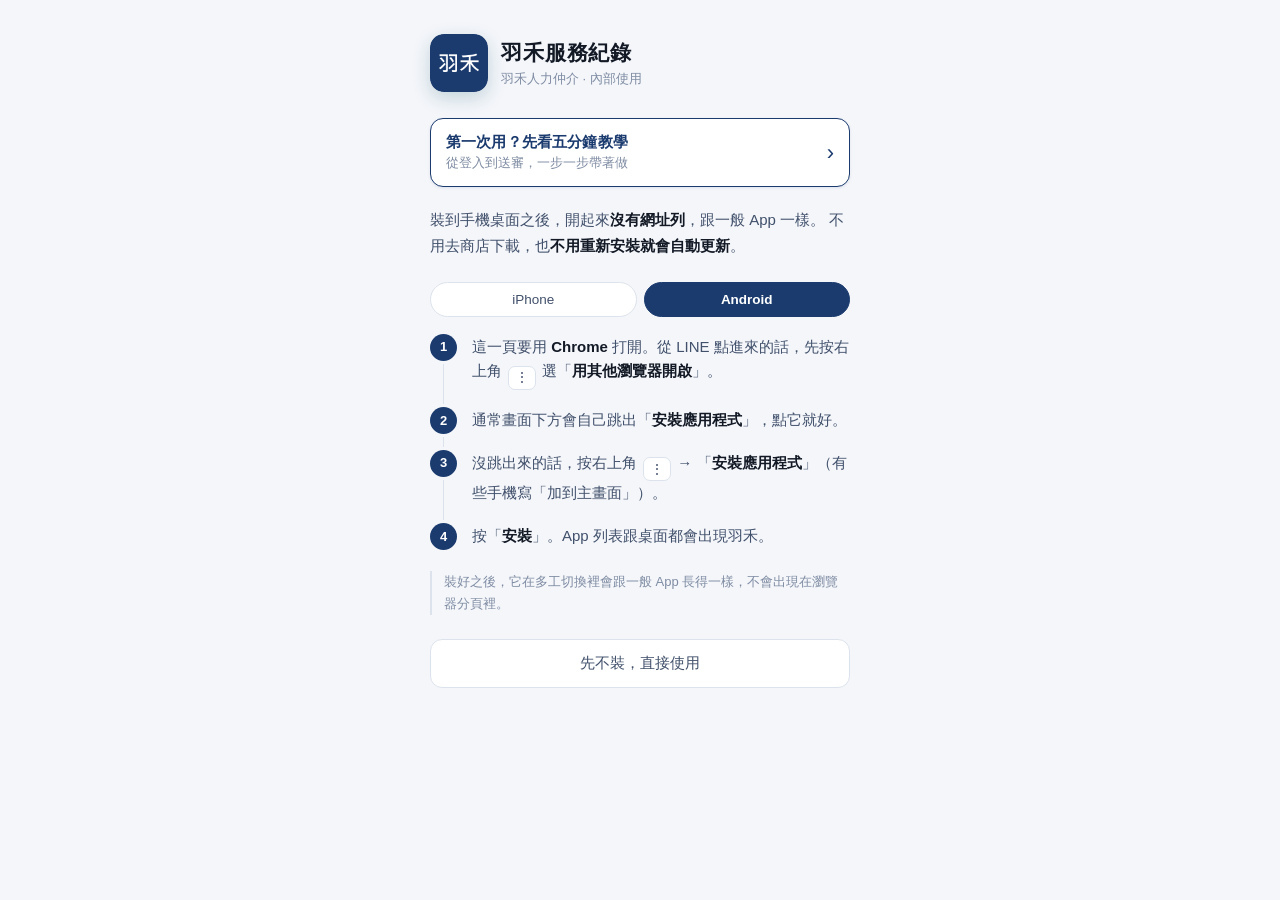
<file: index.html>
<!doctype html>
<html lang="zh-Hant">
<head>
<meta charset="utf-8">
<meta name="viewport" content="width=device-width, initial-scale=1, viewport-fit=cover, user-scalable=no">
<title>羽禾服務紀錄</title>
<link rel="manifest" href="manifest.json">
<meta name="theme-color" content="#1B3B6F">
<link rel="preconnect" href="https://script.google.com">
<link rel="preconnect" href="https://fonts.googleapis.com">
<link rel="preconnect" href="https://fonts.gstatic.com" crossorigin>
<link rel="apple-touch-icon" href="apple-touch-icon.png">
<meta name="apple-mobile-web-app-capable" content="yes">
<meta name="apple-mobile-web-app-status-bar-style" content="black-translucent">
<meta name="apple-mobile-web-app-title" content="羽禾">
<meta name="mobile-web-app-capable" content="yes">
<style>
:root{
  --brand:#1B3B6F; --brand-d:#132B52; --ink:#131A26; --ink2:#41506B; --ink3:#7F8CA3;
  --bg:#F4F6FA; --card:#fff; --line:#DDE3EC;
}
*{box-sizing:border-box}
/* 底色是白的，不是深藍——這一條是修「底部那塊深藍」用的，別改回去。

   2026-09-18 實測：iOS 給這個 PWA 的畫布只有 797px 高，螢幕是 858px。
   差的 61px 在網頁範圍之外，position:fixed 碰不到（試過 iframe 用
   top/bottom 撐開、改 flex，量出來都還是 61px，一毫米沒動）。
   那塊由 iOS 自己塗，用的就是這裡的底色。塗成白的，它就跟底部選單
   連成一片，看起來像選單貼到螢幕底部。

   上面狀態列那一條仍然是深藍：#app 和 #load 都是 fixed、自己帶深藍底，
   蓋在畫布上面，碰得到。 */
html,body{margin:0;height:100%;overflow:hidden;background:#fff;
  font-family:"Helvetica Neue",Helvetica,Arial,-apple-system,BlinkMacSystemFont,"Noto Sans TC","PingFang TC",
    "Microsoft JhengHei",sans-serif;-webkit-text-size-adjust:100%}

/* 狀態列那條由外殼撐出來，底色跟系統的頂欄同一個青色，接起來才不會有一條白邊 */
/* 2026-09-18：底部那條深藍色的空白是這裡造成的。
   iframe 原本用 height:100%，百分比高度要看容器的內容框怎麼算，
   實機上算出來比畫面短，底部沒碰到螢幕邊，露出 #app 的深藍（實測 61px）。

   ⚠️ 試過改成絕對定位 top/bottom 兩邊撐開——那是錯的，整個畫面縮成一小條。
   iframe 是「替換元素」，CSS 規範規定它絕對定位時 height:auto 會回去用
   自己的內建高度（150px），bottom 直接被忽略。

   正解是 flex：#app 撐滿畫面、上面留瀏海的位置，iframe 用 flex:1 吃掉
   剩下的全部。flex 對替換元素是可靠的，而且完全不碰百分比高度。
   min-height:0 是必要的——不寫的話 flex 項目不肯縮到內容高度以下。 */
#app{position:fixed;inset:0;display:flex;flex-direction:column;overflow:hidden;
  padding-top:env(safe-area-inset-top,0px);background:var(--brand)}
#frame{flex:1 1 auto;min-height:0;width:100%;border:0;display:block;background:var(--bg)}
/* ── 更新中的畫面 ─────────────────────────────────────
   換掉 iframe 的那三四秒裡面是一片白——那是瀏覽器在載新頁，不是當掉，
   但看起來一模一樣。這一層蓋在上面，用 App 自己的深藍當底，
   讀起來就是「App 正在做事」，不是「網頁掛了」。

   刻意不用轉圈圈：那是「不知道要多久」的通用符號，哪個網站都長那樣。
   App 自己的圖示配一條掃過去的細線，看起來是這個 App 的一部分。
   圖示的呼吸很慢（2.4 秒一次）——快的動態讀起來焦慮，慢的讀起來是「在跑，別急」。 */
/* ── 開場畫面（2026-09-24 牟佑彬指定 Digital Luxury）─────────
   深海藍 ＋ 玻璃鈦邊標記 ＋ 兩道大光弧 ＋ 1px 金線。

   ⛔ 全部用 CSS 畫，**不可以改成貼一張背景圖**。
      他給的參考圖是 1.3MB 的 PNG；壓成 WebP 還有 200-300KB。
      工人在工廠 4G 上要先下載完那張圖才能開始等 App——
      一張為了「讓等待好看」的圖反而讓等待變長。這一段約 3KB，
      跟著 index.html 一起到，而且任何螢幕尺寸都自動貼合。

   ⚠ 金色只出現三個地方：鈦邊、進度線、頁腳短橫。
     「載入中」是暖白不是金的——金色一多就變廉價感。

   ⚠ 這是**靜態**的，只有那條金線在動，所以只畫一次，
     不會每一幀重繪。大面積模糊在舊手機上很貴。 */
#load{position:fixed;inset:0;z-index:6;display:none;
  background:radial-gradient(120% 90% at 78% -8%,
    #1B3E66 0%, #102540 34%, #0A1729 60%, #060C15 100%);
  color:#fff;overflow:hidden;isolation:isolate;
  opacity:0;transform:scale(1.02);
  transition:opacity .34s ease, transform .34s cubic-bezier(.32,.72,0,1)}
#load.on{display:block;opacity:1;transform:none}

/* 上面那道像星球的弧：一個巨大的圓，只有邊緣 1.6px 吃到光 */
#load .arc{position:absolute;width:215%;aspect-ratio:1;border-radius:50%;
  left:-115%;top:-22%;pointer-events:none;
  background:radial-gradient(circle at 34% 30%,
    rgba(128,182,246,.26) 0%, rgba(46,98,160,.15) 34%, rgba(12,26,44,.05) 56%, rgba(8,16,28,0) 68%)}
#load .arc::after{content:'';position:absolute;inset:0;border-radius:50%;
  background:conic-gradient(from 8deg, transparent 0deg,
    rgba(190,225,255,.06) 18deg, rgba(210,232,252,.34) 44deg,
    rgba(150,200,250,.14) 72deg, transparent 112deg);
  -webkit-mask:radial-gradient(farthest-side,transparent calc(100% - 1.6px),#000 calc(100% - 1.6px));
  mask:radial-gradient(farthest-side,transparent calc(100% - 1.6px),#000 calc(100% - 1.6px));
  /* ⛔ 這一層**不可以加旋轉動畫**。2026-09-24 實測：
     轉它的話 iPhone 13 上只剩 11fps（每幀 90ms，預算是 16ms）。
     原因是它是一個 839px 帶 radial-gradient 遮罩的圖層，
     每一幀都要重新光欄化。要「光沿著弧跑」請用下面的 .orb。 */}
/* 弧最亮處的暈。沒有這一層，邊緣會硬得像畫上去的 */
#load .halo{position:absolute;width:62%;aspect-ratio:1;right:-20%;top:2%;
  border-radius:50%;pointer-events:none;
  background:radial-gradient(circle,rgba(180,220,255,.20) 0%,transparent 66%);
  filter:blur(18px)}

/* 下面那道地平線 */
#load .hz{position:absolute;width:300%;height:150%;left:-100%;top:74%;
  border-radius:50%;pointer-events:none;
  background:radial-gradient(ellipse at 50% 8%,
    rgba(28,64,106,.62) 0%, rgba(12,26,44,.86) 40%, #060B12 72%)}
#load .hz::after{content:'';position:absolute;inset:0;border-radius:50%;
  background:conic-gradient(from 330deg, transparent 0deg,
    rgba(160,205,250,.18) 14deg, rgba(232,244,255,.80) 30deg,
    rgba(150,195,245,.20) 46deg, transparent 64deg);
  -webkit-mask:radial-gradient(farthest-side,transparent calc(100% - 1.4px),#000 calc(100% - 1.4px));
  mask:radial-gradient(farthest-side,transparent calc(100% - 1.4px),#000 calc(100% - 1.4px))}
#load .hz::before{content:'';position:absolute;left:24%;right:18%;top:-3%;height:10%;
  background:radial-gradient(ellipse,rgba(200,230,255,.30),transparent 70%);
  filter:blur(11px)}

/* ── 弧上的流光（第二版，2026-09-24）──────────────────

   ★ 關鍵：【不旋轉，只淡入淡出】。
     四層靜止的亮邊，亮帶各在不同角度，輪流淡入淡出——
     看起來就是光沿著弧在跑。

   ⛔ 為什麼不直接轉（2026-09-24 實測，iPhone 13）：
       什麼都不動        16ms/幀  ← 預算
       整片弧旋轉        90ms/幀  ← 11fps
       光點沿著弧跑      29ms/幀  ← 34fps
     前兩種都是因為它們每一幀都要重新光柵化一個 839px 的遮罩圖層。
     opacity 不一樣——那是合成器的工作，圖層只畫一次。

   ⚠ 只有四個角度，所以週期要慢（22 秒）並且讓相鄰兩層重疊——
     快了或不重疊的話光會「跳」，那比不動還難看。 */
#load .arc .g{position:absolute;inset:0;border-radius:50%;opacity:0;
  -webkit-mask:radial-gradient(farthest-side,transparent calc(100% - 1.6px),#000 calc(100% - 1.6px));
  mask:radial-gradient(farthest-side,transparent calc(100% - 1.6px),#000 calc(100% - 1.6px));
  animation:glow 22s linear infinite}
#load .arc .g1{background:conic-gradient(from 350deg,transparent 0deg,
  rgba(190,225,255,.12) 16deg,rgba(232,244,255,.88) 40deg,
  rgba(150,200,250,.30) 66deg,transparent 104deg);animation-delay:0s}
#load .arc .g2{background:conic-gradient(from 20deg,transparent 0deg,
  rgba(190,225,255,.12) 16deg,rgba(232,244,255,.88) 40deg,
  rgba(150,200,250,.30) 66deg,transparent 104deg);animation-delay:-16.5s}
#load .arc .g3{background:conic-gradient(from 50deg,transparent 0deg,
  rgba(190,225,255,.12) 16deg,rgba(232,244,255,.88) 40deg,
  rgba(150,200,250,.30) 66deg,transparent 104deg);animation-delay:-11s}
#load .arc .g4{background:conic-gradient(from 80deg,transparent 0deg,
  rgba(190,225,255,.12) 16deg,rgba(232,244,255,.88) 40deg,
  rgba(150,200,250,.30) 66deg,transparent 104deg);animation-delay:-5.5s}
/* 四層各亮四分之一的時間，頭尾各留一段重疊。 */
@keyframes glow{
  0%{opacity:0} 6%{opacity:1} 25%{opacity:1} 31%{opacity:0} 100%{opacity:0}}

/* ⛔ 這裡曾經有一顆「沿著大弧跑的光點」，2026-09-24 拿掉了。

   實測（scripts/splash_shot.js，iPhone 13）：
     什麼都不動          16ms/幀   ← 預算
     只有 logo 邊框流光   16ms/幀   ← 免費，留著
     光點沿著弧跑        29ms/幀   ← 34fps
     整片弧旋轉          90ms/幀   ← 11fps，第一版就是這個

   光點那一版已經把「轉的是 0 尺寸容器」「推成獨立圖層」都做了，
   還是 29ms——因為它經過的地方底下是那幾層大面積漸層，
   移動就要重新合成那一塊。**不要再試一次同樣的做法。**

   ⚠ 這是載入畫面：卡頓在這一刻讀起來就是「這個 App 很慢」，
     而那正好是它要避免的印象。 */

#load .mid{position:absolute;left:0;right:0;top:44%;transform:translateY(-50%);
  display:flex;flex-direction:column;align-items:center;padding:0 28px;z-index:2}

/* 玻璃＋鈦邊。⚠ 不是圖片——原本這裡是 <img src="icon-192.png">，
   換成純 CSS 之後連那一次請求也省掉了。 */
#load .ic{width:78px;height:78px;border-radius:22px;position:relative;
  background:linear-gradient(152deg,rgba(255,255,255,.14),rgba(255,255,255,.02) 58%);
  -webkit-backdrop-filter:blur(7px) saturate(130%);
  backdrop-filter:blur(7px) saturate(130%);
  display:flex;align-items:center;justify-content:center;
  box-shadow:0 14px 34px -14px rgba(0,0,0,.8),inset 0 1px 0 rgba(255,255,255,.22)}
/* 鈦邊：1px 漸層描邊。亮金→暗金→亮金，所以邊框會「轉折」，像金屬在反光 */
#load .ic::before{content:'';position:absolute;inset:0;border-radius:22px;padding:1px;
  background:linear-gradient(145deg,#F0DFBB 0%,#D9BE8A 22%,
    rgba(140,119,72,.35) 52%,#D9BE8A 82%,#F0DFBB 100%);
  -webkit-mask:linear-gradient(#000 0 0) content-box,linear-gradient(#000 0 0);
  mask:linear-gradient(#000 0 0) content-box,linear-gradient(#000 0 0);
  -webkit-mask-composite:xor;mask-composite:exclude;pointer-events:none}
/* 玻璃面上那一道斜光 */
#load .ic::after{content:'';position:absolute;inset:0;border-radius:22px;
  pointer-events:none;background:linear-gradient(118deg,
    rgba(255,255,255,.20) 0%,rgba(255,255,255,.06) 28%,transparent 44%)}

/* ── 邊框流光（牟佑彬 2026-09-24：「亮光順著線條跑」）─────────
   一個會轉的圓錐漸層，被遮成只剩 1px 的環 → 亮點就沿著圓角方框跑。

   ⛔ 用 transform:rotate，不要用 @property 動 custom property。
      後者在舊 iOS（16.4 以前）不會動，而且失敗時是**安靜的**；
      transform 從 iOS 9 就有，退化路徑也只是「不轉」，邊框還在。
   ⚠ 轉一圈 4.6 秒。再快就變成「轉圈圈的等待符號」，
     那正是這個方向要避開的東西。 */
#load .ic .edge{position:absolute;inset:0;border-radius:22px;padding:1px;
  overflow:hidden;pointer-events:none;
  -webkit-mask:linear-gradient(#000 0 0) content-box,linear-gradient(#000 0 0);
  mask:linear-gradient(#000 0 0) content-box,linear-gradient(#000 0 0);
  -webkit-mask-composite:xor;mask-composite:exclude}
#load .ic .edge::before{content:'';position:absolute;left:50%;top:50%;
  width:210%;aspect-ratio:1;margin:-105% 0 0 -105%;
  background:conic-gradient(from 0deg,transparent 0 62%,
    rgba(240,223,187,.30) 72%,#FFF6E0 80%,rgba(240,223,187,.30) 88%,transparent 96%);
  animation:edgerun 4.6s linear infinite;will-change:transform}
@keyframes edgerun{to{transform:rotate(360deg)}}
#load .ic b{font-family:"Songti TC","Noto Serif TC",Georgia,serif;
  font-size:30px;font-weight:400;letter-spacing:.06em;color:#F0DFBB;
  line-height:1;position:relative;z-index:1;
  text-shadow:0 0 14px rgba(217,190,138,.35)}

/* 1px 金線。⛔ 進度是真的（見下面 loadStep），不要改成來回掃的假動畫。 */
#load .bar{width:136px;height:1px;margin-top:27px;overflow:hidden;
  background:rgba(255,255,255,.13)}
#load .bar i{display:block;height:100%;width:0;
  background:linear-gradient(90deg,rgba(217,190,138,.25),#F0DFBB);
  box-shadow:0 0 8px 0 rgba(240,223,187,.55);
  transition:width .45s cubic-bezier(.2,.7,.2,1)}
#load .msg{margin:16px 0 0;font-size:10.5px;font-weight:400;letter-spacing:.42em;
  text-indent:.42em;color:rgba(233,220,192,.62)}
#load .sub{margin:11px 0 0;font-size:12.5px;line-height:1.5;text-align:center;
  color:rgba(255,255,255,.5);min-height:1.5em;max-width:16em}

#load .sig{position:absolute;left:0;right:0;bottom:calc(env(safe-area-inset-bottom) + 7%);
  text-align:center;z-index:2;margin:0}
#load .sig span{font-size:8px;letter-spacing:.34em;text-indent:.34em;
  color:rgba(217,190,138,.44)}
#load .sig u{display:block;width:34px;height:1px;background:rgba(217,190,138,.34);
  margin:9px auto 0}

@media (prefers-reduced-motion:reduce){
  #load{transition:none;transform:none}
  #load .bar i{transition:none}      /* 進度照走，只是不要滑動 */
  /* ⛔ 關掉動畫的人要看到「靜止但完整」的樣子，不是殘缺的樣子。
     流光停在右上（亮點停在邊框最自然的位置），大弧停在原角度。 */
  #load .ic .edge::before{animation:none;transform:rotate(38deg)}
  /* 四層只留第二層靜止點亮，不要四層疊在一起。 */
  #load .arc .g{animation:none;opacity:0}
  #load .arc .g2{opacity:1}
}

/* ── 安裝說明 ───────────────────────────────────────
   同事拿到的是一條連結，不是安裝檔。這一頁要在三秒內
   讓他知道「在自己這支手機上」要按哪裡。 */
#gate{position:fixed;inset:0;z-index:9;background:var(--bg);color:var(--ink);
  overflow-y:auto;padding:calc(env(safe-area-inset-top) + 34px) 22px
    calc(env(safe-area-inset-bottom) + 30px)}
#gate.hide{display:none}
.wrap{max-width:420px;margin:0 auto}
.mark{display:flex;align-items:center;gap:13px;margin-bottom:26px}
.mark img{width:58px;height:58px;border-radius:14px;display:block;
  box-shadow:0 6px 18px rgba(21,97,109,.22)}
.mark h1{margin:0;font-size:21px;letter-spacing:.04em}
.mark p{margin:3px 0 0;font-size:13px;color:var(--ink3)}

/* 教學入口放在最上面：第一次開這頁的人最需要的就是它。
   白底藍字，看得出可以按，但不跟主要動作「直接安裝」（實心深藍）搶份量。 */
.guide{display:flex;align-items:center;gap:12px;text-decoration:none;
  padding:14px 15px;margin:0 0 20px;border-radius:13px;
  border:1px solid var(--brand);background:var(--card);
  box-shadow:0 1px 3px rgba(27,59,111,.10)}
.guide span{flex:1;min-width:0}
.guide b{display:block;font-size:15px;color:var(--brand);letter-spacing:.01em}
.guide em{display:block;font-style:normal;font-size:12.5px;color:var(--ink3);margin-top:3px}
.guide i{flex:none;font-size:22px;line-height:1;color:var(--brand);font-style:normal}
.guide:active{background:#F0F4FB}

.lead{font-size:15px;line-height:1.75;color:var(--ink2);margin:0 0 22px}
.lead b{color:var(--ink)}

.plat{display:flex;gap:7px;margin-bottom:18px}
.plat button{flex:1;padding:9px;border-radius:99px;border:1px solid var(--line);
  background:var(--card);font-family:inherit;font-size:13.5px;color:var(--ink2);cursor:pointer}
.plat button.on{background:var(--brand);border-color:var(--brand);color:#fff;font-weight:700}

ol{list-style:none;counter-reset:s;margin:0 0 22px;padding:0}
ol li{counter-increment:s;position:relative;padding:0 0 18px 42px;font-size:15px;
  line-height:1.65;color:var(--ink2)}
ol li::before{content:counter(s);position:absolute;left:0;top:-1px;width:27px;height:27px;
  border-radius:50%;background:var(--brand);color:#fff;font-size:13px;font-weight:700;
  display:flex;align-items:center;justify-content:center}
ol li::after{content:"";position:absolute;left:13px;top:29px;bottom:4px;width:1px;
  background:var(--line)}
ol li:last-child{padding-bottom:0}
ol li:last-child::after{display:none}
ol li b{color:var(--ink)}
.ic{display:inline-flex;align-items:center;justify-content:center;min-width:24px;height:24px;
  padding:0 6px;border:1px solid var(--line);border-radius:7px;background:var(--card);
  font-size:14px;vertical-align:-6px;margin:0 2px}

.note{font-size:13px;line-height:1.7;color:var(--ink3);border-left:2px solid var(--line);
  padding-left:12px;margin:0 0 24px}

.acts{display:flex;flex-direction:column;gap:9px}
.acts button{width:100%;padding:14px;border-radius:12px;font-family:inherit;font-size:15px;
  cursor:pointer;border:1px solid var(--line);background:var(--card);color:var(--ink2)}
.acts button.p{background:var(--brand);border-color:var(--brand);color:#fff;font-weight:700}
#installBtn{display:none}

/* 嵌不進來的時候要講話，不要只留一片空白 */
#fallback{position:fixed;left:0;right:0;bottom:0;z-index:8;display:none;
  background:var(--card);border-top:1px solid var(--line);
  padding:13px 16px calc(env(safe-area-inset-bottom) + 13px);
  font-size:13.5px;line-height:1.6;color:var(--ink2)}
#fallback a{color:var(--brand);font-weight:700}
</style>
</head>
<body>


<!-- 一開始就蓋著：第一次開啟要等 Apps Script 冷啟動＋下載版面檔，
     在 4G 上好幾秒，中間是一片空的灰色（那是空 iframe 的底色）。
     下拉更新換 iframe 時也是同一個畫面。收掉的時機見下面的 hideLoad。 -->
<div id="load" class="on" aria-live="polite">
  <!-- 三層光。⚠ 順序不能換：地平線要壓在星球弧上面。 -->
  <span class="arc" aria-hidden="true"><span class="g g1"></span><span class="g g2"></span><span class="g g3"></span><span class="g g4"></span></span>
  <span class="halo" aria-hidden="true"></span>
  <span class="hz" aria-hidden="true"></span>
  <div class="mid">
    <!-- ⚠ 以前這裡是 <img src="icon-192.png">。換成純 CSS 的玻璃方塊，
         連那一次圖片請求都省掉了——而那一次請求正好卡在最不該卡的時候。 -->
    <div class="ic"><span class="edge" aria-hidden="true"></span><b>羽禾</b></div>
    <div class="bar"><i></i></div>
    <p class="msg" id="loadMsg">載入中</p>
    <p class="sub" id="loadSub"></p>
  </div>
  <p class="sig"><span>YU HER MANAGEMENT</span><u></u></p>
</div>
<div id="app">
  <!-- src 由下面的 script 組出來：網址帶 ?code= 時會一起傳進去，
       讓每個人用自己的專屬連結，不必把全公司的碼印在同一份手冊裡。 -->
  <iframe id="frame" title="羽禾服務紀錄"
          allow="clipboard-write; camera"></iframe>
</div>

<div id="fallback">
  這裡打不開的話，
  <a id="direct" href="https://script.google.com/macros/s/AKfycbycLQO2yrDYoKEl0DwIC07-Ll8nuLCxrIUhawIrBH1aWbIyislfe9VsonWBW8zYbdudSA/exec?page=svc"
     target="_blank" rel="noopener">用瀏覽器直接開啟</a>，功能一模一樣。
</div>

<div id="gate" class="hide">
  <div class="wrap">
    <div class="mark">
      <img src="icon-192.png" alt="">
      <div>
        <h1>羽禾服務紀錄</h1>
        <p>羽禾人力仲介 · 內部使用</p>
      </div>
    </div>

    <a class="guide" href="guide.html">
      <span>
        <b>第一次用？先看五分鐘教學</b>
        <em>從登入到送審，一步一步帶著做</em>
      </span>
      <i aria-hidden="true">›</i>
    </a>

    <p class="lead">裝到手機桌面之後，開起來<b>沒有網址列</b>，跟一般 App 一樣。
      不用去商店下載，也<b>不用重新安裝就會自動更新</b>。</p>

    <div class="plat">
      <button type="button" data-p="ios">iPhone</button>
      <button type="button" data-p="and">Android</button>
    </div>

    <ol id="steps"></ol>

    <p class="note" id="note"></p>

    <div class="acts">
      <button type="button" class="p" id="installBtn">直接安裝</button>
      <button type="button" id="skip">先不裝，直接使用</button>
    </div>
  </div>
</div>

<script>
(function(){
  var $ = function(id){ return document.getElementById(id); };
  var ua = navigator.userAgent;
  var isIOS = /iPad|iPhone|iPod/.test(ua) ||
              (navigator.platform === 'MacIntel' && navigator.maxTouchPoints > 1);
  var standalone = window.matchMedia('(display-mode: standalone)').matches ||
                   window.navigator.standalone === true;

  var STEPS = {
    ios: [
      '這一頁要用 <b>Safari</b> 打開。如果是從 LINE 點進來的，先按右下角的 '+
        '<span class="ic">⋯</span> 選「<b>用預設瀏覽器開啟</b>」。',
      '按畫面<b>最下面中間</b>的分享鍵 <span class="ic">↑</span>（一個方框往上的箭頭）。',
      '往下滑，找到「<b>加入主畫面</b>」。',
      '右上角按「<b>新增</b>」。桌面就會出現羽禾的圖示。'
    ],
    and: [
      '這一頁要用 <b>Chrome</b> 打開。從 LINE 點進來的話，先按右上角 '+
        '<span class="ic">⋮</span> 選「<b>用其他瀏覽器開啟</b>」。',
      '通常畫面下方會自己跳出「<b>安裝應用程式</b>」，點它就好。',
      '沒跳出來的話，按右上角 <span class="ic">⋮</span> → 「<b>安裝應用程式</b>」'+
        '（有些手機寫「加到主畫面」）。',
      '按「<b>安裝</b>」。App 列表跟桌面都會出現羽禾。'
    ]
  };
  var NOTE = {
    ios: 'iPhone 一定要用 Safari，Chrome 或 LINE 內建的瀏覽器沒有「加入主畫面」這個選項。',
    and: '裝好之後，它在多工切換裡會跟一般 App 長得一樣，不會出現在瀏覽器分頁裡。'
  };

  function show(p){
    $('steps').innerHTML = STEPS[p].map(function(t){ return '<li>'+t+'</li>'; }).join('');
    $('note').innerHTML = NOTE[p];
    [].forEach.call(document.querySelectorAll('.plat button'), function(b){
      b.className = (b.dataset.p === p) ? 'on' : '';
    });
  }
  [].forEach.call(document.querySelectorAll('.plat button'), function(b){
    b.addEventListener('click', function(){ show(b.dataset.p); });
  });
  show(isIOS ? 'ios' : 'and');

  // 裝過了、或者已經按過「先不裝」就不要再擋路
  var skipped = false;
  try { skipped = localStorage.getItem('yuher.skip') === '1'; } catch(e){}
  if(!standalone && !skipped) $('gate').classList.remove('hide');

  $('skip').addEventListener('click', function(){
    try { localStorage.setItem('yuher.skip','1'); } catch(e){}
    $('gate').classList.add('hide');
  });

  // Android 的 Chrome 會把安裝提示交給我們自己觸發，那就給一顆按鈕
  var deferred = null;
  window.addEventListener('beforeinstallprompt', function(e){
    e.preventDefault(); deferred = e;
    $('installBtn').style.display = '';
  });
  $('installBtn').addEventListener('click', function(){
    if(!deferred) return;
    deferred.prompt();
    deferred.userChoice.then(function(){ deferred = null;
      $('installBtn').style.display = 'none'; });
  });
  window.addEventListener('appinstalled', function(){
    try { localStorage.setItem('yuher.skip','1'); } catch(e){}
    $('gate').classList.add('hide');
  });

  // 嵌不進來（被瀏覽器擋掉）的話，十秒後給一條退路，不要留一片空白
  var loaded = false;
  $('frame').addEventListener('load', function(){ loaded = true; });
  setTimeout(function(){ if(!loaded) $('fallback').style.display = 'block'; }, 10000);

  /* 系統裡按「下拉更新」或「有新版本」時，由外殼來重載那個 iframe。
     裡面自己 location.reload() 重載的是 Apps Script 的沙箱網址，
     常常重載不回來變空白。網址後面加時間戳是為了繞過瀏覽器快取——
     不加的話按了等於沒按，還是拿到同一份舊畫面。

     ⚠️ 2026-09-18 修正：原本在這裡先讀一次 getAttribute('src') 存成 BASE。
     但 <iframe> 標籤上根本沒有 src，它是下面第二個 <script> 的 IIFE 才設的，
     而這一段在第一個 <script> 裡——所以 BASE 一直都是 null，
     按更新等於把 iframe 導到 https://mousteven.github.io/yuher-app/null&t=…
     （實測 404）。**下拉更新從來沒有真正動作過**，同事只好關掉 App 重開。

     改成按下去的當下才讀現在的網址，沒有先後順序的問題；
     順便把舊的 &t= 切掉，連按幾次不會愈接愈長。 */
  /* ⚠️ Apps Script 會在我們的 iframe 裡面再包一層（sandboxFrame），
     所以 $('frame').contentWindow 是 Google 的包裝層，不是程式真正跑的地方。
     往那裡送訊息送不到。但程式送訊息過來時，ev.source 就是它自己的視窗——
     記下來，之後要回話就對著它講。 */
  var APP_WIN = null;
  window.addEventListener('message', function(ev){
    var d = ev.data;
    if(!d || !d.yuher) return;
    APP_WIN = ev.source || APP_WIN;
    /* ⚠️ 只認 shown，不要「收到任何訊息就收」。
       ready 是程式一開始跑就送的，那時候資料還沒抓、畫面還是空的，
       那時收掉遮罩，使用者會看到深藍消失之後又一片白（他回報過）。
       shown 是程式那邊確認「畫面上有東西了」才送的。 */
    if(d.yuher === 'ready') loadStep(86);
    if(d.yuher === 'shown'){ loadStep(100); return; }   // 跑滿之後才切
    if(d.yuher === 'reload'){
      var cur = $('frame').src || '';
      if(!cur) return;                       // 還沒載入就不要亂導
      showLoad();
      $('frame').src = cur.split('&t=')[0] + '&t=' + Date.now();
    } else if(d.yuher === 'ready'){
      /* 頂端安全區域那一條由外殼塗色，程式告訴我們它的頂欄是什麼顏色。
         底部不用塗了：iframe 現在自己貼到螢幕底部，底欄是程式自己畫的。 */
      if(d.top) $('app').style.background = d.top;
      /* 漸層要疊在純色上面：舊版程式不會送 topGrad，那時候純色就是後備。 */
      $('app').style.backgroundImage = d.topGrad || 'none';
      sendInsets();
    }
  });

  /* ── 載入／更新遮罩 ────────────────────────────────────
     第一次開啟要等 Apps Script 冷啟動＋下載版面檔，在 4G 上好幾秒；
     下拉更新換 iframe 時一樣。中間畫面是一片空的灰色（空 iframe 的底色），
     看起來跟當掉一模一樣。所以遮罩一開始就蓋著（HTML 裡直接帶 class="on"），
     等程式出聲才收。

     拖久了要說話。一直只寫「載入中」，人會開始懷疑是不是卡住——
     講出「現在到哪了」比多一個轉圈圈有用得多。 */
  var LOAD_T = [];
  function clearLoadTimers(){
    LOAD_T.forEach(clearTimeout);
    LOAD_T = [];
  }

  /* ── 進度條 ──────────────────────────────────────────
     四個里程碑都是真的發生的事，不是計時器假裝的：

       0 →  30   一開始，還在等 Apps Script 回那一頁
       →  62     iframe 載完了（那一頁到了，版面檔還在下載）
       →  86     程式開始跑（ready）
       → 100     畫面真的畫好了（shown）→ 跑滿，然後才切過去

     每一段之間用「每 180 毫秒往上限逼近一點點」慢慢爬，
     這樣它永遠在動、不會看起來卡住，但也永遠不會超過真實進度。
     這是 YouTube、GitHub 那種進度條的做法——重點不是精準，
     是「它一直在前進」這件事讓人願意等。 */
  var LOAD_P = 0, LOAD_CAP = 30, LOAD_TICK = null;
  function paintP(){
    var el = document.querySelector('#load .bar i');
    if(el) el.style.width = LOAD_P + '%';
  }
  function creep(){
    if(LOAD_P < LOAD_CAP){ LOAD_P += (LOAD_CAP - LOAD_P) * 0.16; paintP(); }
  }
  function loadStep(cap){
    if(cap <= LOAD_CAP && cap < 100) return;    // 只往前，不倒退
    LOAD_CAP = cap;
    if(cap >= 100){
      clearInterval(LOAD_TICK); LOAD_TICK = null;
      LOAD_P = 100; paintP();
      /* 跑滿之後停一下再切。少了這 220 毫秒，進度條會在「看起來還沒滿」
         的瞬間消失，讀起來像被打斷，不像完成。 */
      setTimeout(hideLoad, 220);
      return;
    }
    LOAD_P = Math.max(LOAD_P, cap * 0.55); paintP();
  }
  function startLoadTimers(){
    clearLoadTimers();
    LOAD_T = [
      setTimeout(function(){ $('loadSub').textContent = '正在下載版面…'; }, 3500),
      setTimeout(function(){ $('loadSub').textContent = '網路有點慢，再等一下'; }, 10000),
      /* 20 秒還沒回來就不要再假裝了，給一句他真的做得到的事 */
      setTimeout(function(){
        $('loadSub').textContent = '還是沒回來的話，關掉 App 重開比較快';
      }, 20000)
    ];
  }
  /* 按更新才叫「更新中」，第一次開啟是「載入中」——講的是不同件事 */
  function showLoad(){
    $('loadMsg').textContent = '更新中';
    $('loadSub').textContent = '';
    $('load').style.opacity = '';
    $('load').classList.add('on');
    LOAD_P = 0; LOAD_CAP = 30; paintP();
    clearInterval(LOAD_TICK);
    LOAD_TICK = setInterval(creep, 180);
    startLoadTimers();
  }
  function hideLoad(){
    clearLoadTimers();
    clearInterval(LOAD_TICK); LOAD_TICK = null;
    var el = $('load');
    if(!el || !el.classList.contains('on')) return;
    /* 淡出再拿掉，不要直接消失。底下的畫面已經畫好了，
       讓它從深藍後面浮出來，比硬切自然。 */
    el.style.opacity = '0';
    setTimeout(function(){ el.classList.remove('on'); el.style.opacity = ''; }, 240);
  }

  startLoadTimers();          // 遮罩一開始就蓋著，計時也要一開始就跑
  LOAD_TICK = setInterval(creep, 180);
  paintP();

  /* 保險一：程式出不了聲（版面檔掛了、或同事手上還是舊版不會送 shown）時，
     iframe 載完十二秒也收掉。設長一點是刻意的——正常情況下 shown 兩三秒就到，
     這條根本輪不到；設太短反而會在慢速網路下提早收掉，白畫面又冒出來。 */
  $('frame').addEventListener('load', function(){
    loadStep(62);                       // 那一頁到了，版面檔還在下載
    setTimeout(hideLoad, 12000);
  });
  /* 保險二：不管發生什麼事，35 秒後一定拿掉。
     寧可讓他看到壞掉的畫面自己判斷，也不要把他鎖在一片深藍裡什麼都不能做。 */
  setTimeout(function(){ try{ hideLoad(); }catch(e){} }, 35000);

  /* iPhone 底部那條 home 指示線的高度，iframe 裡面讀不到
     （env(safe-area-inset-*) 只有最外層的頁面拿得到）。
     結果就是系統的底部選單停在指示線上方，外殼的底色從下面露出來——
     原生 App 不會這樣，因為它的選單會一路鋪到螢幕最底下。
     這裡由外殼量好再傳進去，系統才有辦法把選單墊到底。 */
  function sendInsets(){
    var probe = document.createElement('div');
    probe.style.cssText = 'position:fixed;left:0;bottom:0;width:0;' +
      'height:env(safe-area-inset-bottom,0px)';
    document.body.appendChild(probe);
    var bottom = probe.offsetHeight;
    probe.remove();
    /* 畫布比螢幕矮的時候，底部那條橫線（home indicator）根本在畫布外面，
       程式不需要再自己留一份空間——留了就是白白多一條空白。
       2026-09-18 實測他的手機：螢幕 858、畫布 797，差 61。
       畫布有到底的手機差值是 0，那時候照樣回報真正的安全區域。 */
    if (screen.height - innerHeight > 20) bottom = 0;
    var w = APP_WIN || $('frame').contentWindow;   // 還沒打招呼之前只能先試包裝層
    try {
      w.postMessage({ yuher: 'insets', bottom: bottom }, '*');
    } catch(e){}
  }
  $('frame').addEventListener('load', function(){ setTimeout(sendInsets, 400); });
  addEventListener('resize', sendInsets);
  addEventListener('orientationchange', function(){ setTimeout(sendInsets, 300); });

  if('serviceWorker' in navigator){
    window.addEventListener('load', function(){
      navigator.serviceWorker.register('sw.js').catch(function(){});
    });
  }
})();
</script>
<script>
/* 個人專屬連結：https://mousteven.github.io/yuher-app/?code=1234
   把 code 往下傳給 Apps Script，App 會直接用它登入，同事不用手動輸入。

   兩個細節：
   · 只收 1–40 個英數與連字號，其他一律忽略——不要讓網址參數變成注入點
     （**是 1 不是 4**：小倩的碼只有一位數 `0`，寫成 {4,40} 她就進不去了）
   · 帶進去之後把它從網址列拿掉（replaceState），
     免得同事把「含自己登入碼的網址」截圖轉給別人 */
(function () {
  var BASE = 'https://script.google.com/macros/s/AKfycbycLQO2yrDYoKEl0DwIC07-Ll8nuLCxrIUhawIrBH1aWbIyislfe9VsonWBW8zYbdudSA/exec?page=svc';
  var code = '';
  try {
    var m = /[?&]code=([A-Za-z0-9-]{1,40})/.exec(location.search);
    if (m) code = m[1];
  } catch (e) {}

  var url = BASE + (code ? ('&code=' + encodeURIComponent(code)) : '');
  var f = document.getElementById('frame');
  if (f) f.src = url;
  var d = document.getElementById('direct');
  if (d) d.href = url;

  if (code) {
    try {
      history.replaceState(null, '', location.pathname);
    } catch (e2) {}
  }
})();
</script>
</body>
</html>
</file>
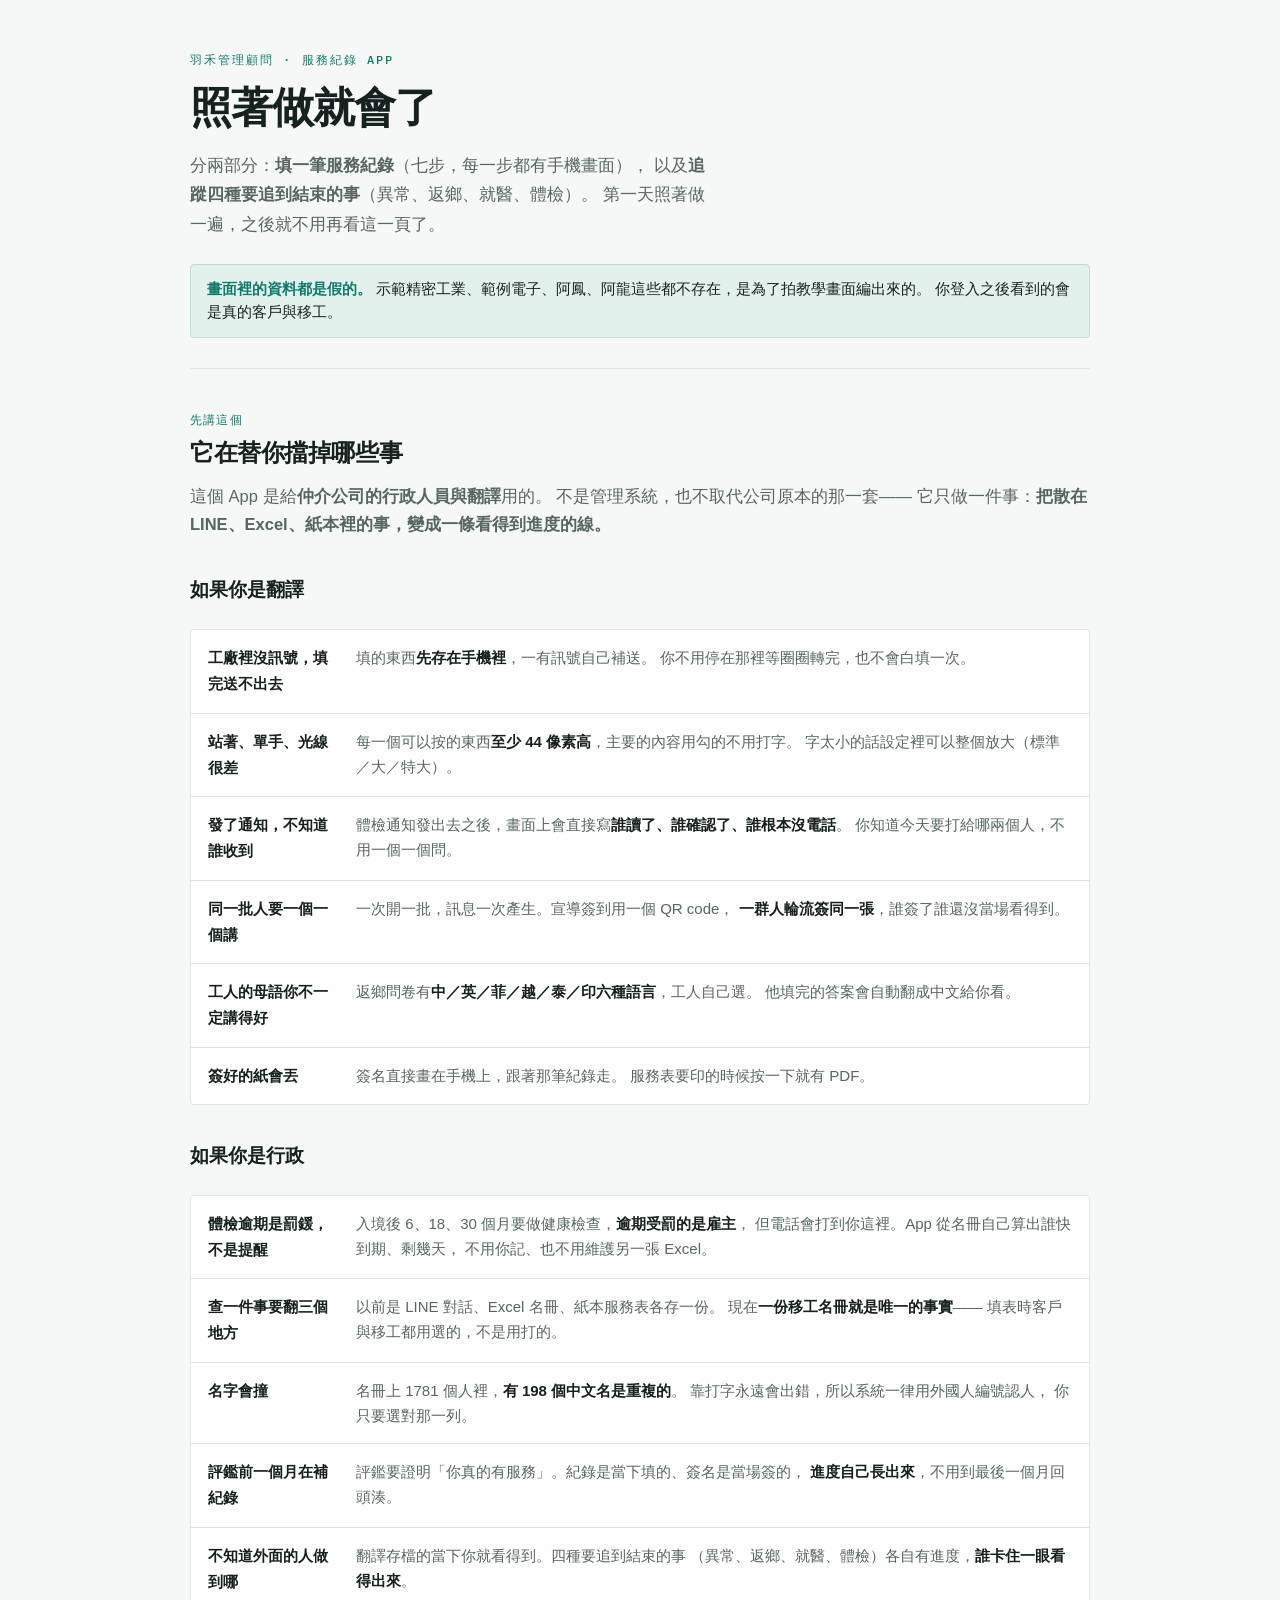
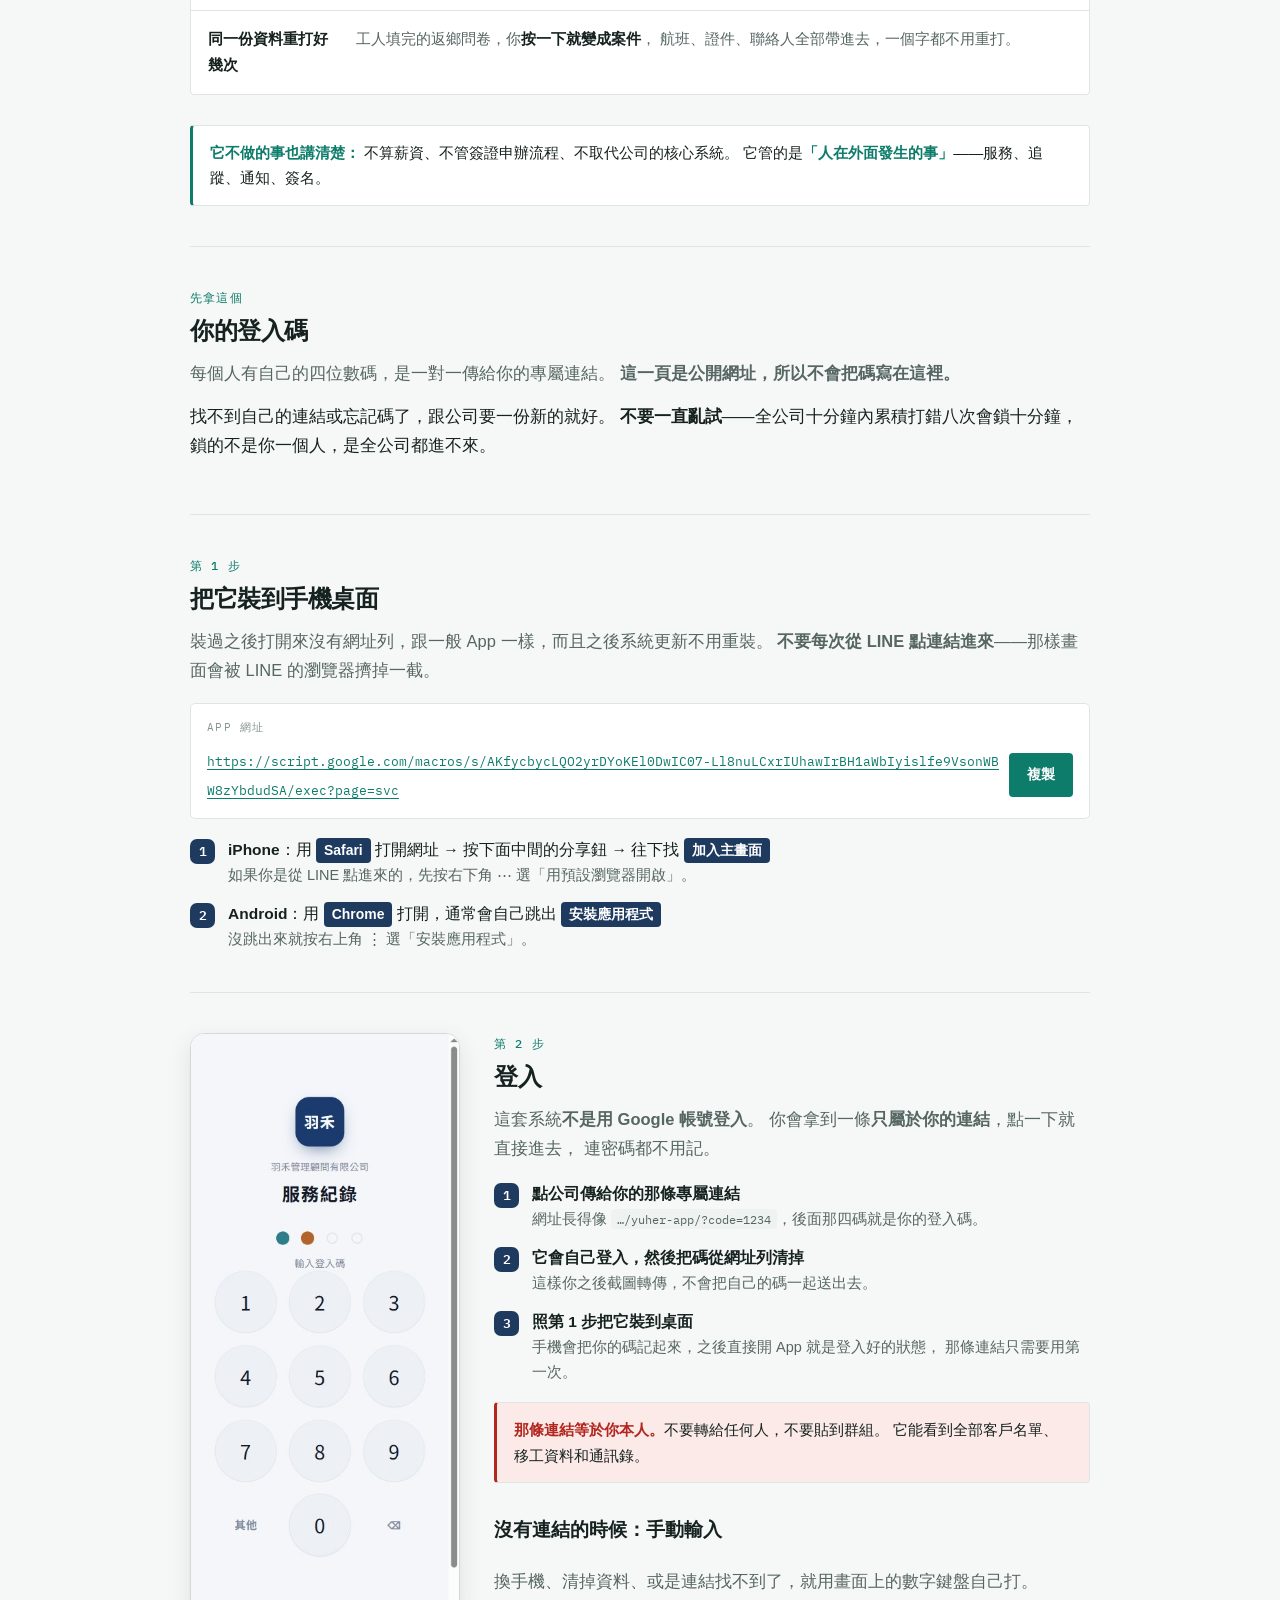
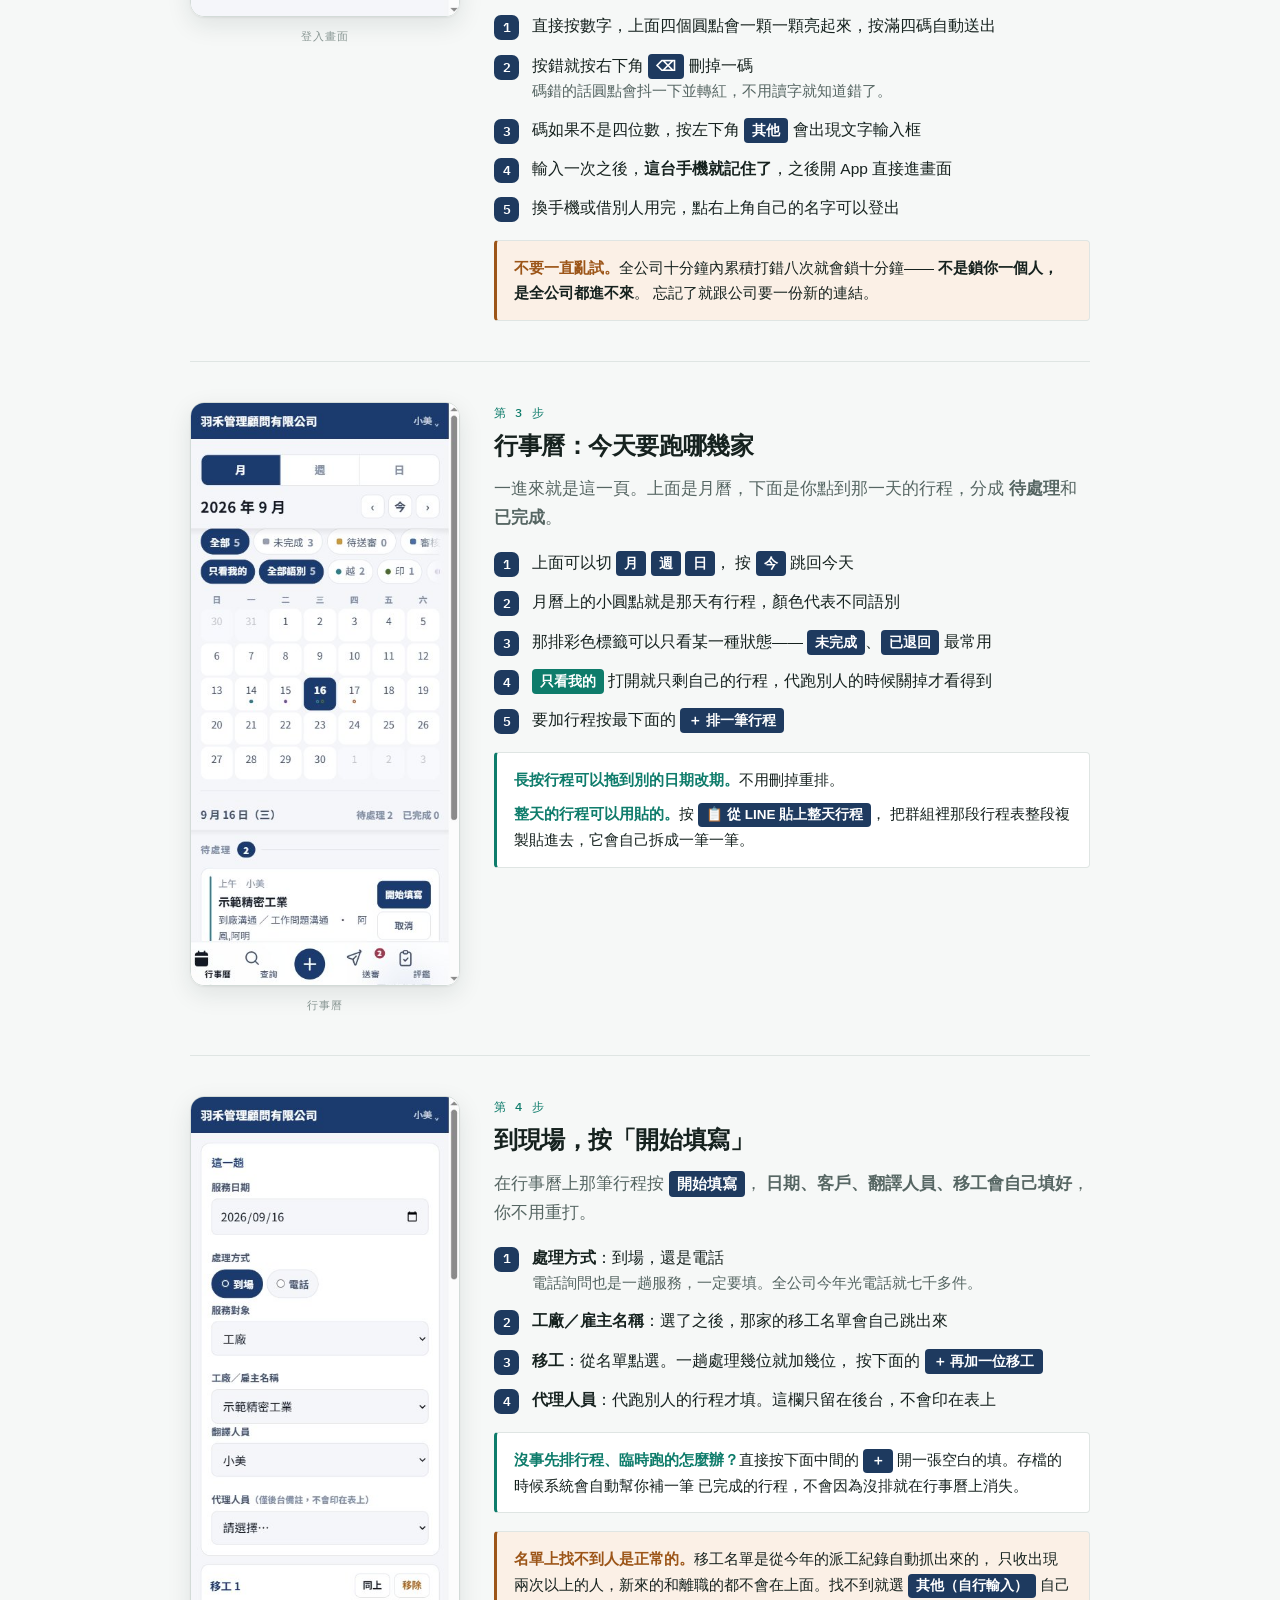
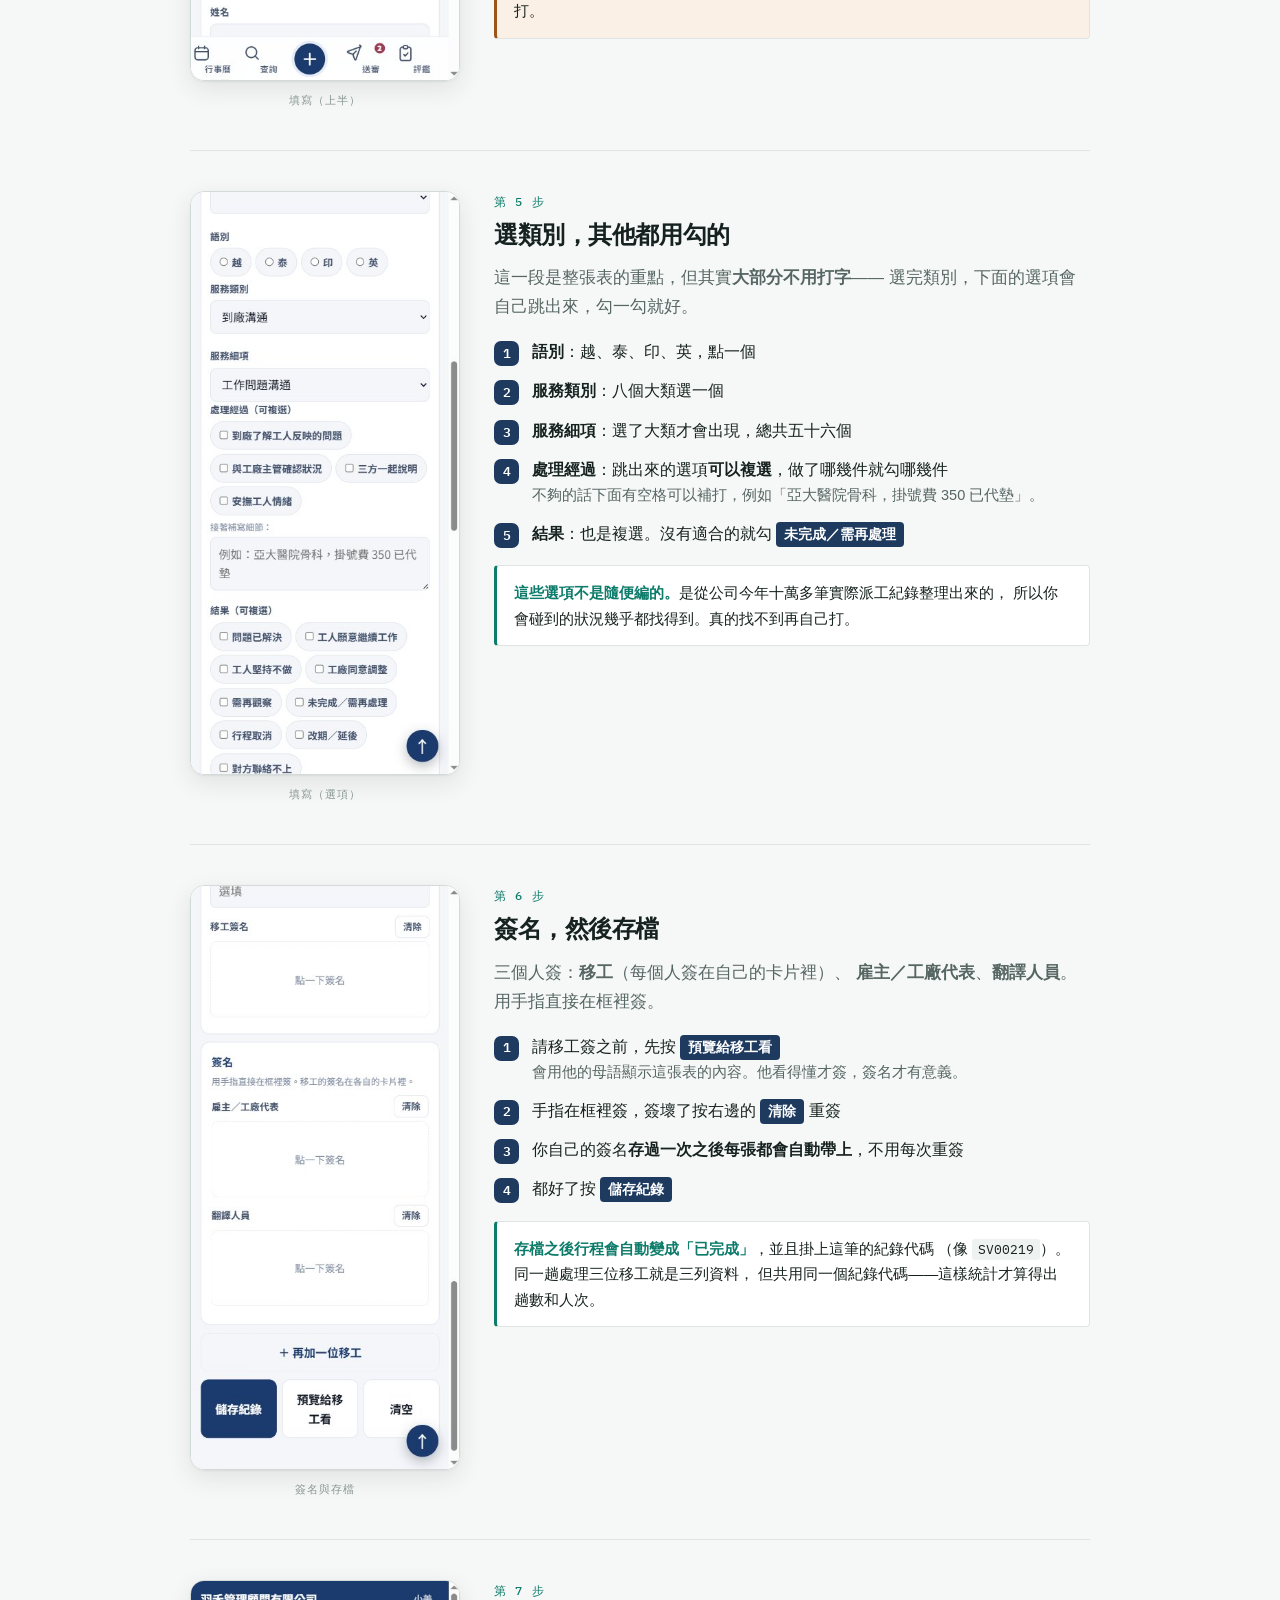
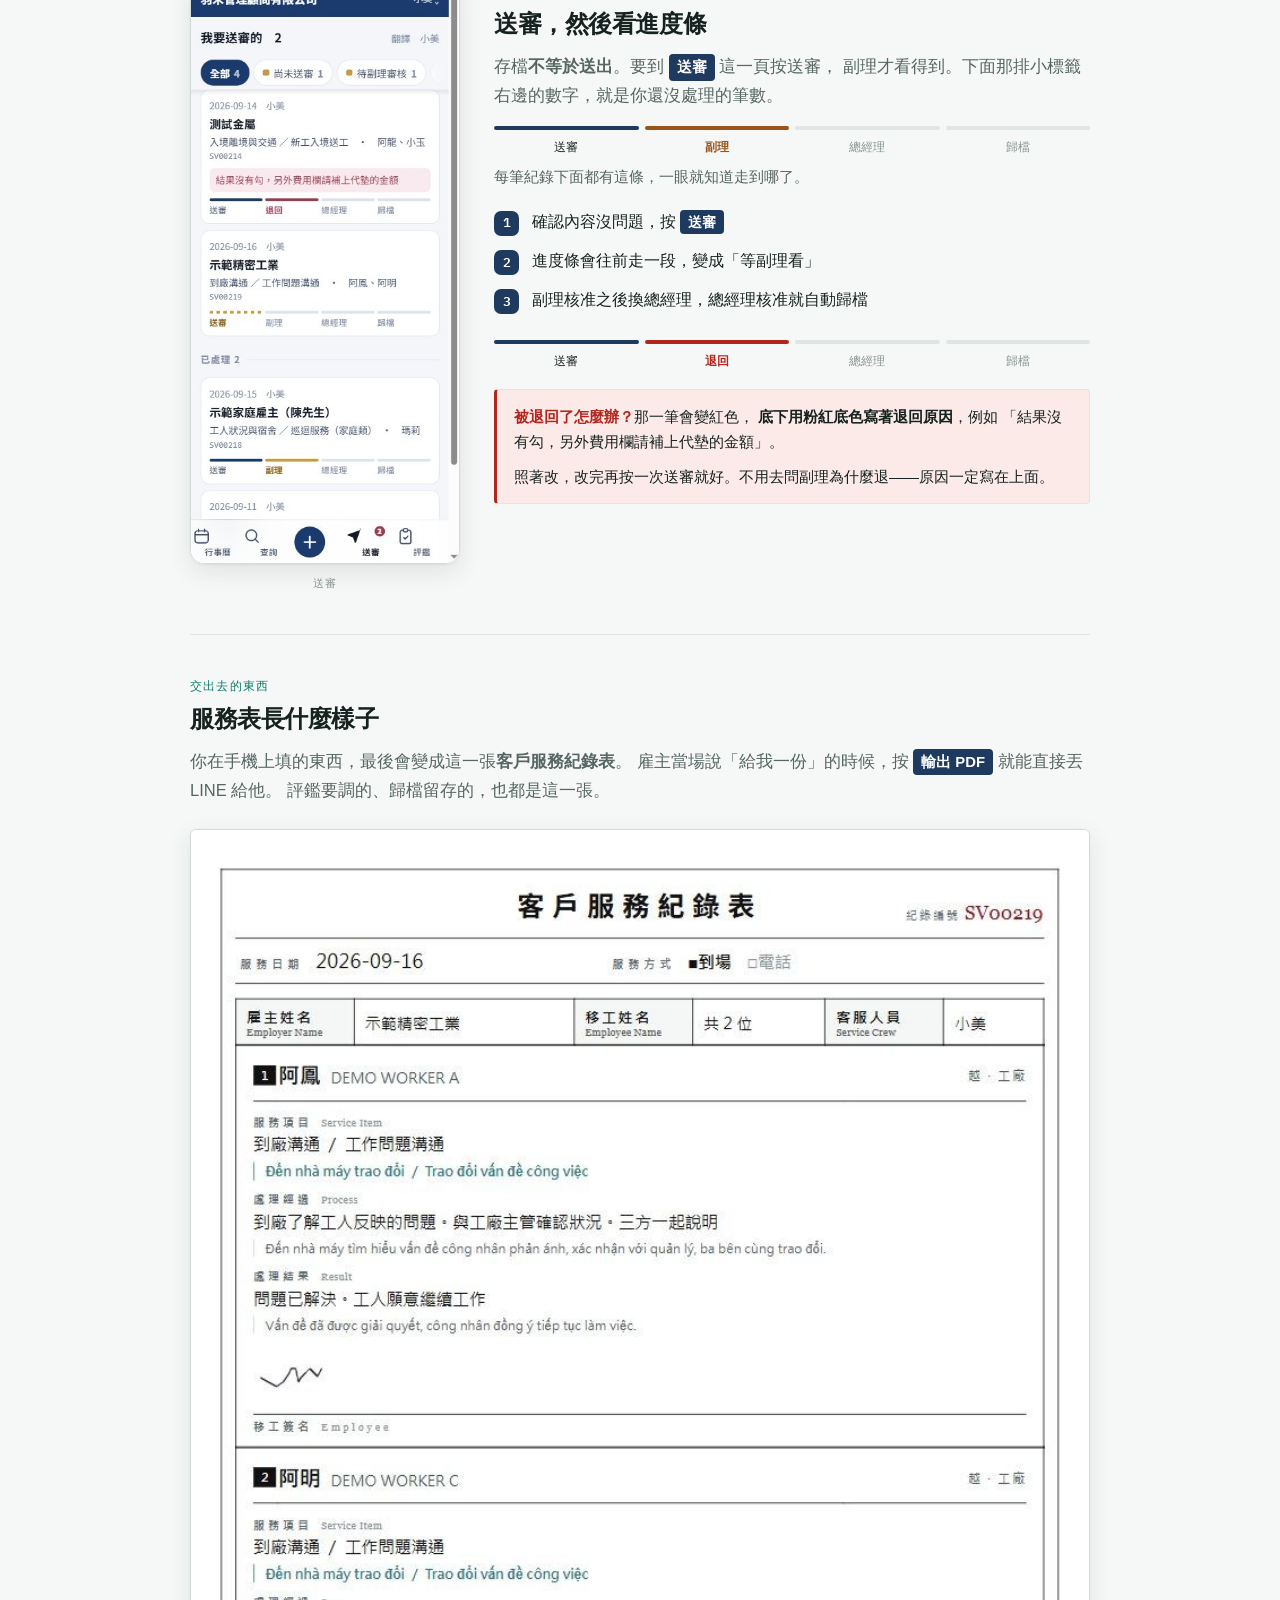
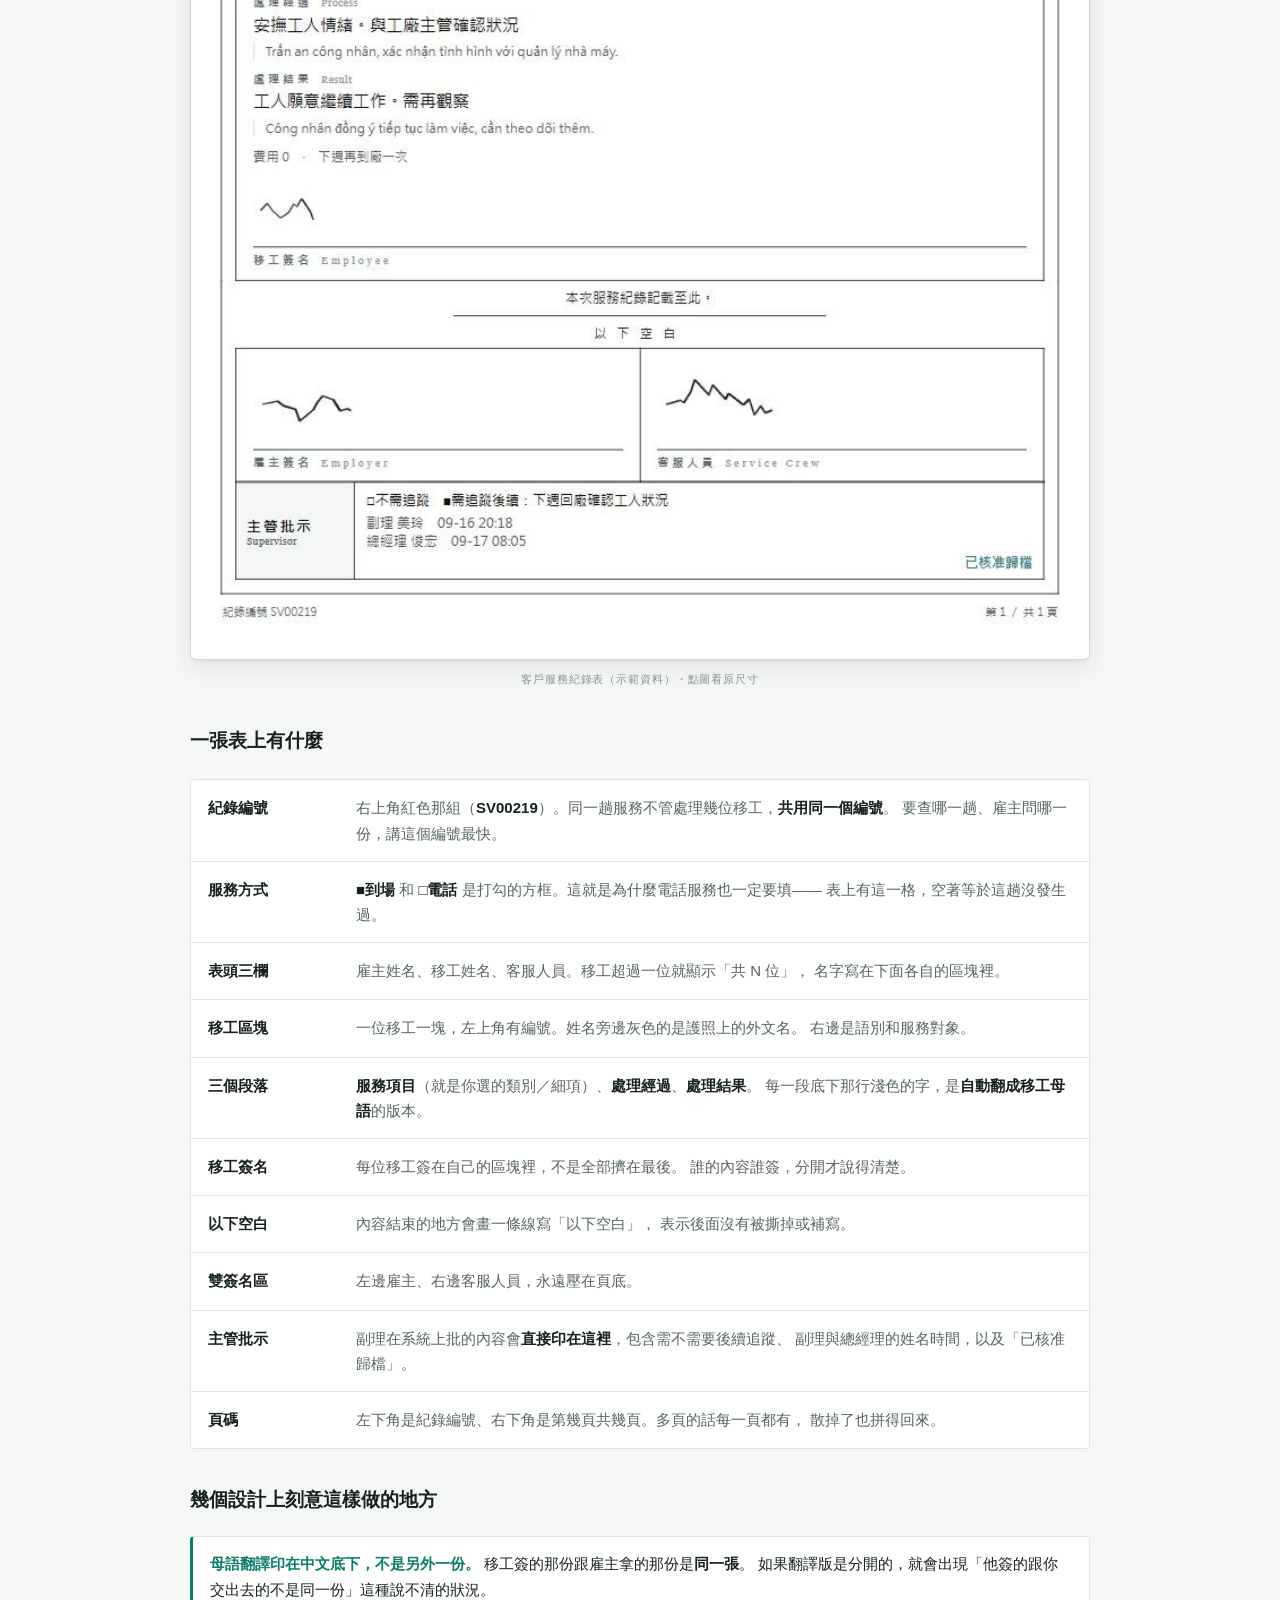
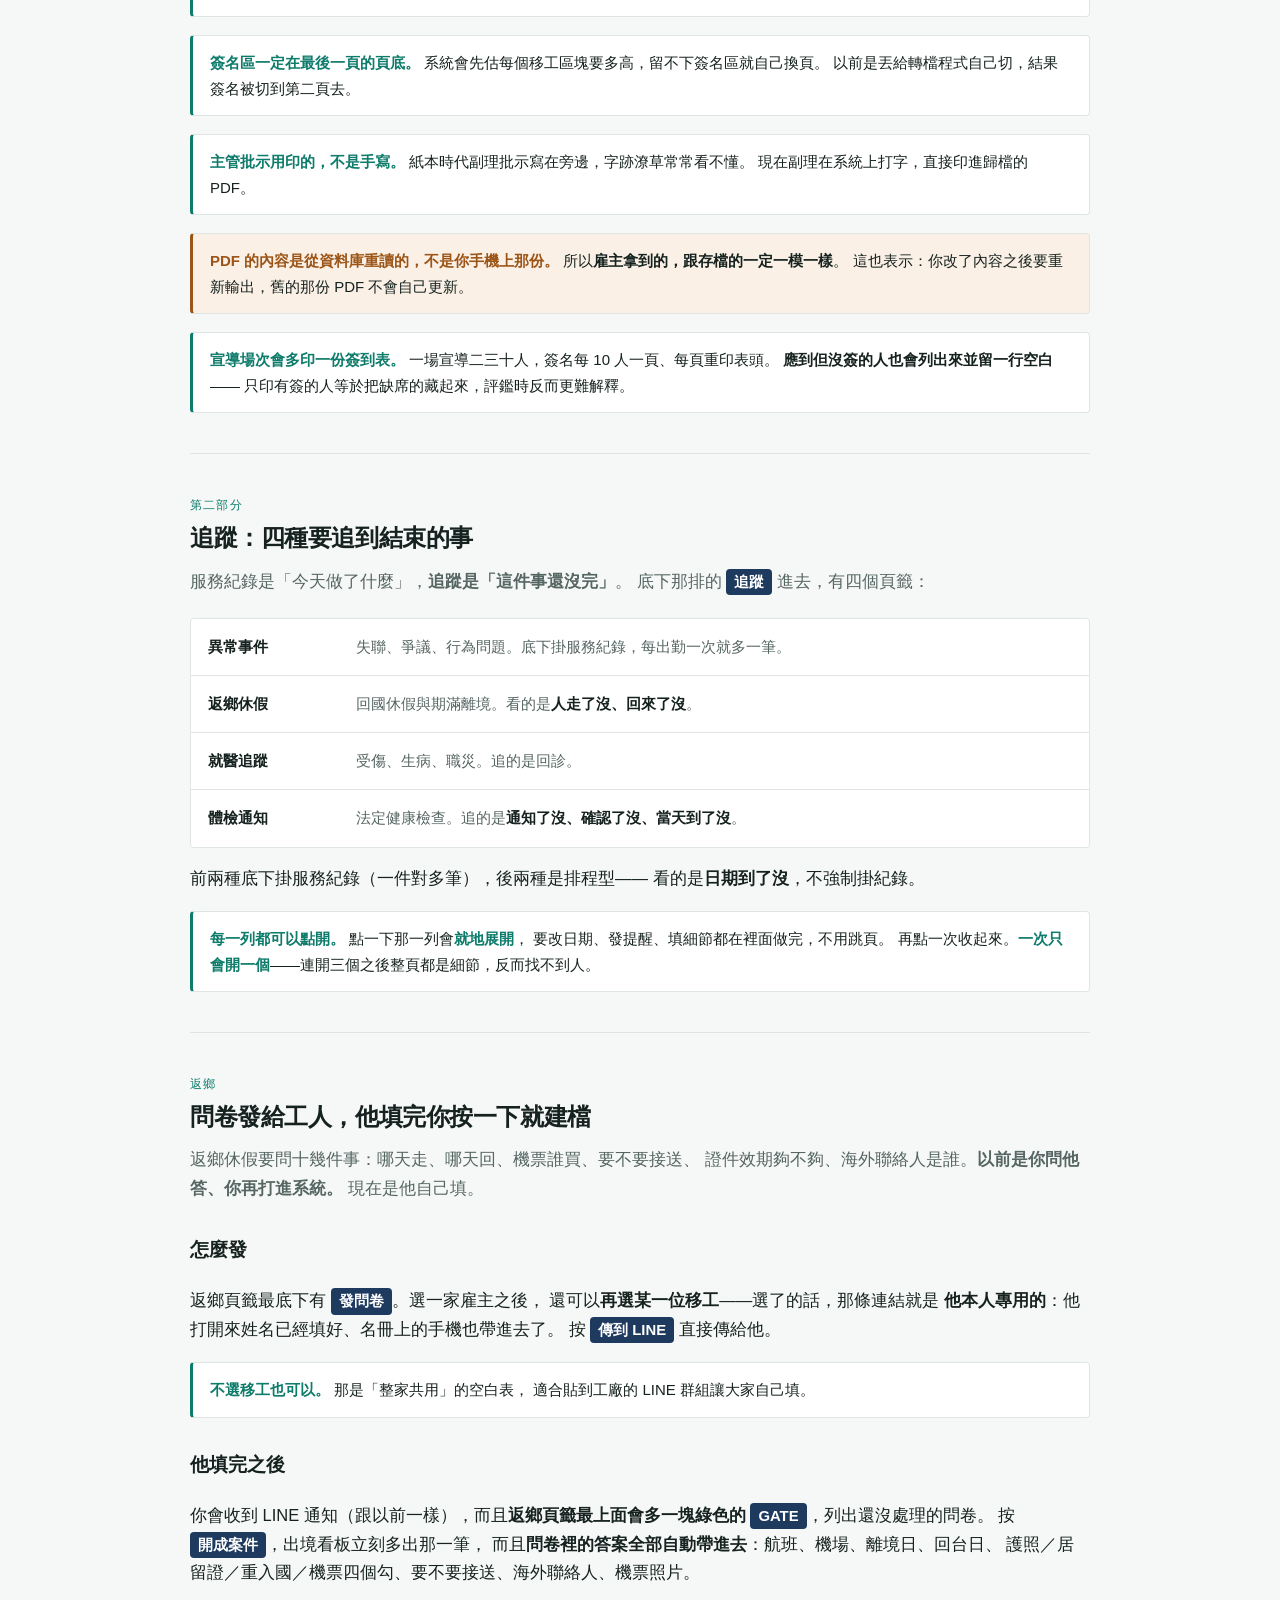
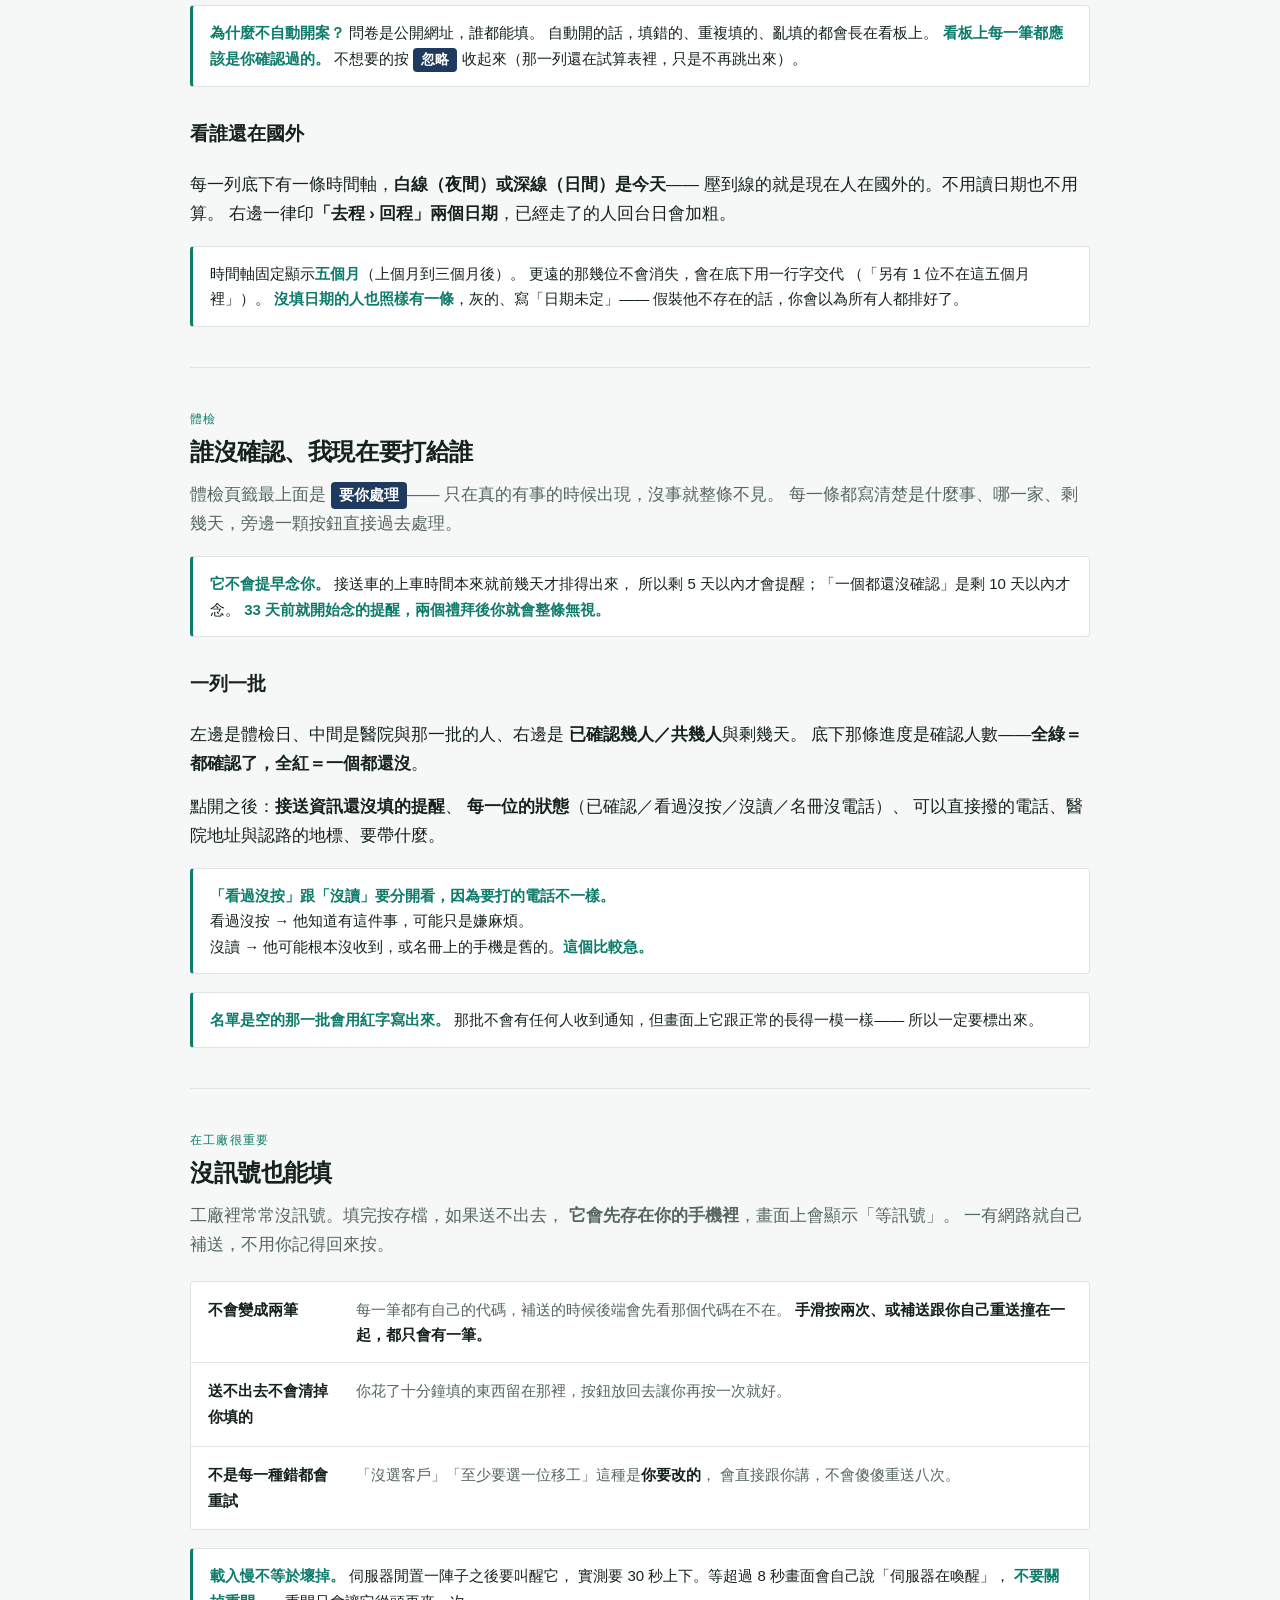
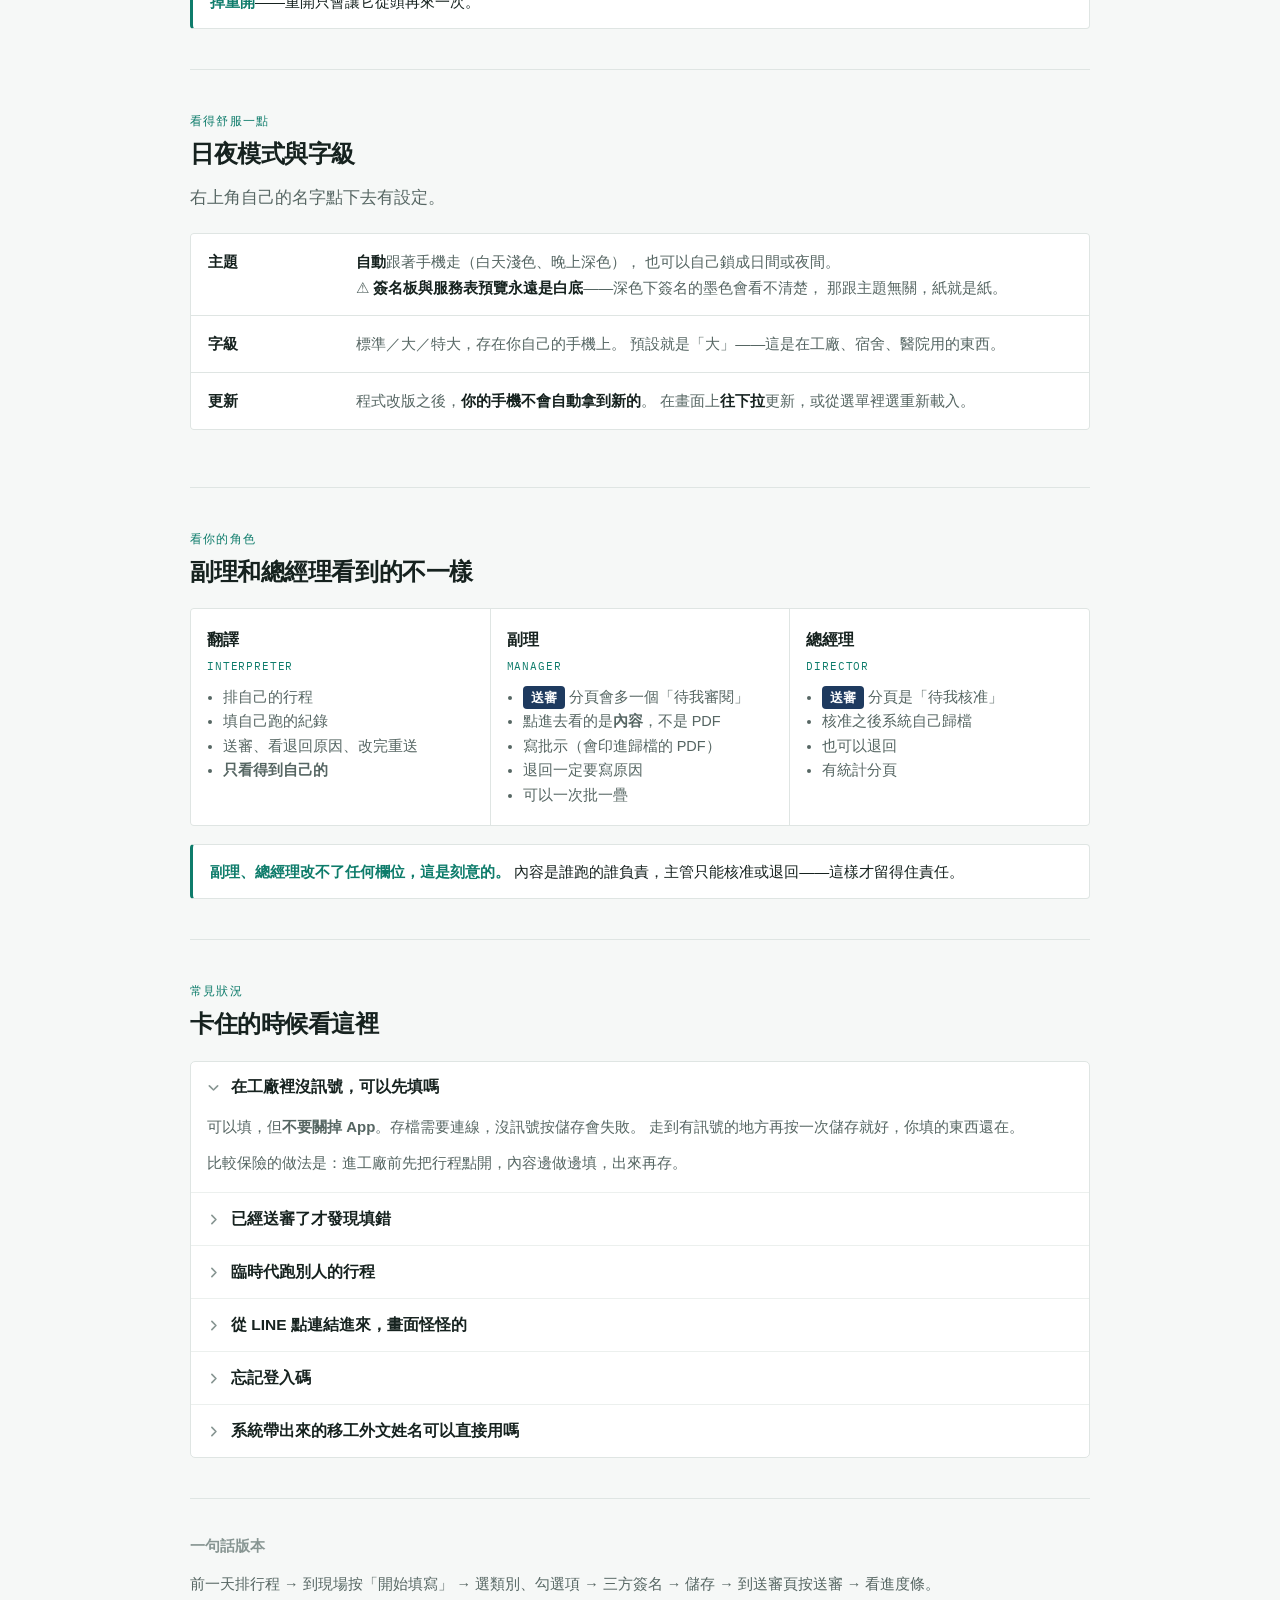
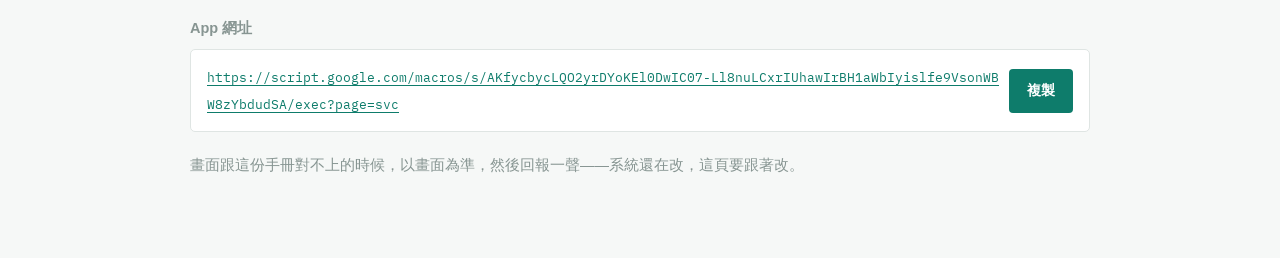
<file: guide.html>
<!DOCTYPE html>
<html lang="zh-Hant">
<head>
<meta charset="UTF-8">
<meta name="viewport" content="width=device-width, initial-scale=1, viewport-fit=cover">
<meta name="robots" content="noindex, nofollow">
<title>羽禾服務紀錄操作手冊</title>
<link rel="stylesheet" href="https://fonts.googleapis.com/css2?family=IBM+Plex+Mono:wght@400;500;600&display=swap">
<style>
:root{
  --paper:#F6F8F7;
  --surface:#FFFFFF;
  --surface-2:#EEF2F0;
  --ink:#16221F;
  --muted:#566663;
  --faint:#879592;
  --accent:#0E7C6B;
  --accent-soft:#E3F1ED;
  --accent-line:#BFDDD6;
  --navy:#1E3A5F;
  --warn:#9C5518;
  --warn-soft:#FBF0E6;
  --danger:#B3261E;
  --danger-soft:#FBEAE8;
  --line:#DFE5E3;
  --line-soft:#ECF0EE;
  --shot-bd:#D3DBD8;
  --sans:-apple-system,BlinkMacSystemFont,"Segoe UI Variable Text","Segoe UI","PingFang TC","Microsoft JhengHei","Noto Sans TC",Roboto,sans-serif;
  --mono:"IBM Plex Mono",ui-monospace,SFMono-Regular,Menlo,Consolas,monospace;
}
@media (prefers-color-scheme:dark){
  :root:not([data-theme="light"]){
    --paper:#0E1614; --surface:#16211E; --surface-2:#1E2B27;
    --ink:#E8EEEC; --muted:#A2B2AE; --faint:#778783;
    --accent:#4FD1B8; --accent-soft:#16302B; --accent-line:#245047;
    --navy:#7FA6D0;
    --warn:#E0A268; --warn-soft:#2A1F13;
    --danger:#F2857C; --danger-soft:#2E1715;
    --line:#26332F; --line-soft:#1D2A26; --shot-bd:#2C3B37;
  }
}
:root[data-theme="dark"]{
  --paper:#0E1614; --surface:#16211E; --surface-2:#1E2B27;
  --ink:#E8EEEC; --muted:#A2B2AE; --faint:#778783;
  --accent:#4FD1B8; --accent-soft:#16302B; --accent-line:#245047;
  --navy:#7FA6D0;
  --warn:#E0A268; --warn-soft:#2A1F13;
  --danger:#F2857C; --danger-soft:#2E1715;
  --line:#26332F; --line-soft:#1D2A26; --shot-bd:#2C3B37;
}

*{box-sizing:border-box;}
body{
  margin:0;background:var(--paper);color:var(--ink);
  font-family:var(--sans);font-size:16.5px;line-height:1.75;
  -webkit-font-smoothing:antialiased;padding:0 20px 80px;
}
.wrap{max-width:900px;margin:0 auto;}

header{padding-block:50px 30px;}
.kicker{font-family:var(--mono);font-size:11.5px;font-weight:500;letter-spacing:0.18em;
  text-transform:uppercase;color:var(--accent);margin:0 0 13px;}
h1{font-size:clamp(29px,6.2vw,42px);font-weight:700;letter-spacing:-0.025em;
  line-height:1.2;margin:0;text-wrap:balance;}
.lede{color:var(--muted);font-size:17px;margin:17px 0 0;max-width:56ch;}

.demo-note{
  margin-top:24px;background:var(--accent-soft);border:1px solid var(--accent-line);
  border-radius:4px;padding:13px 16px;font-size:14.5px;color:var(--ink);line-height:1.6;
}
.demo-note b{color:var(--accent);}

/* ---- 步驟區塊：截圖 + 步驟並排 ---- */
.step{
  padding-block:40px;border-top:1px solid var(--line);
  display:grid;grid-template-columns:270px 1fr;gap:34px;align-items:start;
}
@media(max-width:700px){
  .step{grid-template-columns:1fr;gap:22px;}
  .shot{max-width:290px;margin:0 auto;}
}
.step.noshot{grid-template-columns:1fr;}

/* <figure> 預設有 margin:1em 40px，不清掉每張圖左右各少 40px */
figure{margin:0;}
.shot{position:sticky;top:20px;}
@media(max-width:700px){.shot{position:static;}}
.shot img{
  /* height:auto 不能省：HTML 上的 height="844" 是呈現提示，
     只設 width:100% 的話高度會被鎖在 844px，圖就被拉長。 */
  width:100%;max-width:100%;height:auto;aspect-ratio:390/844;display:block;border-radius:14px;
  border:1px solid var(--shot-bd);
  box-shadow:0 1px 2px rgba(0,0,0,0.05),0 8px 24px rgba(20,40,35,0.10);
}
.shot figcaption{
  font-family:var(--mono);font-size:11px;letter-spacing:0.08em;color:var(--faint);
  text-align:center;margin-top:10px;text-transform:uppercase;
}

.n{font-family:var(--mono);font-size:12px;font-weight:500;letter-spacing:0.1em;
  color:var(--accent);display:block;margin-bottom:7px;}
h2{font-size:24px;font-weight:700;letter-spacing:-0.018em;line-height:1.35;
  margin:0 0 12px;text-wrap:balance;}
p{margin:0 0 14px;}
p.lead{color:var(--muted);}
strong{font-weight:650;}

ol.do{list-style:none;counter-reset:d;margin:18px 0 0;padding:0;
  display:flex;flex-direction:column;gap:13px;}
ol.do > li{counter-increment:d;position:relative;padding-left:38px;font-size:15.5px;line-height:1.7;}
ol.do > li::before{
  content:counter(d);position:absolute;left:0;top:2px;
  width:25px;height:25px;border-radius:7px;
  background:var(--navy);color:#fff;
  font-family:var(--mono);font-size:12.5px;font-weight:600;
  display:flex;align-items:center;justify-content:center;
}
ol.do em{font-style:normal;color:var(--muted);display:block;font-size:14.5px;}

.ui{
  font-family:var(--sans);font-size:0.9em;font-weight:600;
  background:var(--navy);color:#fff;padding:2px 8px;border-radius:4px;
  white-space:nowrap;display:inline-block;line-height:1.5;
}
.ui.g{background:var(--accent);}
code{font-family:var(--mono);font-size:0.86em;background:var(--surface-2);
  padding:2px 6px;border-radius:3px;word-break:break-all;}

.tip{
  margin-top:18px;background:var(--surface);border:1px solid var(--line);
  border-left:3px solid var(--accent);border-radius:4px;padding:14px 17px;
  font-size:15px;line-height:1.7;
}
.tip b{color:var(--accent);}
.tip.w{border-left-color:var(--warn);background:var(--warn-soft);}
.tip.w b{color:var(--warn);}
.tip.d{border-left-color:var(--danger);background:var(--danger-soft);}
.tip.d b{color:var(--danger);}
.tip p{margin:0;}
.tip p + p{margin-top:9px;}

/* ---- 網址方塊 ---- */
.linkbox{
  margin-top:18px;background:var(--surface);border:1px solid var(--line);
  border-radius:5px;padding:14px 16px;
  display:flex;flex-wrap:wrap;align-items:center;gap:10px;
}
.linkbox-l{
  font-family:var(--mono);font-size:10.5px;letter-spacing:0.12em;text-transform:uppercase;
  color:var(--faint);flex:0 0 100%;
}
.linkbox a{flex:1 1 200px;min-width:0;color:var(--accent);text-underline-offset:3px;}
.linkbox code{background:none;padding:0;font-size:12.5px;line-height:1.6;}
.copy{
  -webkit-appearance:none;appearance:none;flex:none;
  min-height:44px;padding:0 18px;border-radius:4px;cursor:pointer;
  background:var(--accent);color:#fff;border:none;
  font-family:var(--sans);font-size:14px;font-weight:600;
  transition:opacity 160ms ease;
}
.copy:hover{opacity:0.88;}
.copy.done{background:var(--navy);}

/* ---- 服務表（整頁寬的橫式截圖） ---- */
.sheet-wrap{margin-top:24px;}
.sheet-wrap img{
  width:100%;max-width:100%;height:auto;aspect-ratio:794/1263;display:block;
  border:1px solid var(--shot-bd);border-radius:6px;
  box-shadow:0 1px 2px rgba(0,0,0,0.05),0 8px 24px rgba(20,40,35,0.10);
  background:#fff;
}
.sheet-wrap figcaption{
  font-family:var(--mono);font-size:11px;letter-spacing:0.08em;color:var(--faint);
  text-align:center;margin-top:10px;text-transform:uppercase;
}
.sheet-wrap a{display:block;}
.sheet-wrap a:focus-visible{outline:2px solid var(--accent);outline-offset:3px;}

.parts{display:flex;flex-direction:column;gap:1px;background:var(--line);
  border:1px solid var(--line);border-radius:4px;overflow:hidden;margin-top:22px;}
.part{background:var(--surface);padding:15px 17px;display:grid;
  grid-template-columns:132px 1fr;gap:5px 16px;align-items:baseline;}
@media(max-width:560px){.part{grid-template-columns:1fr;}}
.part dt{font-weight:650;font-size:15px;}
.part dd{margin:0;color:var(--muted);font-size:15px;line-height:1.68;}
.part dd b{color:var(--ink);font-weight:650;}

/* ---- 登入碼表 ---- */
.tblwrap{margin-top:20px;overflow-x:auto;border:1px solid var(--line);border-radius:5px;}
table.codes{width:100%;border-collapse:collapse;font-size:15px;min-width:430px;}
table.codes th{
  background:var(--surface-2);text-align:left;padding:11px 14px;
  font-family:var(--mono);font-size:11px;letter-spacing:0.1em;
  color:var(--faint);text-transform:uppercase;font-weight:500;
  border-bottom:1px solid var(--line);white-space:nowrap;
}
table.codes td{padding:11px 14px;border-bottom:1px solid var(--line-soft);background:var(--surface);}
table.codes tr:last-child td{border-bottom:none;}
table.codes td.c{
  font-family:var(--mono);font-size:17px;font-weight:600;letter-spacing:0.12em;
  font-variant-numeric:tabular-nums;color:var(--ink);
}
table.codes tr.boss td{background:var(--accent-soft);}
table.codes td.lk a{
  display:inline-flex;align-items:center;justify-content:center;
  min-height:38px;padding:0 15px;border-radius:4px;white-space:nowrap;
  background:var(--navy);color:#fff;text-decoration:none;font-size:13.5px;font-weight:600;
}

/* ---- 進度條圖例 ---- */
.bar{display:flex;gap:6px;margin:16px 0 8px;flex-wrap:wrap;}
.bseg{flex:1 1 74px;text-align:center;}
.bseg i{display:block;height:4px;border-radius:2px;background:var(--line);}
.bseg.on i{background:var(--navy);}
.bseg.cur i{background:var(--warn);}
.bseg.bad i{background:var(--danger);}
.bseg span{font-size:12px;color:var(--faint);display:block;margin-top:6px;
  font-family:var(--mono);}
.bseg.on span{color:var(--ink);}
.bseg.cur span{color:var(--warn);font-weight:600;}
.bseg.bad span{color:var(--danger);font-weight:600;}

/* ---- 角色 ---- */
.roles{display:grid;grid-template-columns:repeat(3,1fr);gap:1px;margin-top:20px;
  background:var(--line);border:1px solid var(--line);border-radius:4px;overflow:hidden;}
@media(max-width:640px){.roles{grid-template-columns:1fr;}}
.role{background:var(--surface);padding:17px 16px;}
.role h3{margin:0 0 3px;font-size:16px;font-weight:700;}
.role .rt{font-family:var(--mono);font-size:10.5px;letter-spacing:0.08em;
  color:var(--accent);text-transform:uppercase;display:block;margin-bottom:9px;}
.role ul{margin:0;padding-left:16px;font-size:14.5px;color:var(--muted);line-height:1.7;}

/* ---- FAQ ---- */
.faq{margin-top:20px;border:1px solid var(--line);border-radius:5px;
  background:var(--surface);overflow:hidden;}
.q{border-top:1px solid var(--line-soft);}
.q:first-child{border-top:none;}
.q-btn{
  -webkit-appearance:none;appearance:none;width:100%;display:flex;align-items:center;gap:11px;
  min-height:52px;padding:11px 16px;background:none;border:none;text-align:left;
  font-family:var(--sans);font-size:15.5px;font-weight:600;color:var(--ink);cursor:pointer;
  transition:background 160ms ease;
}
.q-btn:hover{background:var(--surface-2);}
.q-btn .cv{flex:none;color:var(--faint);transition:transform 250ms cubic-bezier(0.22,1,0.36,1);}
.q.open .cv{transform:rotate(90deg);}
.q-body{display:none;padding:0 16px 16px;font-size:15px;color:var(--muted);line-height:1.75;}
.q.open .q-body{display:block;}
.q-body p{margin:0 0 10px;}
.q-body p:last-child{margin:0;}

footer{padding-block:34px 0;border-top:1px solid var(--line);
  font-size:14.5px;color:var(--faint);line-height:1.8;}

:is(a,button):focus-visible{outline:2px solid var(--accent);outline-offset:3px;}
@media (prefers-reduced-motion:reduce){*{transition:none !important;}}
</style>
</head>
<body>

<div class="wrap">

<header>
  <p class="kicker">羽禾管理顧問 · 服務紀錄 App</p>
  <h1>照著做就會了</h1>
  <p class="lede">
    分兩部分：<strong>填一筆服務紀錄</strong>（七步，每一步都有手機畫面），
    以及<strong>追蹤四種要追到結束的事</strong>（異常、返鄉、就醫、體檢）。
    第一天照著做一遍，之後就不用再看這一頁了。
  </p>
  <div class="demo-note">
    <b>畫面裡的資料都是假的。</b>
    示範精密工業、範例電子、阿鳳、阿龍這些都不存在，是為了拍教學畫面編出來的。
    你登入之後看到的會是真的客戶與移工。
  </div>
</header>

<!-- ── 為什麼會有這個 App（2026-09-22 新增）────────────────
     牟佑彬指定：目標使用者是**仲介公司的行政人員與翻譯**。
     ⛔ 這一段不是行銷文案，是給第一天上手的人看的「這東西要替我做什麼」。
        講痛點要具體到他認得出那是自己的日子，不要寫「提升效率」。 -->
<section class="step noshot">
  <div>
    <span class="n">先講這個</span>
    <h2>它在替你擋掉哪些事</h2>
    <p class="lead">
      這個 App 是給<strong>仲介公司的行政人員與翻譯</strong>用的。
      不是管理系統，也不取代公司原本的那一套——
      它只做一件事：<strong>把散在 LINE、Excel、紙本裡的事，變成一條看得到進度的線。</strong>
    </p>

    <h3 style="margin-top:34px;">如果你是翻譯</h3>
    <dl class="parts">
      <div class="part"><dt>工廠裡沒訊號，填完送不出去</dt>
        <dd>填的東西<b>先存在手機裡</b>，一有訊號自己補送。
            你不用停在那裡等圈圈轉完，也不會白填一次。</dd></div>
      <div class="part"><dt>站著、單手、光線很差</dt>
        <dd>每一個可以按的東西<b>至少 44 像素高</b>，主要的內容用勾的不用打字。
            字太小的話設定裡可以整個放大（標準／大／特大）。</dd></div>
      <div class="part"><dt>發了通知，不知道誰收到</dt>
        <dd>體檢通知發出去之後，畫面上會直接寫<b>誰讀了、誰確認了、誰根本沒電話</b>。
            你知道今天要打給哪兩個人，不用一個一個問。</dd></div>
      <div class="part"><dt>同一批人要一個一個講</dt>
        <dd>一次開一批，訊息一次產生。宣導簽到用一個 QR code，
            <b>一群人輪流簽同一張</b>，誰簽了誰還沒當場看得到。</dd></div>
      <div class="part"><dt>工人的母語你不一定講得好</dt>
        <dd>返鄉問卷有<b>中／英／菲／越／泰／印六種語言</b>，工人自己選。
            他填完的答案會自動翻成中文給你看。</dd></div>
      <div class="part"><dt>簽好的紙會丟</dt>
        <dd>簽名直接畫在手機上，跟著那筆紀錄走。
            服務表要印的時候按一下就有 PDF。</dd></div>
    </dl>

    <h3 style="margin-top:34px;">如果你是行政</h3>
    <dl class="parts">
      <div class="part"><dt>體檢逾期是罰鍰，不是提醒</dt>
        <dd>入境後 6、18、30 個月要做健康檢查，<b>逾期受罰的是雇主</b>，
            但電話會打到你這裡。App 從名冊自己算出誰快到期、剩幾天，
            不用你記、也不用維護另一張 Excel。</dd></div>
      <div class="part"><dt>查一件事要翻三個地方</dt>
        <dd>以前是 LINE 對話、Excel 名冊、紙本服務表各存一份。
            現在<b>一份移工名冊就是唯一的事實</b>——
            填表時客戶與移工都用選的，不是用打的。</dd></div>
      <div class="part"><dt>名字會撞</dt>
        <dd>名冊上 1781 個人裡，<b>有 198 個中文名是重複的</b>。
            靠打字永遠會出錯，所以系統一律用外國人編號認人，
            你只要選對那一列。</dd></div>
      <div class="part"><dt>評鑑前一個月在補紀錄</dt>
        <dd>評鑑要證明「你真的有服務」。紀錄是當下填的、簽名是當場簽的，
            <b>進度自己長出來</b>，不用到最後一個月回頭湊。</dd></div>
      <div class="part"><dt>不知道外面的人做到哪</dt>
        <dd>翻譯存檔的當下你就看得到。四種要追到結束的事
            （異常、返鄉、就醫、體檢）各自有進度，<b>誰卡住一眼看得出來</b>。</dd></div>
      <div class="part"><dt>同一份資料重打好幾次</dt>
        <dd>工人填完的返鄉問卷，你<b>按一下就變成案件</b>，
            航班、證件、聯絡人全部帶進去，一個字都不用重打。</dd></div>
    </dl>

    <div class="tip" style="margin-top:30px;">
      <b>它不做的事也講清楚：</b>
      不算薪資、不管簽證申辦流程、不取代公司的核心系統。
      它管的是<b>「人在外面發生的事」</b>——服務、追蹤、通知、簽名。
    </div>
  </div>
</section>

<!-- 登入碼區塊已移除：這一份放在公開網址上 -->
<section class="step noshot">
  <div>
    <span class="n">先拿這個</span>
    <h2>你的登入碼</h2>
    <p class="lead">
      每個人有自己的四位數碼，是一對一傳給你的專屬連結。
      <strong>這一頁是公開網址，所以不會把碼寫在這裡。</strong>
    </p>
    <p>
      找不到自己的連結或忘記碼了，跟公司要一份新的就好。
      <strong>不要一直亂試</strong>——全公司十分鐘內累積打錯八次會鎖十分鐘，
      鎖的不是你一個人，是全公司都進不來。
    </p>
  </div>
</section>

<!-- 1 -->
<section class="step noshot">
  <div>
    <span class="n">第 1 步</span>
    <h2>把它裝到手機桌面</h2>
    <p class="lead">
      裝過之後打開來沒有網址列，跟一般 App 一樣，而且之後系統更新不用重裝。
      <strong>不要每次從 LINE 點連結進來</strong>——那樣畫面會被 LINE 的瀏覽器擠掉一截。
    </p>
    <div class="linkbox">
      <span class="linkbox-l">App 網址</span>
      <a href="https://script.google.com/macros/s/AKfycbycLQO2yrDYoKEl0DwIC07-Ll8nuLCxrIUhawIrBH1aWbIyislfe9VsonWBW8zYbdudSA/exec?page=svc" target="_blank" rel="noopener"><code>https://script.google.com/macros/s/AKfycbycLQO2yrDYoKEl0DwIC07-Ll8nuLCxrIUhawIrBH1aWbIyislfe9VsonWBW8zYbdudSA/exec?page=svc</code></a>
      <button class="copy" type="button" data-copy="https://script.google.com/macros/s/AKfycbycLQO2yrDYoKEl0DwIC07-Ll8nuLCxrIUhawIrBH1aWbIyislfe9VsonWBW8zYbdudSA/exec?page=svc">複製</button>
    </div>
    <ol class="do">
      <li><b>iPhone</b>：用 <span class="ui">Safari</span> 打開網址 → 按下面中間的分享鈕 → 往下找
        <span class="ui">加入主畫面</span>
        <em>如果你是從 LINE 點進來的，先按右下角 ⋯ 選「用預設瀏覽器開啟」。</em></li>
      <li><b>Android</b>：用 <span class="ui">Chrome</span> 打開，通常會自己跳出
        <span class="ui">安裝應用程式</span>
        <em>沒跳出來就按右上角 ⋮ 選「安裝應用程式」。</em></li>
    </ol>
  </div>
</section>

<!-- 2 -->
<section class="step">
  <figure class="shot">
    <img src="shots/00-login.jpg" alt="登入畫面：四個圓點與數字鍵盤" width="390" height="844">
    <figcaption>登入畫面</figcaption>
  </figure>
  <div>
    <span class="n">第 2 步</span>
    <h2>登入</h2>
    <p class="lead">
      這套系統<strong>不是用 Google 帳號登入</strong>。
      你會拿到一條<strong>只屬於你的連結</strong>，點一下就直接進去，
      連密碼都不用記。
    </p>
    <ol class="do">
      <li><b>點公司傳給你的那條專屬連結</b>
        <em>網址長得像 <code>…/yuher-app/?code=1234</code>，後面那四碼就是你的登入碼。</em></li>
      <li><b>它會自己登入，然後把碼從網址列清掉</b>
        <em>這樣你之後截圖轉傳，不會把自己的碼一起送出去。</em></li>
      <li><b>照第 1 步把它裝到桌面</b>
        <em>手機會把你的碼記起來，之後直接開 App 就是登入好的狀態，
        那條連結只需要用第一次。</em></li>
    </ol>

    <div class="tip d">
      <p><b>那條連結等於你本人。</b>不要轉給任何人，不要貼到群組。
      它能看到全部客戶名單、移工資料和通訊錄。</p>
    </div>

    <h3 style="margin-top:30px;">沒有連結的時候：手動輸入</h3>
    <p class="lead">
      換手機、清掉資料、或是連結找不到了，就用畫面上的數字鍵盤自己打。
    </p>
    <ol class="do">
      <li>直接按數字，上面四個圓點會一顆一顆亮起來，按滿四碼自動送出</li>
      <li>按錯就按右下角 <span class="ui">⌫</span> 刪掉一碼
        <em>碼錯的話圓點會抖一下並轉紅，不用讀字就知道錯了。</em></li>
      <li>碼如果不是四位數，按左下角 <span class="ui">其他</span> 會出現文字輸入框</li>
      <li>輸入一次之後，<strong>這台手機就記住了</strong>，之後開 App 直接進畫面</li>
      <li>換手機或借別人用完，點右上角自己的名字可以登出</li>
    </ol>
    <div class="tip w">
      <p><b>不要一直亂試。</b>全公司十分鐘內累積打錯八次就會鎖十分鐘——
      <strong>不是鎖你一個人，是全公司都進不來</strong>。
      忘記了就跟公司要一份新的連結。</p>
    </div>
  </div>
</section>

<!-- 3 -->
<section class="step">
  <figure class="shot">
    <img loading="lazy" src="shots/01-calendar.jpg" alt="行事曆畫面：月曆與當天的待處理行程" width="390" height="844">
    <figcaption>行事曆</figcaption>
  </figure>
  <div>
    <span class="n">第 3 步</span>
    <h2>行事曆：今天要跑哪幾家</h2>
    <p class="lead">
      一進來就是這一頁。上面是月曆，下面是你點到那一天的行程，分成
      <strong>待處理</strong>和<strong>已完成</strong>。
    </p>
    <ol class="do">
      <li>上面可以切 <span class="ui">月</span> <span class="ui">週</span> <span class="ui">日</span>，
        按 <span class="ui">今</span> 跳回今天</li>
      <li>月曆上的小圓點就是那天有行程，顏色代表不同語別</li>
      <li>那排彩色標籤可以只看某一種狀態——
        <span class="ui">未完成</span>、<span class="ui">已退回</span> 最常用</li>
      <li><span class="ui g">只看我的</span> 打開就只剩自己的行程，代跑別人的時候關掉才看得到</li>
      <li>要加行程按最下面的 <span class="ui">＋ 排一筆行程</span></li>
    </ol>
    <div class="tip">
      <p><b>長按行程可以拖到別的日期改期。</b>不用刪掉重排。</p>
      <p><b>整天的行程可以用貼的。</b>按 <span class="ui">📋 從 LINE 貼上整天行程</span>，
      把群組裡那段行程表整段複製貼進去，它會自己拆成一筆一筆。</p>
    </div>
  </div>
</section>

<!-- 4 -->
<section class="step">
  <figure class="shot">
    <img loading="lazy" src="shots/02-fill.jpg" alt="填寫畫面上半：日期、處理方式、服務對象、客戶名稱已自動帶入" width="390" height="844">
    <figcaption>填寫（上半）</figcaption>
  </figure>
  <div>
    <span class="n">第 4 步</span>
    <h2>到現場，按「開始填寫」</h2>
    <p class="lead">
      在行事曆上那筆行程按 <span class="ui">開始填寫</span>，
      <strong>日期、客戶、翻譯人員、移工會自己填好</strong>，你不用重打。
    </p>
    <ol class="do">
      <li><b>處理方式</b>：到場，還是電話
        <em>電話詢問也是一趟服務，一定要填。全公司今年光電話就七千多件。</em></li>
      <li><b>工廠／雇主名稱</b>：選了之後，那家的移工名單會自己跳出來</li>
      <li><b>移工</b>：從名單點選。一趟處理幾位就加幾位，
        按下面的 <span class="ui">＋ 再加一位移工</span></li>
      <li><b>代理人員</b>：代跑別人的行程才填。這欄只留在後台，不會印在表上</li>
    </ol>
    <div class="tip">
      <p><b>沒事先排行程、臨時跑的怎麼辦？</b>直接按下面中間的
      <span class="ui">＋</span> 開一張空白的填。存檔的時候系統會自動幫你補一筆
      已完成的行程，不會因為沒排就在行事曆上消失。</p>
    </div>
    <div class="tip w">
      <p><b>名單上找不到人是正常的。</b>移工名單是從今年的派工紀錄自動抓出來的，
      只收出現兩次以上的人，新來的和離職的都不會在上面。找不到就選
      <span class="ui">其他（自行輸入）</span> 自己打。</p>
    </div>
  </div>
</section>

<!-- 5 -->
<section class="step">
  <figure class="shot">
    <img loading="lazy" src="shots/03-worker.jpg" alt="填寫畫面中段：語別、服務類別、服務細項、處理經過與結果的複選框" width="390" height="844">
    <figcaption>填寫（選項）</figcaption>
  </figure>
  <div>
    <span class="n">第 5 步</span>
    <h2>選類別，其他都用勾的</h2>
    <p class="lead">
      這一段是整張表的重點，但其實<strong>大部分不用打字</strong>——
      選完類別，下面的選項會自己跳出來，勾一勾就好。
    </p>
    <ol class="do">
      <li><b>語別</b>：越、泰、印、英，點一個</li>
      <li><b>服務類別</b>：八個大類選一個</li>
      <li><b>服務細項</b>：選了大類才會出現，總共五十六個</li>
      <li><b>處理經過</b>：跳出來的選項<strong>可以複選</strong>，做了哪幾件就勾哪幾件
        <em>不夠的話下面有空格可以補打，例如「亞大醫院骨科，掛號費 350 已代墊」。</em></li>
      <li><b>結果</b>：也是複選。沒有適合的就勾
        <span class="ui">未完成／需再處理</span></li>
    </ol>
    <div class="tip">
      <p><b>這些選項不是隨便編的。</b>是從公司今年十萬多筆實際派工紀錄整理出來的，
      所以你會碰到的狀況幾乎都找得到。真的找不到再自己打。</p>
    </div>
  </div>
</section>

<!-- 6 -->
<section class="step">
  <figure class="shot">
    <img loading="lazy" src="shots/04-sign.jpg" alt="簽名區：移工簽名、雇主與工廠代表、翻譯人員，下方是儲存紀錄按鈕" width="390" height="844">
    <figcaption>簽名與存檔</figcaption>
  </figure>
  <div>
    <span class="n">第 6 步</span>
    <h2>簽名，然後存檔</h2>
    <p class="lead">
      三個人簽：<strong>移工</strong>（每個人簽在自己的卡片裡）、
      <strong>雇主／工廠代表</strong>、<strong>翻譯人員</strong>。用手指直接在框裡簽。
    </p>
    <ol class="do">
      <li>請移工簽之前，先按 <span class="ui">預覽給移工看</span>
        <em>會用他的母語顯示這張表的內容。他看得懂才簽，簽名才有意義。</em></li>
      <li>手指在框裡簽，簽壞了按右邊的 <span class="ui">清除</span> 重簽</li>
      <li>你自己的簽名<strong>存過一次之後每張都會自動帶上</strong>，不用每次重簽</li>
      <li>都好了按 <span class="ui">儲存紀錄</span></li>
    </ol>
    <div class="tip">
      <p><b>存檔之後行程會自動變成「已完成」</b>，並且掛上這筆的紀錄代碼
      （像 <code>SV00219</code>）。同一趟處理三位移工就是三列資料，
      但共用同一個紀錄代碼——這樣統計才算得出趟數和人次。</p>
    </div>
  </div>
</section>

<!-- 7 -->
<section class="step">
  <figure class="shot">
    <img loading="lazy" src="shots/05-review.jpg" alt="送審畫面：每筆紀錄下方有四段進度條，被退回的那筆顯示紅色與退回原因" width="390" height="844">
    <figcaption>送審</figcaption>
  </figure>
  <div>
    <span class="n">第 7 步</span>
    <h2>送審，然後看進度條</h2>
    <p class="lead">
      存檔<strong>不等於送出</strong>。要到 <span class="ui">送審</span> 這一頁按送審，
      副理才看得到。下面那排小標籤右邊的數字，就是你還沒處理的筆數。
    </p>
    <div class="bar">
      <div class="bseg on"><i></i><span>送審</span></div>
      <div class="bseg cur"><i></i><span>副理</span></div>
      <div class="bseg"><i></i><span>總經理</span></div>
      <div class="bseg"><i></i><span>歸檔</span></div>
    </div>
    <p style="font-size:14.5px;color:var(--muted);margin-top:0;">
      每筆紀錄下面都有這條，一眼就知道走到哪了。
    </p>
    <ol class="do">
      <li>確認內容沒問題，按 <span class="ui">送審</span></li>
      <li>進度條會往前走一段，變成「等副理看」</li>
      <li>副理核准之後換總經理，總經理核准就自動歸檔</li>
    </ol>

    <div class="bar" style="margin-top:26px;">
      <div class="bseg on"><i></i><span>送審</span></div>
      <div class="bseg bad"><i></i><span>退回</span></div>
      <div class="bseg"><i></i><span>總經理</span></div>
      <div class="bseg"><i></i><span>歸檔</span></div>
    </div>
    <div class="tip d">
      <p><b>被退回了怎麼辦？</b>那一筆會變紅色，
      <strong>底下用粉紅底色寫著退回原因</strong>，例如
      「結果沒有勾，另外費用欄請補上代墊的金額」。</p>
      <p>照著改，改完再按一次送審就好。不用去問副理為什麼退——原因一定寫在上面。</p>
    </div>
  </div>
</section>

<!-- 服務表 -->
<section class="step noshot">
  <div>
    <span class="n">交出去的東西</span>
    <h2>服務表長什麼樣子</h2>
    <p class="lead">
      你在手機上填的東西，最後會變成這一張<strong>客戶服務紀錄表</strong>。
      雇主當場說「給我一份」的時候，按 <span class="ui">輸出 PDF</span> 就能直接丟 LINE 給他。
      評鑑要調的、歸檔留存的，也都是這一張。
    </p>

    <figure class="sheet-wrap">
      <a href="shots/06-sheet.jpg" target="_blank" rel="noopener" aria-label="開啟服務表原圖">
      <img loading="lazy" src="shots/06-sheet.jpg"
           alt="客戶服務紀錄表範例：表頭有紀錄編號、服務日期與服務方式，中間每位移工一個區塊，下方是雇主與客服人員簽名以及主管批示"
           width="794" height="1263"></a>
      <figcaption>客戶服務紀錄表（示範資料）・點圖看原尺寸</figcaption>
    </figure>

    <h3 style="margin-top:34px;">一張表上有什麼</h3>
    <dl class="parts">
      <div class="part"><dt>紀錄編號</dt>
        <dd>右上角紅色那組（<b>SV00219</b>）。同一趟服務不管處理幾位移工，<b>共用同一個編號</b>。
            要查哪一趟、雇主問哪一份，講這個編號最快。</dd></div>
      <div class="part"><dt>服務方式</dt>
        <dd><b>■到場</b> 和 <b>□電話</b> 是打勾的方框。這就是為什麼電話服務也一定要填——
            表上有這一格，空著等於這趟沒發生過。</dd></div>
      <div class="part"><dt>表頭三欄</dt>
        <dd>雇主姓名、移工姓名、客服人員。移工超過一位就顯示「共 N 位」，
            名字寫在下面各自的區塊裡。</dd></div>
      <div class="part"><dt>移工區塊</dt>
        <dd>一位移工一塊，左上角有編號。姓名旁邊灰色的是護照上的外文名。
            右邊是語別和服務對象。</dd></div>
      <div class="part"><dt>三個段落</dt>
        <dd><b>服務項目</b>（就是你選的類別／細項）、<b>處理經過</b>、<b>處理結果</b>。
            每一段底下那行淺色的字，是<b>自動翻成移工母語</b>的版本。</dd></div>
      <div class="part"><dt>移工簽名</dt>
        <dd>每位移工簽在自己的區塊裡，不是全部擠在最後。
            誰的內容誰簽，分開才說得清楚。</dd></div>
      <div class="part"><dt>以下空白</dt>
        <dd>內容結束的地方會畫一條線寫「以下空白」，
            表示後面沒有被撕掉或補寫。</dd></div>
      <div class="part"><dt>雙簽名區</dt>
        <dd>左邊雇主、右邊客服人員，永遠壓在頁底。</dd></div>
      <div class="part"><dt>主管批示</dt>
        <dd>副理在系統上批的內容會<b>直接印在這裡</b>，包含需不需要後續追蹤、
            副理與總經理的姓名時間，以及「已核准歸檔」。</dd></div>
      <div class="part"><dt>頁碼</dt>
        <dd>左下角是紀錄編號、右下角是第幾頁共幾頁。多頁的話每一頁都有，
            散掉了也拼得回來。</dd></div>
    </dl>

    <h3 style="margin-top:34px;">幾個設計上刻意這樣做的地方</h3>

    <div class="tip">
      <p><b>母語翻譯印在中文底下，不是另外一份。</b>
      移工簽的那份跟雇主拿的那份是<strong>同一張</strong>。
      如果翻譯版是分開的，就會出現「他簽的跟你交出去的不是同一份」這種說不清的狀況。</p>
    </div>

    <div class="tip">
      <p><b>簽名區一定在最後一頁的頁底。</b>
      系統會先估每個移工區塊要多高，留不下簽名區就自己換頁。
      以前是丟給轉檔程式自己切，結果簽名被切到第二頁去。</p>
    </div>

    <div class="tip">
      <p><b>主管批示用印的，不是手寫。</b>
      紙本時代副理批示寫在旁邊，字跡潦草常常看不懂。
      現在副理在系統上打字，直接印進歸檔的 PDF。</p>
    </div>

    <div class="tip w">
      <p><b>PDF 的內容是從資料庫重讀的，不是你手機上那份。</b>
      所以<strong>雇主拿到的，跟存檔的一定一模一樣</strong>。
      這也表示：你改了內容之後要重新輸出，舊的那份 PDF 不會自己更新。</p>
    </div>

    <div class="tip">
      <p><b>宣導場次會多印一份簽到表。</b>
      一場宣導二三十人，簽名每 10 人一頁、每頁重印表頭。
      <strong>應到但沒簽的人也會列出來並留一行空白</strong>——
      只印有簽的人等於把缺席的藏起來，評鑑時反而更難解釋。</p>
    </div>
  </div>
</section>

<!-- 角色 -->
<!-- ── 追蹤那四種（2026-09-22 新增）──────────────────────
     ⛔ 手冊原本只講服務紀錄那七步，追蹤、返鄉問卷、體檢通知、
        離線暫存全都沒寫。第一天上手的人會以為 App 只能填表。 -->
<section class="step noshot">
  <div>
    <span class="n">第二部分</span>
    <h2>追蹤：四種要追到結束的事</h2>
    <p class="lead">
      服務紀錄是「今天做了什麼」，<strong>追蹤是「這件事還沒完」</strong>。
      底下那排的 <span class="ui">追蹤</span> 進去，有四個頁籤：
    </p>
    <dl class="parts">
      <div class="part"><dt>異常事件</dt>
        <dd>失聯、爭議、行為問題。底下掛服務紀錄，每出勤一次就多一筆。</dd></div>
      <div class="part"><dt>返鄉休假</dt>
        <dd>回國休假與期滿離境。看的是<b>人走了沒、回來了沒</b>。</dd></div>
      <div class="part"><dt>就醫追蹤</dt>
        <dd>受傷、生病、職災。追的是回診。</dd></div>
      <div class="part"><dt>體檢通知</dt>
        <dd>法定健康檢查。追的是<b>通知了沒、確認了沒、當天到了沒</b>。</dd></div>
    </dl>
    <p>
      前兩種底下掛服務紀錄（一件對多筆），後兩種是排程型——
      看的是<strong>日期到了沒</strong>，不強制掛紀錄。
    </p>
    <div class="tip">
      <b>每一列都可以點開。</b> 點一下那一列會<b>就地展開</b>，
      要改日期、發提醒、填細節都在裡面做完，不用跳頁。
      再點一次收起來。<b>一次只會開一個</b>——連開三個之後整頁都是細節，反而找不到人。
    </div>
  </div>
</section>

<section class="step noshot">
  <div>
    <span class="n">返鄉</span>
    <h2>問卷發給工人，他填完你按一下就建檔</h2>
    <p class="lead">
      返鄉休假要問十幾件事：哪天走、哪天回、機票誰買、要不要接送、
      證件效期夠不夠、海外聯絡人是誰。<strong>以前是你問他答、你再打進系統。</strong>
      現在是他自己填。
    </p>

    <h3 style="margin-top:30px;">怎麼發</h3>
    <p>
      返鄉頁籤最底下有 <span class="ui">發問卷</span>。選一家雇主之後，
      還可以<strong>再選某一位移工</strong>——選了的話，那條連結就是
      <b>他本人專用的</b>：他打開來姓名已經填好、名冊上的手機也帶進去了。
      按 <span class="ui">傳到 LINE</span> 直接傳給他。
    </p>
    <div class="tip">
      <b>不選移工也可以。</b> 那是「整家共用」的空白表，
      適合貼到工廠的 LINE 群組讓大家自己填。
    </div>

    <h3 style="margin-top:30px;">他填完之後</h3>
    <p>
      你會收到 LINE 通知（跟以前一樣），而且<strong>返鄉頁籤最上面會多一塊綠色的
      <span class="ui">GATE</span></strong>，列出還沒處理的問卷。
      按 <span class="ui">開成案件</span>，出境看板立刻多出那一筆，
      而且<b>問卷裡的答案全部自動帶進去</b>：航班、機場、離境日、回台日、
      護照／居留證／重入國／機票四個勾、要不要接送、海外聯絡人、機票照片。
    </p>
    <div class="tip">
      <b>為什麼不自動開案？</b> 問卷是公開網址，誰都能填。
      自動開的話，填錯的、重複填的、亂填的都會長在看板上。
      <b>看板上每一筆都應該是你確認過的。</b>
      不想要的按 <span class="ui">忽略</span> 收起來（那一列還在試算表裡，只是不再跳出來）。
    </div>

    <h3 style="margin-top:30px;">看誰還在國外</h3>
    <p>
      每一列底下有一條時間軸，<strong>白線（夜間）或深線（日間）是今天</strong>——
      壓到線的就是現在人在國外的。不用讀日期也不用算。
      右邊一律印<b>「去程 › 回程」兩個日期</b>，已經走了的人回台日會加粗。
    </p>
    <div class="tip">
      時間軸固定顯示<b>五個月</b>（上個月到三個月後）。
      更遠的那幾位不會消失，會在底下用一行字交代
      （「另有 1 位不在這五個月裡」）。
      <b>沒填日期的人也照樣有一條</b>，灰的、寫「日期未定」——
      假裝他不存在的話，你會以為所有人都排好了。
    </div>
  </div>
</section>

<section class="step noshot">
  <div>
    <span class="n">體檢</span>
    <h2>誰沒確認、我現在要打給誰</h2>
    <p class="lead">
      體檢頁籤最上面是 <strong><span class="ui">要你處理</span></strong>——
      只在真的有事的時候出現，沒事就整條不見。
      每一條都寫清楚是什麼事、哪一家、剩幾天，旁邊一顆按鈕直接過去處理。
    </p>
    <div class="tip">
      <b>它不會提早念你。</b> 接送車的上車時間本來就前幾天才排得出來，
      所以剩 5 天以內才會提醒；「一個都還沒確認」是剩 10 天以內才念。
      <b>33 天前就開始念的提醒，兩個禮拜後你就會整條無視。</b>
    </div>

    <h3 style="margin-top:30px;">一列一批</h3>
    <p>
      左邊是體檢日、中間是醫院與那一批的人、右邊是
      <strong>已確認幾人／共幾人</strong>與剩幾天。
      底下那條進度是確認人數——<b>全綠＝都確認了，全紅＝一個都還沒</b>。
    </p>
    <p>
      點開之後：<b>接送資訊還沒填的提醒</b>、
      <b>每一位的狀態</b>（已確認／看過沒按／沒讀／名冊沒電話）、
      可以直接撥的電話、醫院地址與認路的地標、要帶什麼。
    </p>
    <div class="tip">
      <b>「看過沒按」跟「沒讀」要分開看，因為要打的電話不一樣。</b><br>
      看過沒按 → 他知道有這件事，可能只是嫌麻煩。<br>
      沒讀 → 他可能根本沒收到，或名冊上的手機是舊的。<b>這個比較急。</b>
    </div>
    <div class="tip">
      <b>名單是空的那一批會用紅字寫出來。</b>
      那批不會有任何人收到通知，但畫面上它跟正常的長得一模一樣——
      所以一定要標出來。
    </div>
  </div>
</section>

<section class="step noshot">
  <div>
    <span class="n">在工廠很重要</span>
    <h2>沒訊號也能填</h2>
    <p class="lead">
      工廠裡常常沒訊號。填完按存檔，如果送不出去，
      <strong>它會先存在你的手機裡</strong>，畫面上會顯示「等訊號」。
      一有網路就自己補送，不用你記得回來按。
    </p>
    <dl class="parts">
      <div class="part"><dt>不會變成兩筆</dt>
        <dd>每一筆都有自己的代碼，補送的時候後端會先看那個代碼在不在。
            <b>手滑按兩次、或補送跟你自己重送撞在一起，都只會有一筆。</b></dd></div>
      <div class="part"><dt>送不出去不會清掉你填的</dt>
        <dd>你花了十分鐘填的東西留在那裡，按鈕放回去讓你再按一次就好。</dd></div>
      <div class="part"><dt>不是每一種錯都會重試</dt>
        <dd>「沒選客戶」「至少要選一位移工」這種是<b>你要改的</b>，
            會直接跟你講，不會傻傻重送八次。</dd></div>
    </dl>
    <div class="tip">
      <b>載入慢不等於壞掉。</b> 伺服器閒置一陣子之後要叫醒它，
      實測要 30 秒上下。等超過 8 秒畫面會自己說「伺服器在喚醒」，
      <b>不要關掉重開</b>——重開只會讓它從頭再來一次。
    </div>
  </div>
</section>

<section class="step noshot">
  <div>
    <span class="n">看得舒服一點</span>
    <h2>日夜模式與字級</h2>
    <p class="lead">
      右上角自己的名字點下去有設定。
    </p>
    <dl class="parts">
      <div class="part"><dt>主題</dt>
        <dd><b>自動</b>跟著手機走（白天淺色、晚上深色），
            也可以自己鎖成日間或夜間。<br>
            ⚠ <b>簽名板與服務表預覽永遠是白底</b>——深色下簽名的墨色會看不清楚，
            那跟主題無關，紙就是紙。</dd></div>
      <div class="part"><dt>字級</dt>
        <dd>標準／大／特大，存在你自己的手機上。
            預設就是「大」——這是在工廠、宿舍、醫院用的東西。</dd></div>
      <div class="part"><dt>更新</dt>
        <dd>程式改版之後，<b>你的手機不會自動拿到新的</b>。
            在畫面上<b>往下拉</b>更新，或從選單裡選重新載入。</dd></div>
    </dl>
  </div>
</section>

<section class="step noshot">
  <div>
    <span class="n">看你的角色</span>
    <h2>副理和總經理看到的不一樣</h2>
    <div class="roles">
      <div class="role">
        <h3>翻譯</h3><span class="rt">Interpreter</span>
        <ul>
          <li>排自己的行程</li>
          <li>填自己跑的紀錄</li>
          <li>送審、看退回原因、改完重送</li>
          <li><strong>只看得到自己的</strong></li>
        </ul>
      </div>
      <div class="role">
        <h3>副理</h3><span class="rt">Manager</span>
        <ul>
          <li><span class="ui">送審</span> 分頁會多一個「待我審閱」</li>
          <li>點進去看的是<strong>內容</strong>，不是 PDF</li>
          <li>寫批示（會印進歸檔的 PDF）</li>
          <li>退回一定要寫原因</li>
          <li>可以一次批一疊</li>
        </ul>
      </div>
      <div class="role">
        <h3>總經理</h3><span class="rt">Director</span>
        <ul>
          <li><span class="ui">送審</span> 分頁是「待我核准」</li>
          <li>核准之後系統自己歸檔</li>
          <li>也可以退回</li>
          <li>有統計分頁</li>
        </ul>
      </div>
    </div>
    <div class="tip">
      <p><b>副理、總經理改不了任何欄位，這是刻意的。</b>
      內容是誰跑的誰負責，主管只能核准或退回——這樣才留得住責任。</p>
    </div>
  </div>
</section>

<!-- FAQ -->
<section class="step noshot">
  <div>
    <span class="n">常見狀況</span>
    <h2>卡住的時候看這裡</h2>
    <div class="faq" id="faq">
      <div class="q">
        <button class="q-btn" type="button" aria-expanded="false">
          <svg class="cv" width="13" height="13" viewBox="0 0 16 16" fill="none" stroke="currentColor"
            stroke-width="2" stroke-linecap="round" stroke-linejoin="round" aria-hidden="true"><path d="M6 3l5 5-5 5"/></svg>
          在工廠裡沒訊號，可以先填嗎
        </button>
        <div class="q-body">
          <p>可以填，但<strong>不要關掉 App</strong>。存檔需要連線，沒訊號按儲存會失敗。
          走到有訊號的地方再按一次儲存就好，你填的東西還在。</p>
          <p>比較保險的做法是：進工廠前先把行程點開，內容邊做邊填，出來再存。</p>
        </div>
      </div>
      <div class="q">
        <button class="q-btn" type="button" aria-expanded="false">
          <svg class="cv" width="13" height="13" viewBox="0 0 16 16" fill="none" stroke="currentColor"
            stroke-width="2" stroke-linecap="round" stroke-linejoin="round" aria-hidden="true"><path d="M6 3l5 5-5 5"/></svg>
          已經送審了才發現填錯
        </button>
        <div class="q-body">
          <p>跟副理說一聲請他退回，退回之後就可以改。
          自己在送審頁是<strong>收不回來</strong>的。</p>
        </div>
      </div>
      <div class="q">
        <button class="q-btn" type="button" aria-expanded="false">
          <svg class="cv" width="13" height="13" viewBox="0 0 16 16" fill="none" stroke="currentColor"
            stroke-width="2" stroke-linecap="round" stroke-linejoin="round" aria-hidden="true"><path d="M6 3l5 5-5 5"/></svg>
          臨時代跑別人的行程
        </button>
        <div class="q-body">
          <p>行事曆上把 <span class="ui g">只看我的</span> 關掉，就看得到全部人的行程。
          點那筆行程開始填，<strong>翻譯人員那欄留原本那個人</strong>，
          你自己填在下面的<strong>代理人員</strong>。</p>
          <p>代理人員只留在後台，不會印在交出去的表上。</p>
        </div>
      </div>
      <div class="q">
        <button class="q-btn" type="button" aria-expanded="false">
          <svg class="cv" width="13" height="13" viewBox="0 0 16 16" fill="none" stroke="currentColor"
            stroke-width="2" stroke-linecap="round" stroke-linejoin="round" aria-hidden="true"><path d="M6 3l5 5-5 5"/></svg>
          從 LINE 點連結進來，畫面怪怪的
        </button>
        <div class="q-body">
          <p>LINE 自己的瀏覽器會擠掉一截畫面。按右下角 ⋯ 選
          <strong>「用預設瀏覽器開啟」</strong>，或者乾脆照第 1 步裝到桌面，之後都從桌面開。</p>
        </div>
      </div>
      <div class="q">
        <button class="q-btn" type="button" aria-expanded="false">
          <svg class="cv" width="13" height="13" viewBox="0 0 16 16" fill="none" stroke="currentColor"
            stroke-width="2" stroke-linecap="round" stroke-linejoin="round" aria-hidden="true"><path d="M6 3l5 5-5 5"/></svg>
          忘記登入碼
        </button>
        <div class="q-body">
          <p>翻一下公司傳給你的那條專屬連結，點一下就進去了。找不到就要一份新的。</p>
          <p><strong>不要一直試</strong>——全公司十分鐘內累積錯八次會鎖十分鐘，
          會害到其他同事。</p>
        </div>
      </div>
      <div class="q">
        <button class="q-btn" type="button" aria-expanded="false">
          <svg class="cv" width="13" height="13" viewBox="0 0 16 16" fill="none" stroke="currentColor"
            stroke-width="2" stroke-linecap="round" stroke-linejoin="round" aria-hidden="true"><path d="M6 3l5 5-5 5"/></svg>
          系統帶出來的移工外文姓名可以直接用嗎
        </button>
        <div class="q-body">
          <p><strong>不可以。</strong>系統裡有一部分外文姓名目前是示範用的假資料，
          不是護照或居留證上的拼法。</p>
          <p>任何要交出去的正式文件，姓名一律翻證件來看。</p>
        </div>
      </div>
    </div>
  </div>
</section>

<footer>
  <p style="margin:0 0 12px;"><strong>一句話版本</strong></p>
  <p style="margin:0 0 18px;color:var(--muted);">
    前一天排行程 → 到現場按「開始填寫」 → 選類別、勾選項 → 三方簽名 → 儲存 → 到送審頁按送審 → 看進度條。
  </p>
  <p style="margin:0 0 8px;"><strong>App 網址</strong></p>
  <div class="linkbox" style="margin-top:0;margin-bottom:20px;">
    <a href="https://script.google.com/macros/s/AKfycbycLQO2yrDYoKEl0DwIC07-Ll8nuLCxrIUhawIrBH1aWbIyislfe9VsonWBW8zYbdudSA/exec?page=svc" target="_blank" rel="noopener"><code>https://script.google.com/macros/s/AKfycbycLQO2yrDYoKEl0DwIC07-Ll8nuLCxrIUhawIrBH1aWbIyislfe9VsonWBW8zYbdudSA/exec?page=svc</code></a>
    <button class="copy" type="button" data-copy="https://script.google.com/macros/s/AKfycbycLQO2yrDYoKEl0DwIC07-Ll8nuLCxrIUhawIrBH1aWbIyislfe9VsonWBW8zYbdudSA/exec?page=svc">複製</button>
  </div>
  <p style="margin:0;">
    畫面跟這份手冊對不上的時候，以畫面為準，然後回報一聲——系統還在改，這頁要跟著改。
  </p>
</footer>

</div>

<script>
(function(){
  var faq = document.getElementById('faq');
  faq.addEventListener('click', function(e){
    var btn = e.target.closest('.q-btn');
    if (!btn) return;
    var q = btn.parentNode;
    var open = q.classList.toggle('open');
    btn.setAttribute('aria-expanded', open ? 'true' : 'false');
  });

  /* 複製網址按鈕 */
  document.addEventListener('click', function(e){
    var b = e.target.closest('.copy');
    if (!b) return;
    var txt = b.getAttribute('data-copy');
    var mark = function(){
      var was = b.textContent;
      b.textContent = '已複製'; b.classList.add('done');
      setTimeout(function(){ b.textContent = was; b.classList.remove('done'); }, 1600);
    };
    if (navigator.clipboard && navigator.clipboard.writeText){
      navigator.clipboard.writeText(txt).then(mark, function(){});
      return;
    }
    var ta = document.createElement('textarea');
    ta.value = txt; document.body.appendChild(ta); ta.select();
    try { document.execCommand('copy'); mark(); } catch(err){}
    document.body.removeChild(ta);
  });
  /* 第一題預設打開，讓人知道這裡可以點 */
  var first = faq.querySelector('.q');
  if (first){ first.classList.add('open'); first.querySelector('.q-btn').setAttribute('aria-expanded','true'); }
})();
</script>

</body>
</html>
</file>
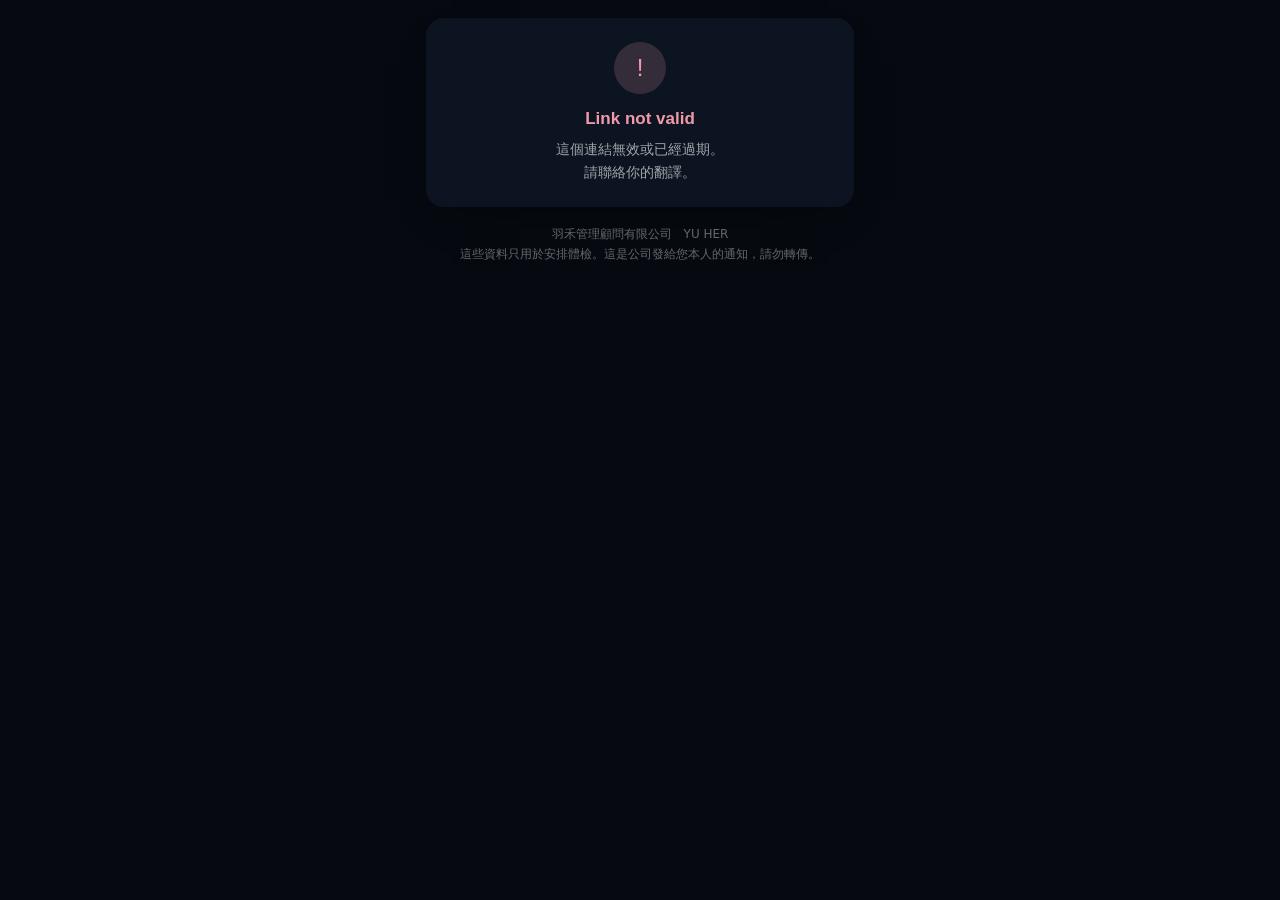
<file: h.html>
<!DOCTYPE html>
<html>
<head>
<meta charset="utf-8">
<meta name="viewport" content="width=device-width, initial-scale=1, viewport-fit=cover">
<link rel="icon" href="icon-192.png">
<link rel="apple-touch-icon" href="apple-touch-icon.png">
<title>Health Check · 體檢通知</title>
<link rel="preconnect" href="https://fonts.googleapis.com">
<link rel="preconnect" href="https://fonts.gstatic.com" crossorigin>
<link rel="stylesheet" href="https://fonts.googleapis.com/css2?family=IBM+Plex+Mono:wght@400;500;600&family=Noto+Sans+Thai:wght@400;500;600&display=swap">
<!--
  體檢通知：工人打開連結看到的那一頁

  ⛔ 這一頁住在 GitHub Pages，不在 Apps Script（2026-09-21 搬過來）。
     原因只有一個：Apps Script 代管的網頁，Google 會在最上面掛一條
     「這個應用程式是由 Google Apps Script 的使用者建立　檢舉濫用情形」。
     那條就印在體檢通知旁邊。對一個看不懂中文、剛收到陌生連結的移工來說，
     「檢舉濫用情形」六個字等於「這是詐騙」。
     它在我們的頁面外層，程式裡移不掉——只能不要住在那裡。

  ⛔ 所以這一頁沒有 google.script.run，改用 fetch 打 Apps Script 的
     JSON 介面（見下面 api()）。後端那一側在 HealthCheckPub.gs 的 hcApi_。

  ⛔ 檔名 h.html 不可以改。已經發出去的連結全部長這樣：
     mousteven.github.io/yuher-app/h.html?s=<短碼>
     改檔名就是讓所有已發出的通知變成 404。

  版型 N2（牟佑彬 2026-09-21 定案）＝ 9/19 的 P4 深色病歷封面 ＋ 細線分區。
  確認流程 V1 ＝ 9/19 的 C：生日當門 → 電話只確認後三碼。

  ⛔ 排版的重點不是「有哪些欄位」，是**哪一個欄位放大到佔半個畫面**。
     2026-09-20 我照功能清單一項一項長，每項變一列、列多了分灰卡，
     結果大日期不見了、三張灰卡把一張單切成三張，質感整個散掉。
     大日期（2.75rem 等寬）、星期、倒數、時段膠囊——那四樣是 P4 的骨架，
     不是裝飾，不可以降級成一般欄位。

  ⚠ 這一頁會被貼到工廠 LINE 群組，任何人都點得進來：
  1. 只認網址上的 t=（16 碼亂數），不接受任何「我是誰」的輸入。
  2. 車牌與司機電話鎖在確認後面。未確認的看得到有東西鎖著——
     不是空白、不是報錯，他才會去按。
  3. 姓名照牟佑彬 2026-09-20 的決定顯示全名，不遮。
  4. 電話只顯示遮罩後三碼。就算有人猜中生日也拿不到完整號碼。

  四個階段（同一個網址，內容自己換）：
    notice 只有日期 → car 車輛資訊到了 → today 當天報到 → done 結案
  結案之後連結不失效——404 會讓工人以為公司的系統壞了。
-->
<style>
:root{
  --navy:#0B1420; --med:#0E8C7F; --med2:#5FD0C2;
  --w:#fff; --w75:rgba(255,255,255,.75); --w62:rgba(255,255,255,.62);
  --w45:rgba(255,255,255,.45); --w38:rgba(255,255,255,.38);
  --w28:rgba(255,255,255,.28); --w16:rgba(255,255,255,.16);
  --w12:rgba(255,255,255,.12); --w08:rgba(255,255,255,.08);
  --bad:#F09AA9;
  --mono:'IBM Plex Mono',ui-monospace,SFMono-Regular,Menlo,monospace;
  --lat:'Helvetica Neue',Helvetica,Arial,system-ui,-apple-system,sans-serif;
  --cjk:system-ui,-apple-system,'PingFang TC','Noto Sans TC',sans-serif;
  --th:'Noto Sans Thai',var(--cjk);
}
*{box-sizing:border-box;-webkit-tap-highlight-color:transparent}
html,body{margin:0;background:#060A10;color:var(--w);
  font-family:var(--lat);line-height:1.6;font-size:16px}
body.th{font-family:var(--th)}
.wrap{max-width:460px;margin:0 auto;padding:18px 16px 44px}
.pg{background:var(--navy);border-radius:18px;overflow:hidden;
  box-shadow:0 18px 44px -26px rgba(0,0,0,.85)}

/* ── 表頭 ── */
.hd{padding:17px 18px 13px;border-bottom:1px solid var(--w12);
  display:flex;align-items:flex-start;gap:12px}
.cx{position:relative;width:23px;height:23px;flex:none;color:var(--med2);
  margin-top:2px}
.cx::before,.cx::after{content:'';position:absolute;background:currentColor;
  border-radius:1.5px}
.cx::before{left:0;right:0;top:37%;height:26%}
.cx::after{top:0;bottom:0;left:37%;width:26%}
.hd .c{flex:1;min-width:0}
.hd .k{font-family:var(--mono);font-size:10px;letter-spacing:.2em;color:var(--w45)}
.hd b{display:block;font-size:17px;margin-top:3px;letter-spacing:-.01em;
  line-height:1.25}
.hd .no{font-family:var(--mono);font-size:10px;color:var(--w38);text-align:right;
  flex:none;line-height:1.5}

.band{background:var(--med);padding:12px 18px;font-size:15px;font-weight:700;
  display:flex;align-items:center;gap:8px}
.band .r{margin-left:auto;font-family:var(--mono);font-weight:500;opacity:.85}
.band.done{background:var(--w12);color:var(--w75)}

.bd{padding:16px 18px}

/* ── 大日期：P4 的骨架，不是裝飾 ── */
.big{font-family:var(--mono);font-size:2.75rem;font-weight:500;line-height:.95;
  letter-spacing:-.03em;font-variant-numeric:tabular-nums}
.sub{font-size:14px;color:var(--w75);margin-top:6px}
.pill{display:inline-block;margin-top:11px;font-family:var(--mono);font-size:16px;
  color:var(--med2);border:1px solid rgba(95,208,194,.4);border-radius:99px;
  padding:4px 15px}

/* ── 細線分區標籤（N2 的差別就在這：不是灰卡）── */
.lab{font-family:var(--mono);font-size:10px;letter-spacing:.14em;color:var(--w38);
  padding:18px 0 5px;display:flex;align-items:center;gap:9px}
.lab::after{content:'';flex:1;height:1px;background:var(--w12)}
.lab .zh{font-family:var(--cjk);letter-spacing:0}

ul.rows{list-style:none;margin:0;padding:0}
ul.rows li{display:flex;gap:11px;padding:9px 0;border-top:1px solid var(--w12);
  font-size:15px}
ul.rows li:first-child{border-top:0}
ul.rows li em{font-style:normal;font-family:var(--mono);font-size:10px;
  letter-spacing:.1em;color:var(--w38);width:5.6em;flex:none;padding-top:5px}
ul.rows li .v{flex:1;min-width:0}
ul.rows li b{display:block;font-weight:600;line-height:1.35}
ul.rows li b.num{font-family:var(--mono);font-variant-numeric:tabular-nums}
ul.rows li span{display:block;font-size:13px;color:var(--w62);margin-top:1px;
  font-family:var(--cjk)}
ul.rows li b.lk{color:var(--w38);font-family:var(--mono)}
.zhonly{display:inline-block;border:1px dashed var(--w28);border-radius:5px;
  padding:0 5px;font-family:var(--cjk)}

.note{margin-top:12px;background:var(--w08);border:1px dashed var(--w28);
  border-radius:11px;padding:13px;font-size:14px;color:var(--w62);
  text-align:center;line-height:1.55}

.pad{padding:0 18px 18px}
/* 回診通知模式（?c=），同一套深藍病歷封面 */
.case .nm{font-size:22px;font-weight:700;margin:2px 0}
.case .hero{margin:14px 0 12px;padding:14px 16px;background:var(--w08);border-radius:13px}
.case .hero .d{font-family:var(--mono);font-size:2.2rem;font-weight:500;line-height:1}
.case .hero .t{font-family:var(--mono);font-size:1.3rem;color:var(--w75);margin-top:6px}
.case .row{display:flex;justify-content:space-between;gap:12px;padding:10px 0;border-bottom:1px solid var(--w12)}
.case .row .k{font-size:13px;color:var(--w62)}
.case .row .k small{font-size:11px;color:var(--w45)}
.case .row b{font-size:16px;text-align:right}
.case .pad button+button{margin-top:10px}
button{display:block;width:100%;border:0;border-radius:12px;padding:16px;
  font-family:inherit;font-size:17px;font-weight:700;background:var(--med);
  color:#fff;margin-top:12px}
button:disabled{opacity:.45}
button.s{background:var(--w12);font-weight:600;font-size:15px;padding:14px}
button small{display:block;font-family:var(--cjk);font-size:13px;font-weight:400;
  opacity:.85;margin-top:2px}
a.alt{display:block;text-align:center;margin-top:10px;font-size:14px;
  color:var(--w45);text-decoration:underline}
a.alt .zh{display:block;font-family:var(--cjk);font-size:13px;text-decoration:none;
  margin-top:1px}
a.tel{display:block;text-decoration:none}

/* ── 確認 V1 ── */
.q{font-size:20px;font-weight:600;letter-spacing:-.01em;line-height:1.3;margin:0}
.qz{font-size:15px;color:var(--w62);margin:3px 0 0;font-family:var(--cjk)}
.why{font-size:13px;color:var(--w45);margin:9px 0 0;line-height:1.55}
.why .zh{font-family:var(--cjk)}
.fld{margin-top:16px}
.three{display:grid;grid-template-columns:1.3fr 1fr 1fr;gap:7px}
.three label{position:relative;display:block}
.three input{width:100%;background:var(--w08);border:1px solid var(--w16);
  border-radius:11px;padding:14px 11px 19px;font-family:var(--mono);font-size:19px;
  color:var(--w);text-align:center}
.three input:focus{outline:2px solid var(--med2);outline-offset:1px;
  border-color:transparent}
.three em{position:absolute;left:0;right:0;bottom:4px;text-align:center;
  font-style:normal;font-family:var(--cjk);font-size:9px;color:var(--w38);
  pointer-events:none}
.hint{font-size:13px;color:var(--w45);margin-top:6px;font-family:var(--cjk)}
.hasno{background:var(--w08);border-radius:13px;padding:15px;margin-top:16px;
  text-align:center}
.hasno .tz{font-size:13px;color:var(--w62);font-family:var(--cjk)}
.hasno .n{font-family:var(--mono);font-size:24px;letter-spacing:.06em;margin-top:4px}
.two{display:grid;grid-template-columns:1fr 1fr;gap:8px;margin-top:13px}
.two button{margin-top:0}
input.line{width:100%;background:var(--w08);border:1px solid var(--w16);
  border-radius:11px;padding:15px 13px;font-family:var(--mono);font-size:19px;
  color:var(--w)}
input.line:focus{outline:2px solid var(--med2);outline-offset:1px;
  border-color:transparent}
input.line::placeholder{color:var(--w28)}
/* 認自己：一人一列，點的區域是整列不是那幾個字。
   ⚠ 最小 56px 高——工廠裡站著單手操作，手指不會很準，
     而點錯人的代價是他去驗一個不是自己的生日、然後被記一次錯。 */
.who{display:grid;gap:8px;margin:4px 0 14px}
.pk{display:flex;align-items:center;gap:11px;width:100%;text-align:left;
  background:var(--w08);border:1px solid var(--w16);border-radius:12px;
  padding:11px 13px;min-height:56px;color:var(--w);font:inherit}
.pk:active{background:var(--w12);border-color:var(--med2)}
.pk .av{width:32px;height:32px;border-radius:99px;flex:none;
  background:rgba(95,208,194,.15);color:var(--med2);display:grid;
  place-items:center;font-size:15px;font-weight:700}
.pk .nm{min-width:0}
.pk .nm b{display:block;font-size:16px;font-weight:600;line-height:1.3}
.pk .nm i{display:block;font-style:normal;font-family:var(--mono);
  font-size:11.5px;letter-spacing:.02em;color:var(--w45);margin-top:1px;
  overflow:hidden;text-overflow:ellipsis;white-space:nowrap}
/* 「不是我」：看得到，但不要比主要動作顯眼。 */
.notme{margin-bottom:13px;font-size:13.5px;padding:11px;color:var(--w62)}
/* 未確認的提醒。用暖色不用紅色——這是提醒不是警告。 */
.notyet{margin:0 14px 12px;border:1px solid rgba(232,199,131,.28);
  background:rgba(232,199,131,.08);border-radius:10px;padding:9px 11px;
  font-size:13px;line-height:1.5;color:#E8C783}
.notyet span{display:block;font-size:12px;color:var(--w45);margin-top:1px}
/* 按鈕上面那一句理由。置中、比按鈕小一級，是它的註腳不是另一段內容。 */
.rs{text-align:center;font-size:13px;color:var(--w62);margin:0 0 10px;
  line-height:1.5}
.rs span{color:var(--w45);font-size:12px}
.prog{display:flex;gap:5px;padding:0 18px 15px}
.prog i{flex:1;height:3px;border-radius:99px;background:var(--w16)}
.prog i.on{background:var(--med2)}

.ok{display:flex;gap:10px;align-items:center;background:rgba(95,208,194,.12);
  border-radius:11px;padding:11px 13px;margin-bottom:13px}
.ok .m{color:var(--med2);font-size:19px}
.ok b{display:block;font-size:16px}
.ok span{display:block;font-size:13px;color:var(--w62);font-family:var(--cjk)}
.big2{padding:26px 18px;text-align:center}
.big2 .m{width:54px;height:54px;border-radius:99px;background:rgba(95,208,194,.16);
  color:var(--med2);display:grid;place-items:center;font-size:25px;margin:0 auto 11px}
.big2 b{display:block;font-size:20px}
.big2 span{display:block;font-size:15px;color:var(--w62);margin-top:5px;
  font-family:var(--cjk)}
.badp{padding:24px 18px;text-align:center}
.badp .m{width:52px;height:52px;border-radius:99px;background:rgba(240,154,169,.18);
  color:var(--bad);display:grid;place-items:center;font-size:24px;margin:0 auto 11px}
.badp b{display:block;font-size:17px;color:var(--bad)}
.badp span{display:block;font-size:14px;color:var(--w62);margin-top:6px;
  font-family:var(--cjk)}
.badp .telno{display:inline-block;margin-top:9px;font-family:var(--mono);
  font-size:18px;color:var(--med2)}

.up{border:2px dashed var(--w28);border-radius:13px;padding:22px 14px;
  text-align:center;margin-top:13px}
.up .ic{font-size:27px}
.up b{display:block;font-size:17px;margin-top:7px}
.up span{display:block;font-size:14px;color:var(--w62);margin-top:3px;
  font-family:var(--cjk)}
.up input{display:none}
.shot{display:flex;gap:11px;background:var(--w08);border-radius:12px;padding:11px;
  margin-top:12px;align-items:center}
.shot img{width:54px;height:70px;object-fit:cover;border-radius:7px;flex:none;
  background:#fff}
.shot b{display:block;font-size:15px}
.shot span{display:block;font-size:13px;color:var(--w62);font-family:var(--cjk)}
.err{background:rgba(240,154,169,.14);color:var(--bad);border-radius:10px;
  padding:12px 13px;font-size:14.5px;margin-top:12px;line-height:1.55}
.err .zh{color:var(--bad);opacity:.85;font-size:13.5px;font-family:var(--cjk)}
.pill.wait{font-family:var(--cjk);font-size:13px;color:var(--w45);
  border-style:dashed;border-color:var(--w28);line-height:1.4}
.pill.wait .z{display:block;font-size:12px;color:var(--w38)}
.warnbox{margin-top:18px;border:1px solid rgba(232,199,131,.3);
  background:rgba(232,199,131,.07);border-radius:12px;padding:13px 14px}
.warnbox .t{font-family:var(--mono);font-size:10px;letter-spacing:.14em;
  color:#E8C783;margin:0 0 9px}
.warnbox .t .z{font-family:var(--cjk);letter-spacing:0}
.warnbox p{margin:0;font-size:14px;line-height:1.5}
.warnbox p+p{margin-top:10px;padding-top:10px;border-top:1px solid var(--w12)}
.warnbox p .z{display:block;font-family:var(--cjk);font-size:13px;
  color:var(--w62);margin-top:1px}
.warnbox p.hot{color:#F0A9A9}
.warnbox p.hot .z{color:rgba(240,169,169,.72)}
.warnbox p.only{color:var(--w62);font-family:var(--cjk);font-size:13px}
.warnbox p.only .oz{display:block;font-size:11.5px;color:var(--w38);margin-top:1px}
.load{text-align:center;padding:60px 0;color:var(--w38);font-size:15px}
.ft{text-align:center;font-size:12px;color:var(--w38);margin-top:18px;
  font-family:var(--cjk);line-height:1.65}
@media (prefers-reduced-motion:reduce){*{transition:none!important;animation:none!important}}
</style>
</head>
<body>
<div class="wrap">
  <div id="app"><p class="load">…</p></div>
  <p class="ft">羽禾管理顧問有限公司　YU HER<br>
    這些資料只用於安排體檢。這是公司發給您本人的通知，請勿轉傳。</p>
</div>

<script>
/* ⛔ token 不可以用 JSON.stringify 包。
   Apps Script 的輸出型樣板標記會做 HTML 跳脫，JSON.stringify 加的那對引號
   會被 escape 成 &quot;，TOKEN 的值變成「"abc123"」——引號成了字串的一部分，
   查不到任何一列，每一條連結都顯示「Link not valid」。
   token 在 Code.gs 已經濾成 [0-9a-f]{0,32}，直接夾在引號裡是安全的。

   ⛔⛔ 這一段註解本身也踩過一次：原本在裡面「示範」錯誤寫法，
   其中有一組空的樣板標記。編譯器不管那是不是註解，照樣編成
   output.push( ); ——整頁 SyntaxError，而訊息指到 Code.gs 的 evaluate()。
   樣板檔的註解裡不要出現任何樣板標記。 */
/* 網址上的 ?s= 有兩種格式，這一頁都原樣往後送，不在這裡判斷：
     B8396X             六碼短網址（hcUrl_ 發出去的都長這樣）
     5e8173d8b0c24feb   16 碼短碼本身
   後端的 hcTokenOf_ 負責展開。

   ⛔ 不可以在這裡洗成十六進位。2026-09-21 我就是這樣寫的，
      B8396X 被洗成 "8396"，**每一條已經發出去的連結都變成
      「Link not valid」**——而工人手上只有那一條，他不會來問，
      只會當天沒去體檢。

   ⚠ 但還是要洗掉英數以外的字元：網址是使用者隨手改得動的東西，
     不要把上面的字原封不動送進後端。 */
var SCODE = (function(){
  try {
    var m = /[?&]s=([^&]*)/.exec(location.search || '');
    return m ? decodeURIComponent(m[1]).replace(/[^0-9A-Za-z]/g, '').slice(0, 32) : '';
  } catch(e){ return ''; }
})();

/* ── 跟後端要資料 ───────────────────────────────────
   這一頁在 GitHub Pages，後端在 Apps Script，是兩個網域。
   實測過那個端點會回 Access-Control-Allow-Origin: *，所以打得通。

   ⛔ POST 的 Content-Type 一定要是 text/plain。
      用 application/json 會觸發瀏覽器預檢（OPTIONS），
      而 Apps Script 沒有 doOptions，預檢直接失敗——
      症狀是「按了完全沒反應」，只有主控台看得到錯誤，
      在工人的手機上根本查不出來。

   ⛔ 只讀的用 GET，會寫東西的用 POST。
      生日不可以出現在網址上：網址會進伺服器記錄，那是個資。 */
var API_ = 'https://script.google.com/macros/s/AKfycbycLQO2yrDYoKEl0DwIC07-Ll8nuLCxrIUhawIrBH1aWbIyislfe9VsonWBW8zYbdudSA/exec';

/* ⛔⛔ fetch **沒有預設逾時**。訊號很差的時候，請求會既不回應也不失敗，
   promise 永遠掛著——畫面就停在「…」，沒有錯誤、沒有重試、什麼都沒有。
   2026-09-21 23:53 實機就是這樣：後端量到 3.9 秒就回，工人的手機卻卡死。
   **而這一頁存在的理由就是給工廠裡訊號很差的人用的。**

   所以：每一次呼叫都有時限，逾時就自己重試，連續失敗才放棄並讓人按重試。
   ⚠ AbortController 在 iOS 12.2 以上都有；沒有的話退回只計時不中斷，
     至少 bad() 會被叫到，畫面不會死在那裡。 */
/* ⛔ 2026-09-22：本來是 15 秒試 3 次。實測 Apps Script 冷啟動要 30～36 秒，
   15 秒就掐掉等於**永遠等不到冷啟動跑完**，掐一次又重叫一次只會更慢，
   最後畫面顯示「連不上」——但網路其實是好的。
   改成 40 秒試 2 次：第一次就給冷啟動跑完的時間，總預算還比原本多。
   ⚠ 不要為了「快點失敗」把它調回去，工廠的工人寧可多等也不想重填。 */
var API_TIMEOUT_ = 40000;     // 單次
var API_TRIES_ = 2;           // 一共試幾次（含第一次）

function apiFetch_(url, opt, tries, ok, bad){
  var ctl = null, timer = null, done = false;
  try { ctl = new AbortController(); } catch(e){}
  if(ctl) opt = Object.assign({}, opt, { signal: ctl.signal });

  function finish(fn, arg){
    if(done) return; done = true;
    clearTimeout(timer);
    fn(arg);
  }
  timer = setTimeout(function(){
    if(ctl){ try { ctl.abort(); } catch(e2){} }
    finish(again);
  }, API_TIMEOUT_);

  function again(){
    if(tries > 1){ apiFetch_(url, opt, tries - 1, ok, bad); }
    else if(bad) bad();
  }

  fetch(url, opt)
    .then(function(r){ return r.json(); })
    .then(function(j){ finish(ok, j); })
    .catch(function(){ finish(again); });
}

function api(fn, body, ok, bad){
  var url = API_;
  if(body){
    body.api = fn;
    /* 認過人之後一律帶個人短碼；還沒認的帶網址上的代碼。 */
    if(MYTOK) body.t = MYTOK; else body.s = SCODE;
    apiFetch_(url, { method:'POST',
                     headers:{ 'Content-Type':'text/plain;charset=utf-8' },
                     body: JSON.stringify(body) }, API_TRIES_, ok, bad);
  } else {
    apiFetch_(url + '?api=' + encodeURIComponent(fn) +
              (MYTOK ? '&t=' + encodeURIComponent(MYTOK)
                     : '&s=' + encodeURIComponent(SCODE)), {}, API_TRIES_, ok, bad);
  }
}
var D = null, SHOT = null, STEP = 'p', DOB = '', TAIL = '', HASP = false;
/* 他在第一頁按了「我換號碼了」。⛔ 只是記住，輸入框在生日後面才出來——
   第一頁就能改的話，同群組的人可以把接送電話改成自己的。 */
var PCHG = false;

/* 群組連結認完人之後拿到的個人短碼。
   ⛔ 記在這台手機上，第二次點同一條連結就直接進自己那一頁。
   ⚠ 但一定要留一顆「不是我」可以清掉——宿舍會借手機，
     下一個人點進來看到別人的體檢通知是最難解釋的那種錯。 */
var MYTOK = '';
var PICKI = -1;
var SHOWLIST = false;
function myKey(){ return 'hc.me.' + SCODE; }
function loadMe(){
  try { MYTOK = localStorage.getItem(myKey()) || ''; } catch(e){ MYTOK = ''; }
}
function saveMe(t){
  MYTOK = t || '';
  try { if(t) localStorage.setItem(myKey(), t); else localStorage.removeItem(myKey()); }
  catch(e){}
}
function $(id){ return document.getElementById(id); }
function esc(s){ return String(s == null ? '' : s)
  .replace(/&/g,'&amp;').replace(/</g,'&lt;').replace(/>/g,'&gt;')
  .replace(/"/g,'&quot;'); }

/* 四語。每一個欄位名都要有母語與中文。
   ⛔ 區塊標題（sWho/sWhere/sWhat）與列標題（hos/ride/…）不可以共用鍵——
      2026-09-20 共用過一次，畫面上出現兩次 DATE。
   ⛔ 醫院名稱不翻譯，只附真實英文名。各語言音譯出來的名字現實中不存在，
      招牌上沒有、地圖搜不到、計程車司機聽不懂。 */
var T = {
  vi:{ head:'KHÁM SỨC KHỎE ĐỊNH KỲ', today:'HÔM NAY KHÁM SỨC KHỎE',
    sWho:'AI', sWhere:'Ở ĐÂU', sWhat:'MANG GÌ',
    who:'NGƯỜI KHÁM', hos:'BỆNH VIỆN', ride:'XE ĐÓN', at:'ĐIỂM ĐÓN',
    plate:'BIỂN SỐ', drv:'TÀI XẾ', bring:'MANG THEO', fee:'PHÍ',
    left:'Còn {n} ngày', today2:'Hôm nay', tmr:'Ngày mai',
    pend:'Bệnh viện có xe đón. Thông tin xe sẽ báo trước 3 ngày.',
    own:'Bạn tự đi đến bệnh viện.',
    onlyZh:'Mục này chỉ có tiếng Trung — hỏi phiên dịch nếu không rõ.',
    lock:'Bấm xác nhận để xem biển số và số tài xế.',
    cal:'Thêm vào lịch', cal2:'Không được? Dùng Google Lịch',
    call:'Gọi tài xế',
    q1:'Ngày sinh của bạn?', q1z:'Để chắc chắn đúng là bạn',
    y:'năm', mo:'tháng', dd:'ngày', likeArc:'Giống như trên thẻ ARC',
    next:'Tiếp tục',
    q2:'Số điện thoại còn dùng không?', have:'Số chúng tôi đang có',
    same:'Đúng rồi', changed:'Đã đổi số', only3:'Đây là số công ty đang lưu',
    drvCall:'Tài xế sẽ gọi số này khi xe đến đón bạn.', badPhone:'Số này chưa đủ số', q2c:'Số mới của bạn?',
    q2b:'Số điện thoại của bạn?', noPhone:'Chúng tôi chưa có số của bạn',
    skip:'Không có điện thoại',
    okT:'Đã xác nhận', okS:'Phiên dịch đã nhận được',
    badT:'Ngày sinh không đúng', badS:'Đây không phải thông báo của bạn?',
    retry:'Thử lại', callUs:'Hoặc gọi', askTr:'Vui lòng liên hệ phiên dịch của bạn.',
    badDob:'Ngày này không giống ngày sinh.',
    inQ:'Bạn đã đến bệnh viện chưa?', inB:'Tôi đã đến', inOk:'Đã báo đến',
    rQ:'Chụp hóa đơn nộp tiền?',
    rWhy:'Có hóa đơn thì công ty không cần hỏi lại bạn nữa.',
    rB:'Chụp ảnh hóa đơn', rSub:'Chụp ngay hoặc chọn từ thư viện',
    send:'Gửi', fin:'Xong rồi', closed:'Lần khám này đã hoàn tất.',
    inApp:'Không mở được? Bấm ⋯ ở góc trên rồi mở bằng trình duyệt.',
    board:'lên xe', arrive:'đến bệnh viện',
    pickWait:'Giờ đón sẽ báo trước 3 ngày',
    checkin:'GIỜ ĐĂNG KÝ', phone:'ĐIỆN THOẠI',
    mark:'CHỖ ĐĂNG KÝ', addr:'ĐỊA CHỈ', openMap:'Mở bản đồ',
    q0:'Bạn là ai?', notme:'Không phải tôi',
    iwill:'Tôi đã biết, tôi sẽ đến',
    whyLater:'Bấm rồi, khi có biển số xe và số tài xế bạn sẽ thấy ngay.',
    whyNow:'Bấm để xem biển số xe và số tài xế.',
    notyet:'Bạn chưa xác nhận. Công ty chưa biết bạn có đến không.',
    phoneNote:'Muốn đổi số thì báo phiên dịch',
    sNote:'LƯU Ý',
    w1:'Chỉ xuất trình giấy tờ tại quầy đăng ký của bệnh viện. Không đưa cho bất kỳ ai để làm việc khác (ví dụ mở thẻ SIM). Vào bệnh viện nhớ đeo khẩu trang.',
    w2:'TUYỆT ĐỐI không tự mang mẫu phân hoặc nước tiểu đến. Bệnh viện sẽ báo Sở Y tế và giấy phép lao động của bạn sẽ bị hủy. Nếu buồn đi vệ sinh, hãy đợi đến bệnh viện.',
    w3:'Muốn đổi ngày phải báo trước 5 ngày. Không báo trước mà không đến thì vẫn phải trả 500 Đài tệ tiền xe.',
    w4:'Nhớ lấy hóa đơn sau khi nộp tiền.',
    onlyZhNote:'Mục này chỉ có tiếng Trung' },
  id:{ head:'PEMERIKSAAN KESEHATAN BERKALA', today:'HARI INI PEMERIKSAAN',
    sWho:'SIAPA', sWhere:'DI MANA', sWhat:'BAWA APA',
    who:'PESERTA', hos:'RUMAH SAKIT', ride:'JEMPUTAN', at:'TITIK JEMPUT',
    plate:'NOMOR', drv:'SOPIR', bring:'BAWA', fee:'BIAYA',
    left:'{n} hari lagi', today2:'Hari ini', tmr:'Besok',
    pend:'Rumah sakit menyediakan jemputan. Info kendaraan 3 hari sebelumnya.',
    own:'Anda pergi sendiri ke rumah sakit.',
    onlyZh:'Item ini hanya dalam bahasa Mandarin — tanyakan penerjemah.',
    lock:'Tekan konfirmasi untuk melihat nomor kendaraan dan sopir.',
    cal:'Tambahkan ke kalender', cal2:'Tidak bisa? Pakai Google Calendar',
    call:'Telepon sopir',
    q1:'Tanggal lahir Anda?', q1z:'Untuk memastikan ini benar Anda',
    y:'tahun', mo:'bulan', dd:'tanggal', likeArc:'Sama seperti di kartu izin tinggal',
    next:'Lanjut',
    q2:'Nomor ini masih dipakai?', have:'Nomor yang kami punya',
    same:'Benar', changed:'Sudah ganti', only3:'Ini nomor yang tersimpan di perusahaan',
    drvCall:'Sopir akan menelepon nomor ini saat mobil jemputan tiba.', badPhone:'Nomor ini kurang angka', q2c:'Nomor baru Anda?',
    q2b:'Nomor HP Anda?', noPhone:'Kami belum punya nomor Anda',
    skip:'Tidak punya HP',
    okT:'Sudah dikonfirmasi', okS:'Penerjemah sudah menerimanya',
    badT:'Tanggal lahir salah', badS:'Ini bukan pemberitahuan Anda?',
    retry:'Coba lagi', callUs:'Atau telepon', askTr:'Silakan hubungi penerjemah Anda.',
    badDob:'Tanggal ini bukan tanggal lahir.',
    inQ:'Apakah Anda sudah sampai?', inB:'Saya sudah sampai', inOk:'Sudah lapor',
    rQ:'Foto kuitansi pembayaran?',
    rWhy:'Dengan kuitansi, perusahaan tidak perlu bertanya lagi.',
    rB:'Foto kuitansi', rSub:'Foto sekarang atau pilih dari galeri',
    send:'Kirim', fin:'Selesai', closed:'Pemeriksaan ini sudah selesai.',
    inApp:'Tidak terbuka? Tekan ⋯ di pojok atas, buka di browser.',
    board:'naik jemputan', arrive:'tiba di rumah sakit',
    pickWait:'Jam jemputan diberitahu 3 hari sebelumnya',
    checkin:'JAM DAFTAR', phone:'NOMOR HP',
    mark:'TEMPAT DAFTAR', addr:'ALAMAT', openMap:'Buka peta',
    q0:'Anda siapa?', notme:'Bukan saya',
    iwill:'Saya sudah tahu, saya akan datang',
    whyLater:'Setelah ditekan, nomor kendaraan dan nomor sopir akan terlihat.',
    whyNow:'Tekan untuk melihat nomor kendaraan dan nomor sopir.',
    notyet:'Anda belum konfirmasi. Perusahaan belum tahu Anda datang atau tidak.',
    phoneNote:'Mau ganti nomor? Beri tahu penerjemah',
    sNote:'PERHATIAN',
    w1:'Tunjukkan dokumen hanya di loket pendaftaran rumah sakit. Jangan berikan kepada siapa pun untuk urusan lain (misalnya membuat kartu SIM). Pakai masker saat masuk rumah sakit.',
    w2:'JANGAN membawa sampel tinja atau urine sendiri. Rumah sakit akan melapor ke Dinas Kesehatan dan izin kerja Anda akan dicabut. Kalau ingin buang air besar, tahan sampai di rumah sakit.',
    w3:'Untuk mengubah jadwal, beri tahu kami 5 hari sebelumnya. Kalau tidak memberi tahu dan tidak datang, biaya transport NT$500 tetap harus dibayar.',
    w4:'Jangan lupa minta kuitansi setelah membayar.',
    onlyZhNote:'Item ini hanya dalam bahasa Mandarin' },
  th:{ head:'ตรวจสุขภาพตามกำหนด', today:'วันนี้ตรวจสุขภาพ',
    sWho:'ใคร', sWhere:'ที่ไหน', sWhat:'นำอะไรมา',
    who:'ผู้เข้ารับการตรวจ', hos:'โรงพยาบาล', ride:'รถรับส่ง', at:'จุดรับ',
    plate:'ทะเบียน', drv:'คนขับ', bring:'นำติดตัว', fee:'ค่าใช้จ่าย',
    left:'อีก {n} วัน', today2:'วันนี้', tmr:'พรุ่งนี้',
    pend:'โรงพยาบาลมีรถรับส่ง จะแจ้งข้อมูลรถก่อน 3 วัน',
    own:'คุณเดินทางไปเอง',
    onlyZh:'รายการนี้มีแต่ภาษาจีน — สอบถามล่ามได้',
    lock:'กดยืนยันเพื่อดูทะเบียนรถและเบอร์คนขับ',
    cal:'เพิ่มลงปฏิทิน', cal2:'ไม่ได้ใช่ไหม ลองใช้ Google ปฏิทิน',
    call:'โทรหาคนขับ',
    q1:'วันเกิดของคุณ', q1z:'เพื่อยืนยันว่าเป็นคุณจริง',
    y:'ปี', mo:'เดือน', dd:'วัน', likeArc:'ตรงกับบัตรถิ่นที่อยู่',
    next:'ถัดไป',
    q2:'ยังใช้เบอร์นี้อยู่ไหม', have:'เบอร์ที่เรามี',
    same:'ใช่', changed:'เปลี่ยนแล้ว', only3:'นี่คือเบอร์ที่บริษัทบันทึกไว้',
    drvCall:'คนขับจะโทรหาเบอร์นี้เมื่อรถมาถึง', badPhone:'เบอร์นี้ตัวเลขไม่ครบ', q2c:'เบอร์ใหม่ของคุณ',
    q2b:'เบอร์โทรของคุณ', noPhone:'เรายังไม่มีเบอร์ของคุณ',
    skip:'ไม่มีโทรศัพท์',
    okT:'ยืนยันแล้ว', okS:'ล่ามได้รับแล้ว',
    badT:'วันเกิดไม่ถูกต้อง', badS:'นี่ไม่ใช่ประกาศของคุณใช่ไหม',
    retry:'ลองอีกครั้ง', callUs:'หรือโทร', askTr:'กรุณาติดต่อล่ามของคุณ',
    badDob:'วันที่นี้ไม่ใช่วันเกิด',
    inQ:'คุณถึงโรงพยาบาลแล้วหรือยัง', inB:'ถึงแล้ว', inOk:'รายงานตัวแล้ว',
    rQ:'ถ่ายใบเสร็จไหม', rWhy:'มีใบเสร็จแล้วบริษัทจะไม่ต้องถามอีก',
    rB:'ถ่ายใบเสร็จ', rSub:'ถ่ายเลยหรือเลือกจากคลังภาพ',
    send:'ส่ง', fin:'เสร็จแล้ว', closed:'การตรวจครั้งนี้เสร็จสิ้นแล้ว',
    inApp:'เปิดไม่ได้? กด ⋯ มุมบน แล้วเปิดในเบราว์เซอร์',
    board:'ขึ้นรถ', arrive:'ถึงโรงพยาบาล',
    pickWait:'จะแจ้งเวลารับก่อน 3 วัน',
    checkin:'เวลาลงทะเบียน', phone:'เบอร์โทร',
    mark:'จุดลงทะเบียน', addr:'ที่อยู่', openMap:'เปิดแผนที่',
    q0:'คุณคือใคร?', notme:'ไม่ใช่ฉัน',
    iwill:'ฉันทราบแล้ว ฉันจะไป',
    whyLater:'กดแล้ว เมื่อมีทะเบียนรถและเบอร์คนขับจะเห็นทันที',
    whyNow:'กดเพื่อดูทะเบียนรถและเบอร์คนขับ',
    notyet:'คุณยังไม่ได้ยืนยัน บริษัทยังไม่ทราบว่าคุณจะไปหรือไม่',
    phoneNote:'ถ้าจะเปลี่ยนเบอร์ แจ้งล่าม',
    sNote:'ข้อควรระวัง',
    w1:'แสดงเอกสารเฉพาะที่เคาน์เตอร์ลงทะเบียนของโรงพยาบาลเท่านั้น ห้ามให้ใครเอาไปทำธุระอื่น (เช่น เปิดซิมการ์ด) และสวมหน้ากากอนามัยเมื่อเข้าโรงพยาบาล',
    w2:'ห้ามนำอุจจาระหรือปัสสาวะมาเอง โรงพยาบาลจะแจ้งสำนักงานสาธารณสุข และใบอนุญาตทำงานของคุณจะถูกเพิกถอน ถ้าปวดถ่าย ให้รอไปถ่ายที่โรงพยาบาล',
    w3:'ถ้าต้องการเลื่อนวัน กรุณาแจ้งล่วงหน้า 5 วัน ถ้าไม่แจ้งแล้วไม่มา ยังต้องจ่ายค่ารถ 500 เหรียญไต้หวัน',
    w4:'อย่าลืมขอใบเสร็จหลังชำระเงิน',
    onlyZhNote:'รายการนี้มีแต่ภาษาจีน' },
  en:{ head:'PERIODIC HEALTH CHECK', today:'HEALTH CHECK TODAY',
    sWho:'WHO', sWhere:'WHERE', sWhat:'WHAT TO BRING',
    who:'PATIENT', hos:'HOSPITAL', ride:'PICKUP', at:'PICKUP POINT',
    plate:'PLATE', drv:'DRIVER', bring:'BRING', fee:'FEE',
    left:'{n} days left', today2:'Today', tmr:'Tomorrow',
    pend:'The hospital provides a van. Vehicle details 3 days before.',
    own:'Please go to the hospital yourself.',
    onlyZh:'This item is in Chinese only — ask your translator.',
    lock:'Confirm to see the plate number and driver phone.',
    cal:'Add to calendar', cal2:"Didn't work? Use Google Calendar",
    call:'Call the driver',
    q1:'Your date of birth?', q1z:'So we know it is really you',
    y:'year', mo:'month', dd:'day', likeArc:'Same as on your ARC',
    next:'Continue',
    q2:'Is this number still yours?', have:'The number we have',
    same:'Yes, correct', changed:'I changed it',
    only3:'This is the number we have on file',
    drvCall:'The driver calls this number when the van arrives.', badPhone:'This number is too short', q2c:'Your new number?',
    q2b:'Your phone number?', noPhone:'We do not have your number yet',
    skip:'No phone',
    okT:'Confirmed', okS:'Your translator can see it',
    badT:'Date of birth does not match', badS:'Is this not your notice?',
    retry:'Try again', callUs:'Or call', askTr:'Please contact your translator.',
    badDob:'That date is not a date of birth.',
    inQ:'Have you arrived at the hospital?', inB:'I have arrived',
    inOk:'Checked in', rQ:'Photo of the payment receipt?',
    rWhy:'With a receipt we will not need to ask you again.',
    rB:'Photo of receipt', rSub:'Take one now or pick from your gallery',
    send:'Send', fin:'All done', closed:'This health check is complete.',
    inApp:"Won't open? Tap ⋯ at the top, then open in your browser.",
    board:'board the van', arrive:'arrive at the hospital',
    pickWait:'Pickup time will be given 3 days before',
    checkin:'CHECK-IN', phone:'PHONE',
    mark:'REPORT AT', addr:'ADDRESS', openMap:'Open map',
    q0:'Who are you?', notme:'Not me',
    iwill:'I understand, I will be there',
    whyLater:'Tap now, and you will see the plate and driver as soon as we have them.',
    whyNow:'Tap to see the plate number and the driver.',
    notyet:'You have not confirmed. The company does not know if you are coming.',
    phoneNote:'To change it, tell your translator',
    sNote:'IMPORTANT',
    w1:'Show your documents only at the hospital registration desk. Never hand them to anyone for other business (for example, opening a SIM card). Wear a mask inside the hospital.',
    w2:'Do NOT bring your own stool or urine sample. The hospital reports this to the Health Bureau and your work permit will be revoked. If you need the toilet, wait until you are at the hospital.',
    w3:'To change the date, tell us at least 5 days ahead. If you cancel late or do not show up, you still pay the NT$500 transport fee.',
    w4:'Remember to ask for the receipt after paying.',
    onlyZhNote:'This item is in Chinese only' }
};
/* 名冊沒填語別時整頁只出中文（不要猜成英文）；有語別時它是每一行的輔助。 */
var ZH = { head:'定期體檢通知', today:'今天體檢',
  sWho:'誰', sWhere:'去哪', sWhat:'帶什麼',
  who:'受檢人', hos:'醫院', ride:'接送', at:'上車地點',
  plate:'車牌', drv:'司機', bring:'攜帶', fee:'費用',
  left:'還有 {n} 天', today2:'就是今天', tmr:'明天',
  pend:'醫院會派車接。車輛資訊體檢前 3 天通知。', own:'你自己前往醫院。',
  onlyZh:'這一項只有中文', lock:'按下確認後才會顯示車牌與司機電話',
  cal:'加入行事曆', cal2:'沒反應嗎？改用 Google 日曆', call:'打給司機',
  q1:'你的出生年月日', q1z:'確認是本人才收得到',
  y:'年', mo:'月', dd:'日', likeArc:'跟居留證上一樣', next:'下一步',
  q2:'這支電話還在用嗎？', have:'我們手上的號碼',
  same:'對，就是這支', changed:'我換號碼了', only3:'這是公司名冊上的號碼',
  drvCall:'接你的司機到了會打這支電話。', badPhone:'這支號碼位數不對', q2c:'你的新號碼',
  q2b:'你的手機號碼', noPhone:'我們還沒有你的號碼', skip:'我沒有電話',
  okT:'已確認', okS:'翻譯那邊看得到了',
  badT:'生日對不上', badS:'這不是你的通知嗎？',
  retry:'再試一次', callUs:'或打', askTr:'請聯絡你的翻譯。',
  badDob:'這個日期不像出生年月日',
  inQ:'你到醫院了嗎？', inB:'我到了', inOk:'已報到',
  rQ:'要拍繳費收據嗎？', rWhy:'有收據，公司就不用再回頭問你。可以不傳。',
  rB:'拍收據照片', rSub:'拍照或從相簿選', send:'送出',
  fin:'都完成了', closed:'這次體檢已完成',
  inApp:'打不開的話，按右上角的「⋯」用瀏覽器開啟。',
  board:'上車', arrive:'到醫院',
  pickWait:'接人時間　體檢前 3 天通知',
  checkin:'報到時間', phone:'手機',
  mark:'報到地點', addr:'地址', openMap:'打開地圖',
  q0:'你是哪一位？', q0z:'點自己的名字，下一步會問你的出生年月日。',
  iwill:'我知道了，我會到',
  whyLater:'按了之後，車牌和司機電話出來就看得到。',
  whyNow:'按了就看得到車牌和司機電話。',
  notyet:'你還沒確認。公司還不知道你會不會來。',
  notme:'不是我',
  phoneNote:'要改的話跟你的翻譯說',
  sNote:'注意事項',
  w1:'證件只在醫院掛號櫃檯出示。不要交給任何人去辦其他業務（例如開 SIM 卡）。進醫院請戴口罩。',
  w2:'不可以自己帶檢體（糞便、尿液）。醫院會通報衛生局，聘僱許可會被廢止。想上大號請留到醫院再上。',
  w3:'要改期請提前 5 天告知。沒有事先說又沒來的，車資 500 元還是要付。',
  w4:'繳完費記得跟櫃檯拿收據。',
  onlyZhNote:'這一項只有中文' };

function zhOnly(){ return !D || D.lang === 'zh'; }
function t(k){ return zhOnly() ? (ZH[k] || '') : ((T[D.lang] || T.en)[k] || ''); }
/** 欄位名一律「母語 中文」。只出中文時就只有中文。 */
function lbl(k){
  return zhOnly() ? esc(ZH[k])
    : (esc(t(k)) + ' <span class="zh">' + esc(ZH[k]) + '</span>');
}
/** 一句話的母語與中文兩行。只出中文時只有一行。 */
function two(k){
  return zhOnly() ? esc(t(k))
    : (esc(t(k)) + '<br><span style="font-family:var(--cjk);color:var(--w62)">' +
       esc(ZH[k]) + '</span>');
}

/* ── 表頭與大日期 ───────────────────────────────── */
function head(){
  return '<div class="hd"><span class="cx"></span>' +
    '<div class="c"><span class="k">YU HER MANAGEMENT</span>' +
    '<b>' + esc(t('head')) + '</b></div>' +
    (D.caseNo ? '<span class="no">NO.<br>' + esc(D.caseNo) + '</span>' : '') +
    '</div>';
}
function band(){
  if(D.stage === 'done')
    return '<div class="band done">✓ ' + esc(t('closed')) + '</div>';
  if(D.stage === 'today')
    return '<div class="band">🏥 ' + esc(t('today')) +
      (D.time ? '<span class="r">' + esc(D.time) + '</span>' : '') + '</div>';
  return '';
}
var DOW_ = {
  vi:['Chủ Nhật','Thứ Hai','Thứ Ba','Thứ Tư','Thứ Năm','Thứ Sáu','Thứ Bảy'],
  id:['Minggu','Senin','Selasa','Rabu','Kamis','Jumat','Sabtu'],
  th:['อาทิตย์','จันทร์','อังคาร','พุธ','พฤหัสบดี','ศุกร์','เสาร์'],
  en:['Sunday','Monday','Tuesday','Wednesday','Thursday','Friday','Saturday'],
  zh:['星期日','星期一','星期二','星期三','星期四','星期五','星期六'] };
/* Sep 27。
   ⛔ 不要用純數字。越南、印尼、泰國的習慣都是「日在前」，
      所以 27/09 他們讀得對——**真正會害他們讀錯的是中文習慣的 9/27**。
      只要出現文字月份，日月順序就再也不重要了。
   ⛔ 四個語別統一用英文縮寫（牟佑彬 2026-09-21 選 A）。
      他們的居留證、機票、醫院單據上本來就是英文月份，認得；
      而且四則長得一樣，校對的時候錯了看得出來。 */
var MON_ = ['Jan','Feb','Mar','Apr','May','Jun',
            'Jul','Aug','Sep','Oct','Nov','Dec'];
function dparts(){
  var m = /^(\d{4})-(\d{2})-(\d{2})$/.exec(D.date || '');
  if(!m) return null;
  var d = new Date(Date.UTC(+m[1], +m[2]-1, +m[3]));
  return { big: MON_[+m[2]-1] + ' ' + (+m[3]), dow: d.getUTCDay(),
           zh: (+m[2]) + '月' + (+m[3]) + '日' };
}
function leftTxt(){
  if(D.days === null || D.days === undefined || D.days < 0) return '';
  if(D.days === 0) return t('today2');
  if(D.days === 1) return t('tmr');
  return t('left').replace('{n}', D.days);
}
/* 那顆膠囊要回答「我幾點要出門」，不是醫院幾點開門。
   ⛔ 車還沒定的時候絕對不可以顯示報到時間——
      他會以為那是上車時間，提早兩小時站在門口。 */
function timePill(){
  if(D.ride === '接送'){
    if(D.car && D.car.at){
      return '<div class="pill">🚐 ' + esc(D.car.at) + ' ' + esc(t('board')) +
        '</div>';
    }
    return '<div class="pill wait">' + esc(t('pickWait')) +
      (zhOnly() ? '' : '<span class="z">' + esc(ZH.pickWait) + '</span>') +
      '</div>';
  }
  if(!D.time) return '';
  return '<div class="pill">🏥 ' + esc(D.time) + ' ' + esc(t('arrive')) + '</div>';
}

function hero(){
  var p = dparts();
  if(!p) return '';
  var dw = (DOW_[zhOnly() ? 'zh' : D.lang] || DOW_.en)[p.dow];
  var l = leftTxt();
  return '<div class="big">' + esc(p.big) + '</div>' +
    '<div class="sub">' + esc(dw) +
      (zhOnly() ? '' : ' · ' + esc(DOW_.zh[p.dow])) +
      '　' + esc(p.zh) +
      (l ? ('　—　' + esc(l)) : '') + '</div>' +
    timePill();
}

/* ── 細線分區。N2 跟舊版的差別就在這裡：標籤用細線，不是灰卡。
   灰卡會把一張單切成三張，質感就散了。 ── */
function lab(k){
  return '<p class="lab">' + esc(t(k)) +
    (zhOnly() ? '' : ' <span class="zh">' + esc(ZH[k]) + '</span>') + '</p>';
}
function row(k, main, sub){
  if(!main) return '';
  return '<li><em>' + lbl(k) + '</em><div class="v"><b>' + main + '</b>' +
    (sub ? '<span>' + esc(sub) + '</span>' : '') + '</div></li>';
}
/* ⛔ 判斷要明確比對「自行前往」，不可以寫成「不等於接送」。
   2026-09-21 實機：群組連結點完名字之後畫面用錯資料，D.ride 是 undefined，
   `D.ride !== '接送'` 變成 true，於是印出「你自己前往醫院」——
   **而那一批其實有派車**。工人照著做會自己跑一趟，或以為沒車就不去。
   「沒有值」不等於「不是」。 */
function note(k){
  var own = (k === 'ride' && D.ride === '自行前往');
  return '<li><em>' + lbl(k) + '</em><div class="v">' +
    '<b style="font-weight:400;font-size:14px;color:var(--w75)">' +
    two(own ? 'own' : 'pend') + '</b></div></li>';
}

/* ⛔ 沒有姓名就整區不畫。
   用「沒有值」去畫個人區塊，畫出來的是一張空的、看起來壞掉的單子——
   2026-09-21 實機就是這樣：WHO 底下一片空白。 */
function secWho(){
  if(!D.name) return '';
  /* 電話放這一區：這一區本來就是在回答「這是不是我」。
     ⛔ 只顯示遮罩過的後三碼，而且只在確認之後。
        本人看得出「對，是我的號碼」就夠了，
        在頁面上顯示完整號碼沒有任何額外用處。 */
  var ph = (D.ack && D.phoneTail)
    ? ('<li><em>' + lbl('phone') + '</em><div class="v">' +
       '<b class="num">' + esc(D.phoneTail) + '</b>' +
       '<span>' + esc(t('phoneNote')) + '</span></div></li>')
    : '';
  return lab('sWho') + '<ul class="rows">' + row('who', esc(D.name)) +
    ph + '</ul>';
}
function secWhere(){
  var h = lab('sWhere') + '<ul class="rows">';
  /* 醫院：拼音在上、中文在下。中文那個一定要在——
     那是掛號櫃檯與計程車司機看的字。 */
  if(D.hos){
    h += '<li><em>' + lbl('hos') + '</em><div class="v"><b>' +
      esc(D.hosLat || D.hos) + '</b>' +
      (D.hosLat ? '<span>' + esc(D.hos) + '</span>' : '') + '</div></li>';
  }
  /* 報到時間不會不見，只是退到這裡當一列——需要的時候查得到，
     但不佔最顯眼的位置。接送的場次尤其要分清楚：
     上車一個時間、報到另一個時間。 */
  if(D.time) h += row('checkin', '<span class="num">' + esc(D.time) + '</span>');
  /* 自行前往才有地址與地標（後端只在那種場次回傳）。
     ⚠ 地標排在地址前面。看不懂中文的人認得出「全家便利商店」，
       認不出「南平街 61 巷」——地址是給計程車司機看的，
       地標才是他自己找得到門口的東西。 */
  if(D.hosMark) h += row('mark', esc(D.hosMark));
  if(D.hosAddr) h += row('addr', esc(D.hosAddr));
  if(D.ride === '自行前往' || !D.car){
    h += note('ride');
  } else {
    var c = D.car;
    h += row('ride', '<span class="num">' + esc(c.at) + '</span>');
    h += row('at', esc(c.where));
    if(c.locked){
      h += '<li><em>' + lbl('plate') + '</em><div class="v">' +
        '<b class="lk">🔒 ●●●-●●●●</b></div></li>' +
        '<li><em>' + lbl('drv') + '</em><div class="v">' +
        '<b class="lk">🔒 ●● 0●●●-●●●-●●●</b></div></li>';
    } else {
      h += row('plate', '<span class="num">' + esc(c.plate) + '</span>');
      h += row('drv', esc(c.driver));
    }
  }
  h += '</ul>';
  /* ⛔ 不可以加 target="_blank"（LINE 內建瀏覽器會吞掉，按了沒反應）。 */
  if(D.hosMap){
    h += '<a class="tel" href="' + esc(D.hosMap) + '">' +
      '<button type="button" class="s">🗺️ ' + esc(t('openMap')) +
      (zhOnly() ? '' : '<small>' + esc(ZH.openMap) + '</small>') +
      '</button></a>';
  }
  if(D.car && D.car.locked) h += '<div class="note">🔒 ' + two('lock') + '</div>';
  if(D.car && !D.car.locked && D.car.phone)
    h += '<a class="tel" href="tel:' + esc(D.car.phone) + '">' +
      '<button type="button" class="s">📞 ' + esc(t('call')) + '　' +
      esc(D.car.phone) + (zhOnly() ? '' : '<small>' + esc(ZH.call) + '</small>') +
      '</button></a>';
  return h;
}
function secWhat(){
  var items = D.bringList || [];
  if(!items.length && !D.feeFmt) return '';
  var anyZh = items.some(function(x){ return !x.t; });
  var h = lab('sWhat') + '<ul class="rows">';
  if(items.length){
    h += '<li><em>' + lbl('bring') + '</em><div class="v"><b>' +
      items.map(function(x){
        return x.t ? esc(x.t)
          : ('<span class="zhonly">' + esc(x.zh) + '</span>'); }).join(' · ') +
      '</b>' + (zhOnly() ? '' : '<span>' +
        esc(items.map(function(x){ return x.zh; }).join('・')) + '</span>') +
      '</div></li>';
  }
  if(D.feeFmt){
    h += '<li><em>' + lbl('fee') + '</em><div class="v">' +
      '<b class="num">' + esc(D.feeFmt) + '</b>' +
      (zhOnly() ? '' : '<span>' + esc(D.feeZh) + '</span>') + '</div></li>';
  }
  h += '</ul>';
  if(anyZh && !zhOnly()) h += '<div class="note">· ' + esc(t('onlyZh')) + '</div>';
  return h + secNote();
}

/* 注意事項。三條固定的（牟佑彬 9/19 範本裡那幾條）＋ 翻譯自己打的。
   ⛔ 放在「我知道了」上面。他要按確認一定會捲到這裡，等於強迫看過一次。
   ⛔ 翻譯打的那一條照樣收，但要標「只有中文」——不要假裝翻譯過。 */
function secNote(){
  /* ⛔ w3（改期與 500 車資）只在「我們接送」的場次出現。
     那是車資，自行前往的人沒有車可以錯過，印出來不成立。
     ⚠ 措辭寫「車資」不是「罰款」——那是你們多跑一趟的實際成本，
       寫成罰款在勞動法規上是另一回事。

     ⛔ w2 用 .hot 加重，而且排第二個（不是最後）。
     2026-09-21 我原本只寫「有糞便檢查，想大號的留到醫院」——
     只講了不方便。院方的紙本講的是**聘僱許可會被廢止**。
     那是他整份通知裡後果最重的一句，不能跟「記得拿收據」
     長得一樣、排在一樣的位置。 */
  var keys = ['w1', 'w2'];
  if(D.ride === '接送') keys.push('w3');
  keys.push('w4');
  var fixed = keys.map(function(k){
    return '<p' + (k === 'w2' ? ' class="hot"' : '') + '>' + esc(t(k)) +
      (zhOnly() ? '' : '<span class="z">' + esc(ZH[k]) + '</span>') + '</p>';
  }).join('');
  var mine = D.note
    ? ('<p class="only">· ' + esc(D.note) +
       (zhOnly() ? '' : '<span class="oz">' + esc(t('onlyZhNote')) + '</span>') +
       '</p>')
    : '';
  return '<div class="warnbox"><p class="t">' + esc(t('sNote')) +
    (zhOnly() ? '' : ' <span class="z">' + esc(ZH.sNote) + '</span>') + '</p>' +
    fixed + mine + '</div>';
}

/* ── 加入行事曆 ─────────────────────────────────── */
function calBtn(){
  if(!D.date || D.stage === 'done') return '';
  /* ⛔ 不可以加 target="_blank"。
     2026-09-21 實機：在 LINE 裡按了完全沒反應。
     LINE 的內建瀏覽器擋掉開新視窗，所以連結根本沒被走到——
     看起來像按鈕壞了，其實是 _blank 被吞了。同一頁跳轉才走得通。

     ⛔ 兩條路都要給。.ics 是檔案，LINE 內建瀏覽器多半擋下載；
     Google 日曆那條只是一般網頁跳轉，任何瀏覽器都走得通但要帳號。
     Android 幾乎都有帳號、iPhone 多半沒有但 Safari 認得 .ics。
     再加一行「用瀏覽器開」——那是 LINE 裡唯一一定有效的路。 */
  return '<a href="' + esc(D.icsUrl) + '">' +
    '<button type="button" class="s">📅 ' + esc(t('cal')) +
    (zhOnly() ? '' : '<small>' + esc(ZH.cal) + '</small>') + '</button></a>' +
    (D.gcalUrl ? '<a class="alt" href="' + esc(D.gcalUrl) + '">' +
      esc(t('cal2')) +
      (zhOnly() ? '' : '<span class="zh">' + esc(ZH.cal2) + '</span>') + '</a>'
      : '') +
    '<p class="why" style="text-align:center">' + esc(t('inApp')) +
      (zhOnly() ? '' : '<br><span class="zh">' + esc(ZH.inApp) + '</span>') +
    '</p>';
}

/* 還沒確認的時候頂端掛一條。
   ⛔ 不是嚇他。用字是「公司還不知道你會不會來」——陳述事實，
      不是「你沒確認會被罰」。要罰的那一條寫在注意事項裡，講一次就夠。 */
function notYet(){
  if(D.ack || D.stage === 'done') return '';
  return '<div class="notyet">' + esc(t('notyet')) +
    (zhOnly() ? '' : '<span>' + esc(ZH.notyet) + '</span>') + '</div>';
}

/* 按鈕上面那一句，是整個確認流程唯一的動機。
   ⛔ 「你是哪一位」是系統在問他，回答對他沒有好處，所以他不回答。
      理由要講他真的想知道的東西——車牌跟司機電話。
   ⚠ 車還沒定的時候不能說「按了就看得到」，那是騙人。
     要說「出來就看得到」。 */
function whyAck(){
  var k = (D.ride === '接送')
    ? ((D.car && D.car.at) ? 'whyNow' : 'whyLater')
    : '';
  if(!k) return '';
  return '<p class="rs">' + esc(t(k)) +
    (zhOnly() ? '' : '<br><span>' + esc(ZH[k]) + '</span>') + '</p>';
}

/* ── 群組連結：先認自己（牟佑彬 2026-09-21 選的 G3）─────
   ⛔ 名字不遮。這條連結的用意不是保密，是**留下「確實通知到了」的證據**——
      同一家工廠的人本來就認識，遮起來只會讓人找不到自己、少一個人確認，
      跟目的正好相反。
   ⚠ 這一頁還不知道你是誰，所以每一種語別各印一行提示。
     只印中文的話，看不懂中文的人第一步就卡住。 */
/* 還沒認人之前先看到通知本身（牟佑彬 2026-09-21 定案）。
   ⛔ 只畫「整批共通」的東西：日期、醫院、要帶什麼、注意事項。
      那些本來就在群組訊息裡，沒有多洩漏。
   ⛔ 個人的東西（姓名、接送對象、車牌、電話）在拿到那個人的資料之前
      一格都不畫——今天那個 bug 就是用「沒有值」推論出「自行前往」。
   ⚠ 理由不只是安全：就算他懶得認自己，通知也已經到他眼前了，
     而「確實通知到」正是這條連結存在的目的。 */
function noticePage(){
  return '<div class="pg">' + head() + band() + notYet() +
    /* ⛔ hero() 一定要在。大日期（2.75rem 等寬）、星期、倒數、時段膠囊
       是這一頁的骨架，不是裝飾。
       2026-09-21 我組這一頁的時候漏掉它，整張單子從「一眼看到日期」
       變成「一堆欄位」——跟 9/20 記過的那次一模一樣。
       那次靠牟佑彬拍照才發現，這次是自己截圖看到的。 */
    '<div class="bd">' + hero() + secWhere() + secWhat() +
      whyAck() +
      '<button type="button" id="whoami">' + esc(t('iwill')) +
      (zhOnly() ? '' : '<small>' + esc(ZH.iwill) + '</small>') + '</button>' +
    '</div><div class="prog"><i class="on"></i><i></i><i></i></div></div>';
}

function listPage(){
  return '<div class="pg">' +
    '<div class="hd"><span class="brand">YU HER MANAGEMENT</span>' +
      '<span class="no">' + esc(D.client || '') + '　' +
      (D.list || []).length + ' 位</span></div>' +
    '<div class="bd"><p class="q">' + esc(t('q0')) + '</p>' +
    (zhOnly() ? '' : '<p class="qz">' + esc(ZH.q0) + '</p>') +
    '<div class="who">' + (D.list || []).map(function(p){
      return '<button type="button" class="pk" data-i="' + p.i + '">' +
        '<span class="av">' + esc(p.name.slice(0, 1)) + '</span>' +
        '<span class="nm"><b>' + esc(p.name) + '</b>' +
        (p.orig ? '<i>' + esc(p.orig) + '</i>' : '') + '</span></button>';
    }).join('') + '</div>' +
    '<p class="why">' + esc(ZH.q0z) + '</p>' +
    '</div><div class="prog"><i class="on"></i><i class="on"></i><i></i></div></div>';
}

/* 認完名字之後問生日。整頁只有這一件事——
   底下那一大張通知這時候只會讓他分心。 */
function pickDobPage(){
  var me = (D.list || []).filter(function(p){ return p.i === PICKI; })[0] || {};
  return '<div class="pg">' +
    '<div class="hd"><span class="brand">' + esc(me.name || '') + '</span>' +
      '<span class="no">' + esc(me.orig || '') + '</span></div>' +
    '<div class="bd">' + step1() + '</div>' +
    '<div class="prog"><i class="on"></i><i class="on"></i><i></i></div></div>';
}

function bindPick(){
  [].forEach.call(document.querySelectorAll('.pk'), function(b){
    b.addEventListener('click', function(){
      PICKI = +b.dataset.i; STEP = 1; draw();
    });
  });
  var w = $('whoami');
  if(w) w.addEventListener('click', function(){ SHOWLIST = true; draw(); });
}

/* ── 確認 V2（牟佑彬 2026-09-23）：電話 → 生日 →（換號碼才）新號碼 → 通知
   ⛔ 【無論換號還是沒換，都要過生日這一關】——他的原話。
   ⛔ 第一頁只印【遮罩】號碼，而且【不能在這一頁改】。
      這條連結貼在工廠 LINE 群組，任何人都點得進來：
        看到完整號碼  = 個資外洩
        改得了號碼      = 司機當天打給錯的人（更嚴重）
      兩件都靠【生日排在它們前面】擋住。
   ⚠ 群組連結（一則給五個人）不走這個順序：
      第一頁還不知道點進來的是誰，問不出電話。
      它維持：選名字 → 生日 → 電話（完整）→ 通知。 */
/* 這一次進來的要不要走新順序？
   ⛔ 群組連結（mode==='pick'、還沒選名字）不走——
      第一頁還不知道點進來的是誰，拿不出要問哪一支電話。
   ⚠ 已經確認過、或已結案的，直接看完整通知。 */
function V2_(){
  return !!D && !D.ack && D.stage !== 'done' && D.mode !== 'pick';
}

/* 把【生日＋（可能的）新號碼】一起送出去。
   ⛔ 後端會自己再驗一次生日，不是因為前端說過關就放行。 */
function ackSend(phone, errBox){
  var bs = document.querySelectorAll('#app button');
  [].forEach.call(bs, function(b){ b.disabled = true; });
  api('hcAck', { dob: DOB, phone: phone || '' }, function(r){
    if(r && r.ok){ STEP = 1; PCHG = false; load(); return; }
    [].forEach.call(bs, function(b){ b.disabled = false; });
    if(r && r.gone){ gone(); return; }
    STEP = 'bad'; draw();
  }, function(){
    [].forEach.call(bs, function(b){ b.disabled = false; });
    if(errBox && $(errBox)) $(errBox).innerHTML =
      '<div class="err">Network error · 網路不穩，再試一次</div>';
  });
}

function stepPhone(){
  return '<p class="q">' + esc(t('q2')) + '</p>' +
    (zhOnly() ? '' : '<p class="qz">' + esc(ZH.q2) + '</p>') +
    '<div class="hasno"><span class="tz">' + esc(t('have')) +
      (zhOnly() ? '' : '　·　' + esc(ZH.have)) + '</span>' +
      '<div class="n">' + esc(D.phoneMask || '') + '</div></div>' +
    '<div class="two">' +
      '<button type="button" class="s" id="chg0">' + esc(t('changed')) +
        (zhOnly() ? '' : '<small>' + esc(ZH.changed) + '</small>') + '</button>' +
      '<button type="button" id="same0">' + esc(t('same')) + ' ✓' +
        (zhOnly() ? '' : '<small>' + esc(ZH.same) + '</small>') + '</button>' +
    '</div>' +
    '<p class="why">' + esc(t('drvCall')) +
      (zhOnly() ? '' : '　·　<span class="zh">' + esc(ZH.drvCall) + '</span>') + '</p>';
}
function bindPhone(){
  function go(chg){ PCHG = chg; STEP = 1; draw(); }
  $('same0').addEventListener('click', function(){ go(false); });
  $('chg0').addEventListener('click', function(){ go(true); });
}

/* 生日過了之後才出來的新號碼框。
   ⚠ 按「對，就是這支」的人看不到這一頁，驗完生日直接到通知。 */
function stepNewPhone(){
  return '<p class="q">' + esc(t('q2c')) + '</p>' +
    (zhOnly() ? '' : '<p class="qz">' + esc(ZH.q2c) + '</p>') +
    '<p class="why">' + esc(t('drvCall')) +
      (zhOnly() ? '' : '　·　<span class="zh">' + esc(ZH.drvCall) + '</span>') + '</p>' +
    '<div class="fld"><input class="line" id="ph2" type="tel" inputmode="tel" ' +
      'placeholder="09xx-xxx-xxx"></div>' +
    '<div id="er2"></div>' +
    '<button type="button" id="done2">' + esc(t('okT')) + ' ✓' +
      (zhOnly() ? '' : '<small>' + esc(ZH.okT) + '</small>') + '</button>' +
    '<a class="alt" id="nop2">' + esc(t('skip')) +
      (zhOnly() ? '' : '<span class="zh">' + esc(ZH.skip) + '</span>') + '</a>';
}
function bindNewPhone(){
  function send(phone){ ackSend(phone, 'er2'); }
  $('done2').addEventListener('click', function(){
    var v = $('ph2').value.replace(/[^0-9]/g, '');
    /* ⛔ 號碼不對就不要送。與其存一支打不通的，
       不如讓他當場改——他人就在畫面前面。 */
    if(v.length < 9){ showErr('er2', 'badPhone'); $('ph2').focus(); return; }
    send(v);
  });
  $('nop2').addEventListener('click', function(){ send(''); });
}

/* ── 確認 V1：兩步（群組連結還在用）──────────────────────────────── */
var AGE_MIN = 14, AGE_MAX = 80;
function yrMax(){ return new Date().getFullYear() - AGE_MIN; }
function yrMin(){ return new Date().getFullYear() - AGE_MAX; }

function step1(){
  return '<p class="q">' + esc(t('q1')) + '</p>' +
    (zhOnly() ? '' : '<p class="qz">' + esc(ZH.q1) + '</p>') +
    '<p class="why">' + esc(t('q1z')) +
      (zhOnly() ? '' : '　·　<span class="zh">' + esc(ZH.q1z) + '</span>') + '</p>' +
    '<div class="fld"><div class="three">' +
      '<label><input id="dy" inputmode="numeric" maxlength="4" placeholder="----">' +
        '<em>' + esc(t('y')) + (zhOnly() ? '' : ' ' + ZH.y) + '</em></label>' +
      '<label><input id="dm" inputmode="numeric" maxlength="2" placeholder="--">' +
        '<em>' + esc(t('mo')) + (zhOnly() ? '' : ' ' + ZH.mo) + '</em></label>' +
      '<label><input id="dd" inputmode="numeric" maxlength="2" placeholder="--">' +
        '<em>' + esc(t('dd')) + (zhOnly() ? '' : ' ' + ZH.dd) + '</em></label>' +
      '</div>' +
      '<p class="hint">' + esc(t('likeArc')) +
        (zhOnly() ? '' : '　·　' + esc(ZH.likeArc)) + '</p></div>' +
    '<div id="er"></div>' +
    '<button type="button" id="go1">' + esc(t('next')) +
      (zhOnly() ? '' : '<small>' + esc(ZH.next) + '</small>') + '</button>';
}
function showErr(box, k){
  $(box).innerHTML = '<div class="err">' + esc(t(k)) +
    (zhOnly() ? '' : '<br><span class="zh">' + esc(ZH[k]) + '</span>') + '</div>';
}
function bind1(){
  /* 打滿就自己跳下一格。老手機上少按兩次，而且看得出來有反應。 */
  function hop(a, b){
    $(a).addEventListener('input', function(){
      $(a).value = $(a).value.replace(/[^0-9]/g, '');
      if(b && $(a).value.length >= +$(a).getAttribute('maxlength')) $(b).focus();
    });
  }
  hop('dy','dm'); hop('dm','dd'); hop('dd', null);
  $('go1').addEventListener('click', function(){
    var y = $('dy').value, m = $('dm').value, d = $('dd').value;
    if(y.length !== 4 || !m || !d){ $('dy').focus(); return; }
    if(+y < yrMin() || +y > yrMax()){ showErr('er', 'badDob'); return; }
    DOB = y + '-' + ('0'+m).slice(-2) + '-' + ('0'+d).slice(-2);
    var b = $('go1'); b.disabled = true;
    /* 群組連結：這一步同時是「認人」與「驗生日」。
       ⛔ 過了才把個人短碼給他——沒過就什麼都不給，
          不要回「這個人是誰」之類的線索。 */
    var fn = (PICKI >= 0 && !MYTOK) ? 'hcPickMe' : 'hcVerifyDob';
    api(fn, (fn === 'hcPickMe') ? { i: PICKI, dob: DOB } : { dob: DOB },
        function(r){
      b.disabled = false;
      /* ⛔ 生日只問一次。過了就直接走到電話那一步。
         退回第一步會再問一次生日——使用者對「我明明剛填過」的
         容忍度是零，第二次他會以為系統壞了然後關掉。 */
      if(r && r.t){
        saveMe(r.t); PICKI = -1; SHOWLIST = false;
        HASP = !!r.hasPhone; TAIL = r.phoneTail || '';
        STEP = r.already ? 1 : 2;
        load(); return;
      }
      if(r && r.already){ load(); return; }
      if(r && r.ok){
        HASP = !!r.hasPhone; TAIL = r.phoneTail || '';
        /* 個人連結（V2）：電話已經在第一頁問過了。
           說要換的 → 現在才給他輸入框；說沒換的 → 直接完成。
           ⚠ 名冊上本來就沒號碼的（!HASP）也走輸入框——
             那是【收集】那一輪，不是確認。
           ⛔ 群組連結沒有第一頁，維持舊的第二步（STEP 2）。 */
        if(V2_()){
          if(PCHG || !HASP){ STEP = 'n'; draw(); }
          else ackSend('', 'er');
          return;
        }
        STEP = 2; draw(); return;
      }
      if(r && r.gone){ gone(); return; }
      if(r && r.badDob){ showErr('er', 'badDob'); return; }
      /* 生日對不上：換成專屬的錯誤畫面，不是一行紅字。
         ⛔ 不鎖定——鎖定會把真正的本人擋在外面，而他手上沒有別的管道。 */
      STEP = 'bad'; draw();
    }, function(){
      b.disabled = false;
      $('er').innerHTML = '<div class="err">Network error · 網路不穩，再試一次</div>';
    });
  });
}

function step2(){
  if(HASP){
    return '<p class="q">' + esc(t('q2')) + '</p>' +
      (zhOnly() ? '' : '<p class="qz">' + esc(ZH.q2) + '</p>') +
      '<div class="hasno"><span class="tz">' + esc(t('have')) +
        (zhOnly() ? '' : '　·　' + esc(ZH.have)) + '</span>' +
        '<div class="n">' + esc(TAIL) + '</div></div>' +
      '<div id="newp"></div>' +
      '<div class="two">' +
        '<button type="button" class="s" id="chg">' + esc(t('changed')) +
          (zhOnly() ? '' : '<small>' + esc(ZH.changed) + '</small>') + '</button>' +
        '<button type="button" id="same">' + esc(t('same')) + ' ✓' +
          (zhOnly() ? '' : '<small>' + esc(ZH.same) + '</small>') + '</button>' +
      '</div>' +
      '<p class="why">' + esc(t('only3')) +
        (zhOnly() ? '' : '　·　<span class="zh">' + esc(ZH.only3) + '</span>') + '</p>';
  }
  /* 名冊上沒有號碼——這是「收集」那一輪。
     ⛔ 不要用電話卡住確認：沒留電話照樣算確認過。 */
  return '<p class="q">' + esc(t('q2b')) + '</p>' +
    (zhOnly() ? '' : '<p class="qz">' + esc(ZH.q2b) + '</p>') +
    '<p class="why">' + esc(t('noPhone')) +
      (zhOnly() ? '' : '　·　<span class="zh">' + esc(ZH.noPhone) + '</span>') + '</p>' +
    '<div class="fld"><input class="line" id="ph" type="tel" inputmode="tel" ' +
      'placeholder="09xx-xxx-xxx"></div>' +
    '<button type="button" id="done">' + esc(t('okT')) + ' ✓' +
      (zhOnly() ? '' : '<small>' + esc(ZH.okT) + '</small>') + '</button>' +
    '<a class="alt" id="nop">' + esc(t('skip')) +
      (zhOnly() ? '' : '<span class="zh">' + esc(ZH.skip) + '</span>') + '</a>';
}
function bind2(){
  function submit(phone){
    var bs = document.querySelectorAll('#app button');
    [].forEach.call(bs, function(b){ b.disabled = true; });
    api('hcAck', { dob: DOB, phone: phone || '' }, function(r){
      if(r && r.ok){ STEP = 1; load(); return; }
      [].forEach.call(bs, function(b){ b.disabled = false; });
      if(r && r.gone){ gone(); return; }
      STEP = 'bad'; draw();
    }, function(){
      [].forEach.call(bs, function(b){ b.disabled = false; });
    });
  }
  if($('same')) $('same').addEventListener('click', function(){ submit(''); });
  if($('chg')) $('chg').addEventListener('click', function(){
    /* 第一下換成輸入框，第二下才送出。不要一按就跳走，
       他可能只是想看看號碼長什麼樣。 */
    if(!$('ph')){
      $('newp').innerHTML = '<div class="fld"><input class="line" id="ph" ' +
        'type="tel" inputmode="tel" placeholder="09xx-xxx-xxx"></div>';
      $('ph').focus();
      $('chg').innerHTML = esc(t('send'));
      return;
    }
    submit($('ph').value.trim());
  });
  if($('done')) $('done').addEventListener('click', function(){
    submit($('ph').value.trim()); });
  if($('nop')) $('nop').addEventListener('click', function(){ submit(''); });
}

function badPage(){
  return head() +
    '<div class="badp"><div class="m">✕</div>' +
    '<b>' + esc(t('badT')) + '</b>' +
    '<span>' + (zhOnly() ? '' : esc(ZH.badT) + '<br>') + esc(t('badS')) + '</span>' +
    (D.tel
      ? ('<a class="tel" href="tel:' + esc(D.tel) + '"><span class="telno">' +
         esc(t('callUs')) + ' ' + esc(D.tel) + '</span></a>')
      : ('<span>' + esc(t('askTr')) +
         (zhOnly() ? '' : '<br>' + esc(ZH.askTr)) + '</span>')) +
    '</div><div class="pad">' +
    '<button type="button" id="retry">' + esc(t('retry')) +
      (zhOnly() ? '' : '<small>' + esc(ZH.retry) + '</small>') + '</button></div>';
}

/* ── 當天報到與收據 ─────────────────────────────── */
function askIn(){
  return '<p class="q">' + esc(t('inQ')) + '</p>' +
    (zhOnly() ? '' : '<p class="qz">' + esc(ZH.inQ) + '</p>') +
    '<button type="button" id="in">' + esc(t('inB')) + ' ✓' +
      (zhOnly() ? '' : '<small>' + esc(ZH.inB) + '</small>') + '</button>';
}
function bindIn(){
  $('in').addEventListener('click', function(){
    var b = $('in'); b.disabled = true;
    api('hcCheckin', {}, function(){ load(); },
        function(){ b.disabled = false; });
  });
}
function askReceipt(){
  if(D.receipt)
    return '<div class="big2"><div class="m">✓</div><b>' + esc(t('fin')) +
      '</b><span>' + esc(ZH.fin) + '</span></div>';
  return '<p class="q">' + esc(t('rQ')) + '</p>' +
    (zhOnly() ? '' : '<p class="qz">' + esc(ZH.rQ) + '</p>') +
    '<p class="why">' + esc(t('rWhy')) +
      (zhOnly() ? '' : '<br><span class="zh">' + esc(ZH.rWhy) + '</span>') + '</p>' +
    '<label class="up" for="f"><div class="ic">📷</div><b>' + esc(t('rB')) +
      '</b><span>' + esc(t('rSub')) + (zhOnly() ? '' : '<br>' + esc(ZH.rB)) +
      '</span><input id="f" type="file" accept="image/*" capture="environment">' +
      '</label><div id="pv"></div><div id="er2"></div>';
}
function bindReceipt(){
  var f = $('f'); if(!f) return;
  f.addEventListener('change', function(){
    var file = f.files && f.files[0]; if(!file) return;
    if(file.size > 6 * 1024 * 1024){
      $('er2').innerHTML = '<div class="err">Too large · 照片太大，請重拍一張</div>';
      return;
    }
    var rd = new FileReader();
    rd.onload = function(){
      SHOT = { mime: file.type, b64: String(rd.result).split(',')[1] };
      $('pv').innerHTML = '<div class="shot"><img src="' + rd.result + '" alt="">' +
        '<div><b>' + esc(file.name.slice(0, 22)) + '</b>' +
        '<span>' + Math.round(file.size / 1024) + ' KB</span></div></div>' +
        '<button type="button" id="snd">' + esc(t('send')) + '</button>';
      $('snd').addEventListener('click', send);
    };
    rd.readAsDataURL(file);
  });
}
function send(){
  var b = $('snd'); b.disabled = true; b.textContent = '…';
  api('hcReceipt', { mime: SHOT.mime, b64: SHOT.b64 }, function(r){
    if(r && r.ok){ load(); return; }
    b.disabled = false; b.textContent = t('send');
    $('er2').innerHTML = '<div class="err">' +
      (r && r.tooBig ? 'Too large · 照片太大' : 'Failed · 沒傳成功，再試一次') +
      '</div>';
  }, function(){
    b.disabled = false; b.textContent = t('send');
    $('er2').innerHTML = '<div class="err">Network error · 網路不穩，再試一次</div>';
  });
}

function bindNotMe(){
  var b = $('notme'); if(!b) return;
  b.addEventListener('click', function(){
    saveMe(''); PICKI = -1; SHOWLIST = false; STEP = 1; D = null;
    $('app').innerHTML = '<p class="load">…</p>';
    load();
  });
}

/* ── 組裝 ───────────────────────────────────────── */
function draw(){
  document.body.className = (D.lang === 'th') ? 'th' : '';

  /* 群組連結、還沒認人。三個畫面，一路往前不回頭：
       通知本身 → 名單 → 生日
     ⛔ 這三個之後絕對不可以再落到下面那一段（畫「那個人」的頁面），
        因為 D 是「這一批」的資料，不是「這個人」的。 */
  if(D.mode === 'pick' && !MYTOK){
    if(PICKI >= 0){ $('app').innerHTML = pickDobPage(); bind1(); return; }
    $('app').innerHTML = SHOWLIST ? listPage() : noticePage();
    bindPick(); return;
  }

  if(STEP === 'bad'){
    $('app').innerHTML = '<div class="pg">' + badPage() + '</div>';
    $('retry').addEventListener('click', function(){ STEP = 1; draw(); });
    return;
  }
  /* 一次只出一個問題。已經走到這裡的人，最重要的事是把它按完——
     底下那一大張通知這時候只會讓他分心。 */
  if(!D.ack && D.stage !== 'done' && STEP === 2){
    $('app').innerHTML = '<div class="pg">' + head() +
      '<div class="bd">' + step2() + '</div>' +
      '<div class="prog"><i class="on"></i><i class="on"></i></div></div>';
    bind2(); return;
  }
  /* 個人連結的新順序（V2）。⛔ 完整通知在驗完身分前不出來。 */
  if(V2_()){
    var b3 = '', on3 = 1;
    if(STEP === 'p'){ b3 = stepPhone(); on3 = 1; }
    else if(STEP === 1){ b3 = whyAck() + step1(); on3 = 2; }
    else if(STEP === 'n'){ b3 = stepNewPhone(); on3 = 3; }
    if(b3){
      var dots = '';
      for(var k3 = 1; k3 <= 3; k3++) dots += '<i' + (k3 <= on3 ? ' class="on"' : '') + '></i>';
      $('app').innerHTML = '<div class="pg">' + head() +
        '<div class="bd">' + b3 + '</div>' +
        '<div class="prog">' + dots + '</div></div>';
      if(STEP === 'p') bindPhone();
      if(STEP === 1) bind1();
      if(STEP === 'n') bindNewPhone();
      return;
    }
  }

  var h = head() + band() + notYet() + '<div class="bd">';
  /* ⚠ 時間戳要印出來。這一頁就是「他看過、他按過」的憑證，
     沒有時間的憑證講不出是什麼時候的事。 */
  if(D.ack) h += '<div class="ok"><span class="m">✓</span><div><b>' +
    esc(t('okT')) + '</b><span>' + esc(ZH.okT) +
    (D.ackAt ? '　' + esc(D.ackAt) : '') + '</span></div></div>';
  /* ⛔ 從群組連結進來、而且這台手機記住了某個人的話，
     一定要留這一顆。宿舍會借手機，下一個人點進來看到別人的
     體檢通知是最難解釋的那種錯。 */
  if(MYTOK) h += '<button type="button" id="notme" class="s notme">' +
    esc(t('notme')) + (zhOnly() ? '' : '　·　' + esc(ZH.notme)) + '</button>';

  if(D.stage === 'done'){
    h += '<div class="big2"><div class="m">✓</div><b>' + esc(t('closed')) +
      '</b><span>' + esc(ZH.closed) + '</span></div>' + hero() + '</div>';
    $('app').innerHTML = '<div class="pg">' + h + '</div>';
    return;
  }

  h += hero() + secWho() + secWhere() + secWhat() + '</div>';

  var foot = '';
  if(!D.ack){
    foot = '<div class="bd" style="padding-top:0">' + whyAck() + step1() +
      '</div><div class="prog"><i class="on"></i><i></i></div>';
  } else {
    if(D.stage === 'today' && D.inAt){
      foot = '<div class="bd" style="padding-top:0">' +
        '<div class="ok"><span class="m">✓</span><div><b>' + esc(t('inOk')) +
        '</b><span>' + esc(ZH.inOk) + '</span></div></div>' +
        askReceipt() + '</div>';
    } else if(D.stage === 'today' && D.canIn){
      foot = '<div class="bd" style="padding-top:0">' + askIn() + '</div>';
    }
    foot += '<div class="pad">' + calBtn() + '</div>';
  }

  $('app').innerHTML = '<div class="pg">' + h + foot + '</div>';
  if($('go1')) bind1();
  if($('in')) bindIn();
  if($('f')) bindReceipt();
  bindNotMe();
}
function gone(){
  $('app').innerHTML = '<div class="pg"><div class="badp">' +
    '<div class="m">!</div><b>Link not valid</b>' +
    '<span>這個連結無效或已經過期。<br>請聯絡你的翻譯。</span></div></div>';
}
/* ── 回診通知（2026-10-13 流程研究情境 3）：同一頁多一個模式 ?c=案件代碼.簽章 ──
   翻譯從小羽／App 轉傳的回診通知附這條連結；工人按「知道了」或「不能去」寫回案件（CaseFlow.gs caseAck）。
   ⛔ 不走體檢那套 D／STEP：那是「這一批」的資料與生日驗證，回診是一個人一件事，連結本身就是簽章。 */
var CCODE = (function(){
  try { var m = /[?&]c=([^&]*)/.exec(location.search || ''); return m ? decodeURIComponent(m[1]).replace(/[^\w.-]/g, '').slice(0, 40) : ''; }
  catch(e){ return ''; }
})();
var CT = {
  zh:{ head:'回診通知', date:'日期', time:'時間', hos:'醫院', dep:'科別', num:'看診號', bring:'要帶', nofood:'前一晚 22:00 之後不要吃東西，可以喝水',
       ok:'知道了', no:'我不能去', okT:'已確認，翻譯會看到', noT:'已告訴翻譯你不能去，會再跟你約時間', closed:'這件已經結束', contact:'聯絡' },
  en:{ head:'Follow-up Appointment', date:'Date', time:'Time', hos:'Hospital', dep:'Department', num:'Number', bring:'Bring', nofood:'No food after 22:00 the night before. Water is OK.',
       ok:'I understand', no:'I cannot go', okT:'Confirmed. Your interpreter can see this.', noT:'Your interpreter will contact you for a new time.', closed:'This appointment is closed', contact:'Contact' },
  vi:{ head:'Lịch tái khám', date:'Ngày', time:'Giờ', hos:'Bệnh viện', dep:'Khoa', num:'Số thứ tự', bring:'Mang theo', nofood:'Không ăn sau 22:00 đêm trước. Được uống nước.',
       ok:'Tôi đã hiểu', no:'Tôi không đi được', okT:'Đã xác nhận. Phiên dịch sẽ thấy.', noT:'Phiên dịch sẽ liên hệ để hẹn giờ khác.', closed:'Lịch này đã kết thúc', contact:'Liên hệ' },
  id:{ head:'Jadwal Kontrol', date:'Tanggal', time:'Jam', hos:'Rumah sakit', dep:'Bagian', num:'Nomor', bring:'Bawa', nofood:'Jangan makan setelah jam 22:00 malam sebelumnya. Air boleh.',
       ok:'Saya mengerti', no:'Saya tidak bisa pergi', okT:'Sudah dikonfirmasi. Penerjemah bisa melihat.', noT:'Penerjemah akan menghubungi untuk jadwal baru.', closed:'Jadwal ini sudah selesai', contact:'Kontak' },
  th:{ head:'นัดติดตามอาการ', date:'วันที่', time:'เวลา', hos:'โรงพยาบาล', dep:'แผนก', num:'หมายเลข', bring:'นำมา', nofood:'งดอาหารหลัง 22:00 คืนก่อน ดื่มน้ำได้',
       ok:'เข้าใจแล้ว', no:'ไปไม่ได้', okT:'ยืนยันแล้ว ล่ามจะเห็น', noT:'ล่ามจะติดต่อเพื่อนัดเวลาใหม่', closed:'นัดนี้สิ้นสุดแล้ว', contact:'ติดต่อ' }
};
function caseApi(fn, body, ok, bad){
  body.api = fn; body.c = CCODE;
  apiFetch_(API_, { method:'POST', headers:{ 'Content-Type':'text/plain;charset=utf-8' }, body: JSON.stringify(body) }, API_TRIES_, ok, bad);
}
function caseDraw(c){
  var L = CT[c.lang] || CT.en, Z = CT.zh, two = c.lang !== 'zh';
  function row(k, v){ return v ? '<div class="row"><span class="k">' + esc(L[k]) + (two ? '<br><small>' + esc(Z[k]) + '</small>' : '') + '</span><b>' + esc(v) + '</b></div>' : ''; }
  var h = '<div class="pg case"><div class="hd"><span class="cx"></span><div class="c"><span class="k">YU HER MANAGEMENT</span><b>' + esc(L.head) + '</b></div></div>' +
    '<div class="bd"><div class="nm">' + esc(c.name) + '</div><p class="note" style="margin:0">' + esc(c.client) + '</p>' +
    '<div class="hero"><div class="d">' + esc(c.date) + '</div>' + (c.time ? '<div class="t">' + esc(c.time) + '</div>' : '') + '</div>' +
    row('hos', c.hos) + row('dep', c.dep) + row('num', c.no) + row('bring', c.bring) +
    (c.fast ? '<div class="note">※ ' + esc(L.nofood) + (two ? '<br>' + esc(Z.nofood) : '') + '</div>' : '') +
    (c.contact ? '<p class="note">' + esc(L.contact) + '：' + esc(c.contact) + '</p>' : '');
  if(c.closed) h += '<div class="ok"><span class="m">✓</span><div><b>' + esc(L.closed) + '</b></div></div>';
  else if(c.ack) h += '<div class="ok"><span class="m">' + (c.ack === 'no' ? '!' : '✓') + '</span><div><b>' + esc(c.ack === 'no' ? L.noT : L.okT) + '</b><span>' + esc(c.ack === 'no' ? Z.noT : Z.okT) + (c.ackAt ? '　' + esc(c.ackAt) : '') + '</span></div></div>';
  else h += '<div class="pad"><button type="button" id="cok">' + esc(L.ok) + (two ? '　·　' + esc(Z.ok) : '') + '</button>' +
            '<button type="button" class="s" id="cno">' + esc(L.no) + (two ? '　·　' + esc(Z.no) : '') + '</button></div>';
  $('app').innerHTML = h + '</div></div>';
  ['cok', 'cno'].forEach(function(id){
    var b = $(id); if(!b) return;
    b.addEventListener('click', function(){
      b.disabled = true;
      caseApi('caseAck', { yes: id === 'cok' ? 1 : 0 }, function(r){
        if(!r || !r.ok){ b.disabled = false; alert('Please try again 請再按一次'); return; }
        c.ack = r.ack; c.ackAt = r.ackAt; caseDraw(c);
      }, function(){ b.disabled = false; alert('Network error 網路不穩，請再按一次'); });
    });
  });
}
function caseLoad(){
  caseApi('caseView', {}, function(r){
    if(!r || !r.ok){ gone(); return; }
    caseDraw(r);
  }, function(){ $('app').innerHTML = '<p class="load">網路不穩，請下拉重新整理</p>'; });
}
function load(){
  if(CCODE){ caseLoad(); return; }
  /* 短碼根本不在網址上（有人手打了半截、或連結被截斷）——
     直接給無效畫面，不要打後端。 */
  if(!SCODE){ gone(); return; }
  loadMe();
  api('hcView', null, function(r){
    if(!r || !r.ok){ gone(); return; }
    D = r; draw();
  }, function(){
    $('app').innerHTML = '<p class="load">網路不穩，請下拉重新整理</p>';
  });
}
load();
</script>
</body>
</html>
</file>
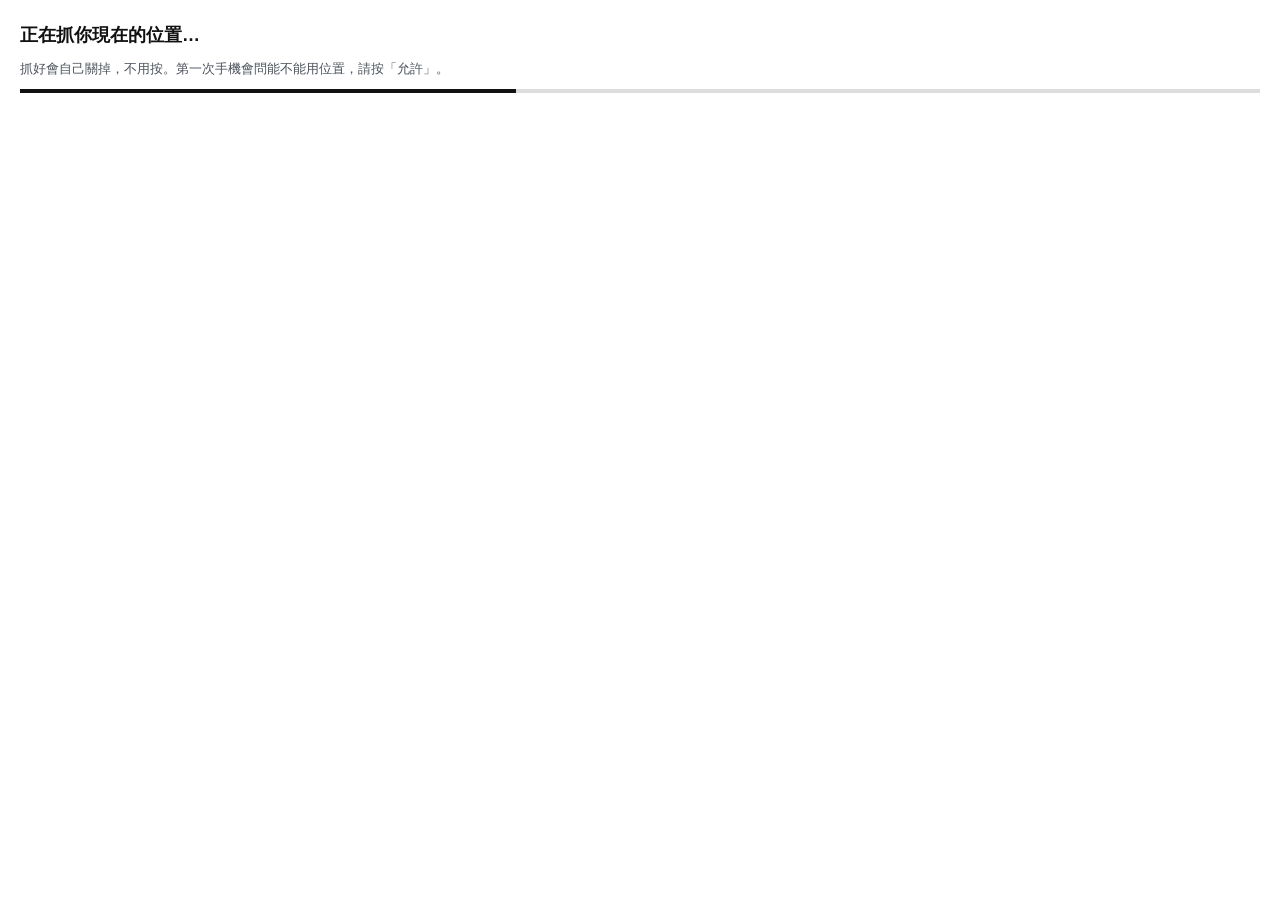
<file: here.html>
<!DOCTYPE html>
<!-- 小羽選單「行程」打開的 LIFF 小視窗（他 2026-10-12 選甲）：抓手機位置 → 送後端（LineRoute.gs rtHere）→ 替他送出「行程」→ 自己關掉。
     抓不到位置也照樣送「行程」，後端改用今天最後做完的那站當起點。LIFF ID 在 LINE Developers「羽禾小羽」LINE Login channel。
     位置一律重抓（maximumAge 0）：不準的根源之一就是拿舊位置算。 -->
<html lang="zh-Hant"><head><meta charset="utf-8">
<meta name="viewport" content="width=device-width,initial-scale=1,viewport-fit=cover">
<meta name="robots" content="noindex">
<title>行程</title>
<style>
body{margin:0;font:16px/1.5 "Helvetica Neue",Helvetica,Arial,-apple-system,BlinkMacSystemFont,"Noto Sans TC","PingFang TC","Microsoft JhengHei",sans-serif;color:#111;background:#fff}
main{padding:22px 20px;display:grid;gap:10px}
b{font-size:18px}
p{margin:0;font-size:13px;color:#4C535C}
.bar{height:4px;background:#DDD;overflow:hidden}
.bar i{display:block;height:4px;width:40%;background:#111;animation:go 1.2s ease-in-out infinite}
@keyframes go{from{transform:translateX(-100%)}to{transform:translateX(250%)}}
@media (prefers-reduced-motion:reduce){.bar i{animation:none;width:100%}}
</style></head><body>
<main><b id="t">正在抓你現在的位置…</b><p id="s">抓好會自己關掉，不用按。第一次手機會問能不能用位置，請按「允許」。</p><div class="bar"><i></i></div></main>
<script src="https://static.line-scdn.net/liff/edge/2/sdk.js"></script>
<script>
var LIFF_ID = '2011983991-C0Rxlvov';
var API = 'https://script.google.com/macros/s/AKfycbycLQO2yrDYoKEl0DwIC07-Ll8nuLCxrIUhawIrBH1aWbIyislfe9VsonWBW8zYbdudSA/exec';
function say(t, s) { document.getElementById('t').textContent = t; document.getElementById('s').textContent = s || ''; }
function send(lat, lng) {
  fetch(API, { method: 'POST', headers: { 'Content-Type': 'text/plain;charset=utf-8' },   // text/plain：application/json 會觸發預檢，Apps Script 接不住
    body: JSON.stringify({ api: 'rtHere', at: liff.getAccessToken(), lat: lat, lng: lng }) })
    .then(function (r) { return r.json(); }).catch(function () { return {}; })
    .then(function (j) {
      if (j && j.ok === false && j.err) say(String(j.err).replace(/^Error:\s*/, ''));
      /* 不管位置有沒有存成功都送「行程」：卡片照舊出來，最壞是用上一次的起點 */
      return liff.sendMessages([{ type: 'text', text: '行程' }]).then(function () { liff.closeWindow(); });
    })
    .catch(function () { say('請回聊天室打「行程」', '這個小視窗要從手機 LINE 的小羽選單打開才能自動送出。'); });
}
liff.init({ liffId: LIFF_ID }).then(function () {
  if (!liff.isLoggedIn()) return liff.login();
  if (!navigator.geolocation) return send(null, null);
  navigator.geolocation.getCurrentPosition(function (p) { send(p.coords.latitude, p.coords.longitude); },
    function () { send(null, null); }, { enableHighAccuracy: false, timeout: 8000, maximumAge: 0 });
}).catch(function (e) { say('打不開', String(e && e.message || e)); });
</script>
</body></html>
</file>
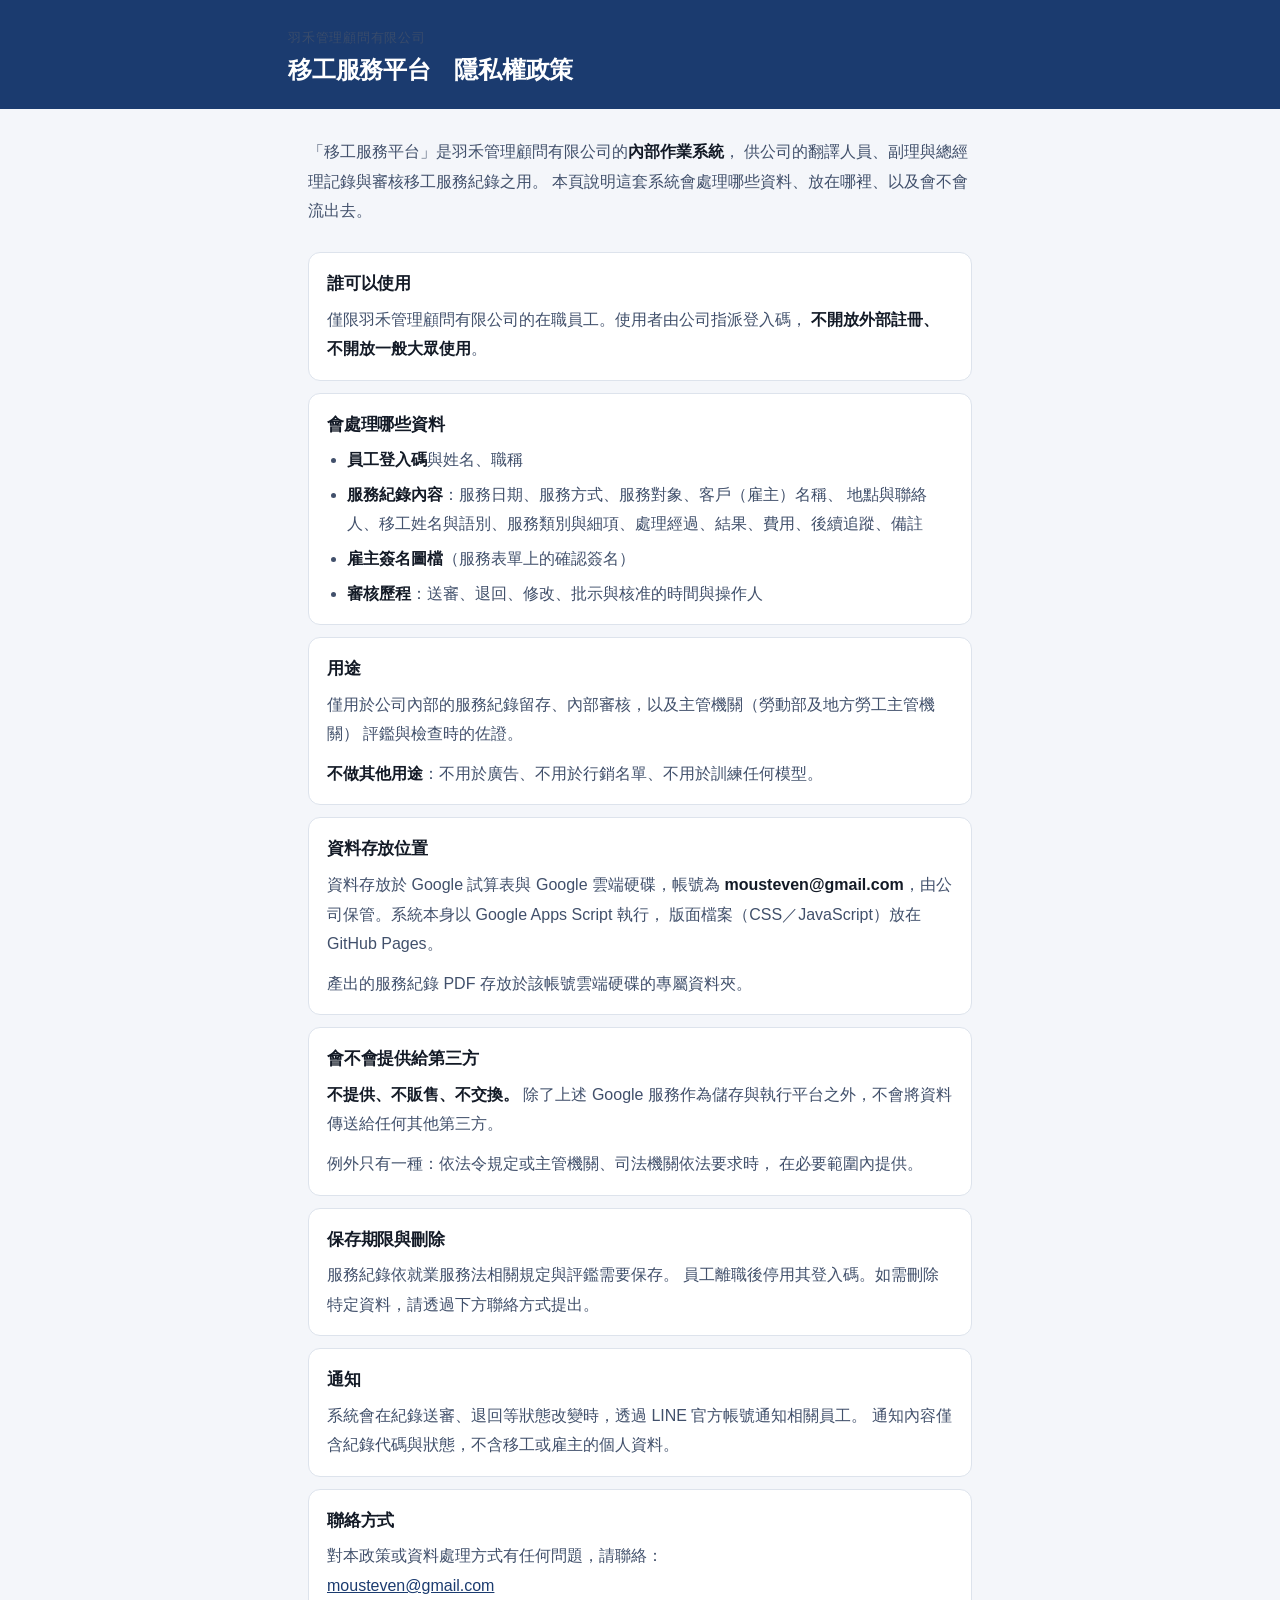
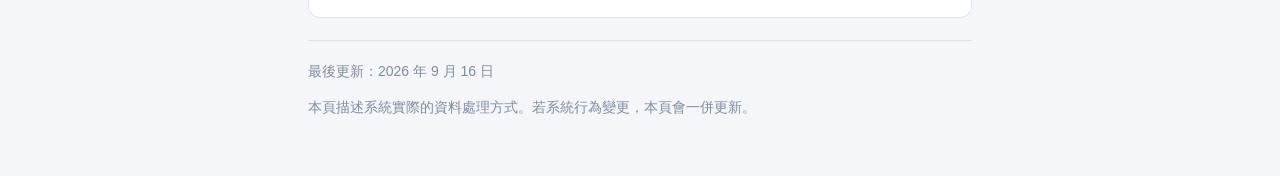
<file: privacy.html>
<!doctype html>
<html lang="zh-Hant">
<head>
<meta charset="utf-8">
<meta name="viewport" content="width=device-width, initial-scale=1, viewport-fit=cover">
<title>隱私權政策 — 移工服務平台</title>
<meta name="description" content="羽禾管理顧問有限公司「移工服務平台」的隱私權政策。">
<style>
:root{
  --brand:#1B3B6F; --ink:#131A26; --ink2:#41506B; --ink3:#7F8CA3;
  --bg:#F4F6FA; --card:#fff; --line:#DDE3EC;
}
*{box-sizing:border-box}
body{margin:0;background:var(--bg);color:var(--ink);
  font-family:-apple-system,BlinkMacSystemFont,"Segoe UI","Noto Sans TC","PingFang TC",
    "Microsoft JhengHei",sans-serif;
  font-size:16px;line-height:1.85;-webkit-text-size-adjust:100%}
header{background:var(--brand);color:#fff;
  padding:calc(env(safe-area-inset-top,0px) + 26px) 20px 24px}
header .wrap{max-width:44rem;margin:0 auto}
header p{margin:0 0 4px;font-size:0.8125rem;letter-spacing:.06em;opacity:.8}
header h1{margin:0;font-size:1.5rem;line-height:1.3;letter-spacing:-.01em}
main{max-width:44rem;margin:0 auto;
  padding:28px 20px calc(env(safe-area-inset-bottom,0px) + 56px)}
.lead{margin:0 0 26px;color:var(--ink2)}
section{background:var(--card);border:1px solid var(--line);border-radius:12px;
  padding:18px 18px 16px;margin-bottom:12px}
h2{margin:0 0 8px;font-size:1.0625rem;line-height:1.5;letter-spacing:-.01em}
p{margin:0 0 10px;color:var(--ink2)}
p:last-child{margin-bottom:0}
ul{margin:0;padding-left:1.25em;color:var(--ink2)}
li{margin-bottom:5px}
li:last-child{margin-bottom:0}
b{color:var(--ink);font-weight:600}
a{color:var(--brand)}
.foot{margin-top:22px;padding-top:18px;border-top:1px solid var(--line);
  font-size:0.875rem;color:var(--ink3)}
.foot p{color:var(--ink3);font-size:0.875rem}
@media (prefers-color-scheme:dark){
  :root{--ink:#E8ECF4;--ink2:#A8B4C8;--ink3:#78859B;
        --bg:#11151C;--card:#181D26;--line:#2A3240}
}
</style>
</head>
<body>

<header>
  <div class="wrap">
    <p>羽禾管理顧問有限公司</p>
    <h1>移工服務平台　隱私權政策</h1>
  </div>
</header>

<main>

<p class="lead">
  「移工服務平台」是羽禾管理顧問有限公司的<b>內部作業系統</b>，
  供公司的翻譯人員、副理與總經理記錄與審核移工服務紀錄之用。
  本頁說明這套系統會處理哪些資料、放在哪裡、以及會不會流出去。
</p>

<section>
  <h2>誰可以使用</h2>
  <p>
    僅限羽禾管理顧問有限公司的在職員工。使用者由公司指派登入碼，
    <b>不開放外部註冊、不開放一般大眾使用</b>。
  </p>
</section>

<section>
  <h2>會處理哪些資料</h2>
  <ul>
    <li><b>員工登入碼</b>與姓名、職稱</li>
    <li><b>服務紀錄內容</b>：服務日期、服務方式、服務對象、客戶（雇主）名稱、
        地點與聯絡人、移工姓名與語別、服務類別與細項、處理經過、結果、費用、後續追蹤、備註</li>
    <li><b>雇主簽名圖檔</b>（服務表單上的確認簽名）</li>
    <li><b>審核歷程</b>：送審、退回、修改、批示與核准的時間與操作人</li>
  </ul>
</section>

<section>
  <h2>用途</h2>
  <p>
    僅用於公司內部的服務紀錄留存、內部審核，以及主管機關（勞動部及地方勞工主管機關）
    評鑑與檢查時的佐證。
  </p>
  <p>
    <b>不做其他用途</b>：不用於廣告、不用於行銷名單、不用於訓練任何模型。
  </p>
</section>

<section>
  <h2>資料存放位置</h2>
  <p>
    資料存放於 Google 試算表與 Google 雲端硬碟，帳號為
    <b>mousteven@gmail.com</b>，由公司保管。系統本身以 Google Apps Script 執行，
    版面檔案（CSS／JavaScript）放在 GitHub Pages。
  </p>
  <p>
    產出的服務紀錄 PDF 存放於該帳號雲端硬碟的專屬資料夾。
  </p>
</section>

<section>
  <h2>會不會提供給第三方</h2>
  <p>
    <b>不提供、不販售、不交換。</b>
    除了上述 Google 服務作為儲存與執行平台之外，不會將資料傳送給任何其他第三方。
  </p>
  <p>
    例外只有一種：依法令規定或主管機關、司法機關依法要求時，
    在必要範圍內提供。
  </p>
</section>

<section>
  <h2>保存期限與刪除</h2>
  <p>
    服務紀錄依就業服務法相關規定與評鑑需要保存。
    員工離職後停用其登入碼。如需刪除特定資料，請透過下方聯絡方式提出。
  </p>
</section>

<section>
  <h2>通知</h2>
  <p>
    系統會在紀錄送審、退回等狀態改變時，透過 LINE 官方帳號通知相關員工。
    通知內容僅含紀錄代碼與狀態，不含移工或雇主的個人資料。
  </p>
</section>

<section>
  <h2>聯絡方式</h2>
  <p>
    對本政策或資料處理方式有任何問題，請聯絡：<br>
    <a href="mailto:mousteven@gmail.com">mousteven@gmail.com</a>
  </p>
</section>

<div class="foot">
  <p>最後更新：2026 年 9 月 16 日</p>
  <p>本頁描述系統實際的資料處理方式。若系統行為變更，本頁會一併更新。</p>
</div>

</main>
</body>
</html>
</file>
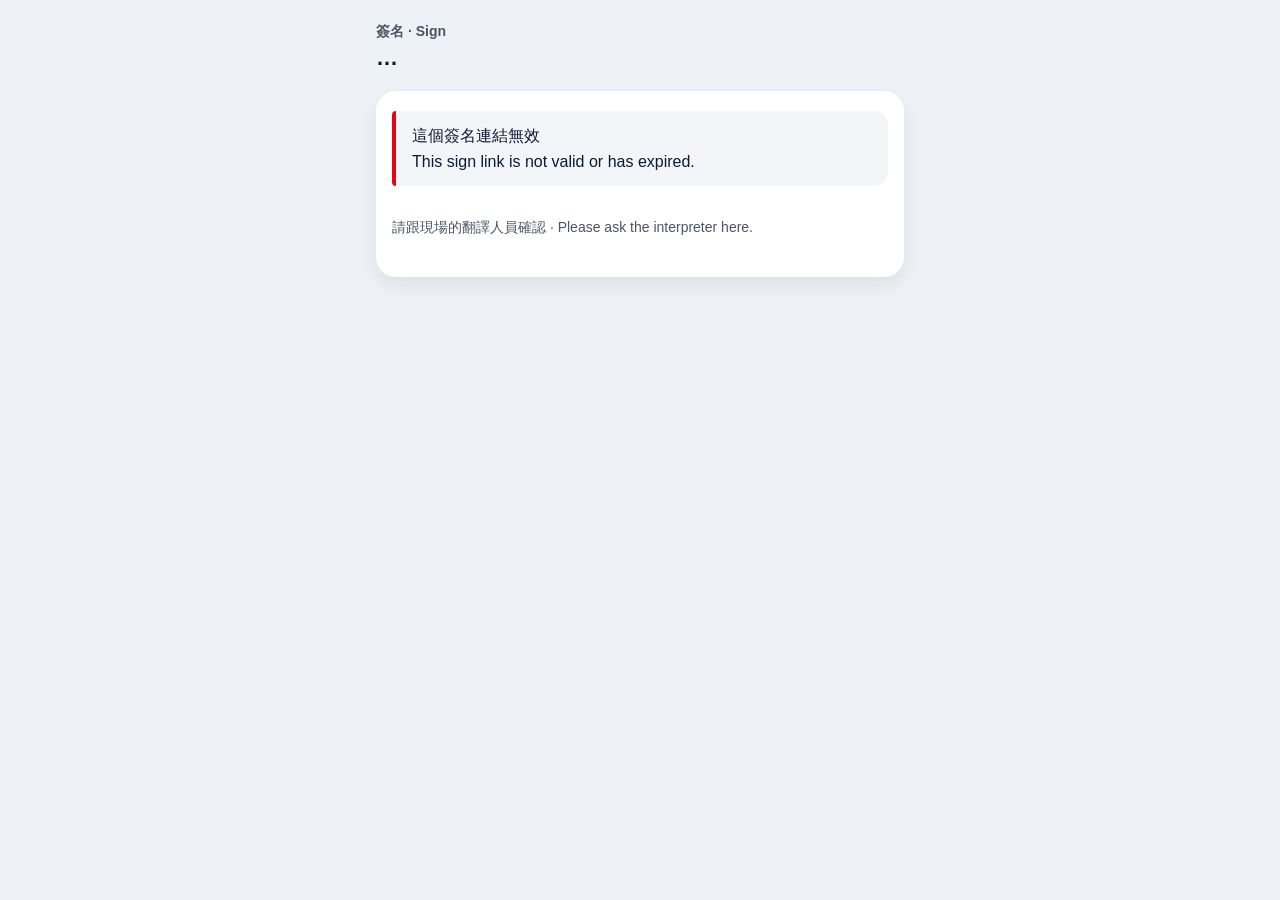
<file: qsign.html>
<!DOCTYPE html>
<!-- 小禾的共用 QR 簽名頁（他 2026-10-14：「一個 QR 大家掃，誰簽了立即更新」，照羽禾 App 的宣導簽到 sign.html）。
     移工掃翻譯手機上的 QR → 這頁（2026-10-14 換成「20 品牌卡片」樣式，跟 iei.html 一致）：點自己的名字 → 看處理經過／結果（他的語言）→ 全螢幕簽名 → 謝謝。
     ⛔ 不用 LINE 登入（移工不是小禾的好友）。網址的 t＝<紀錄>.<到期日>.<簽章>，後端驗；服務日 +14 天後失效。
     ⛔ 後端只回名字、簽了沒、處理經過；不回 IEI 代碼、不回簽名圖。已簽的名字不能再點（防蓋掉別人的）。
     ⛔ 後端網址寫死在下面（小禾鐵則 7）。檔名 qsign.html 與參數 t 不可以改：QR 一出去就改不掉。 -->
<html lang="zh-Hant"><head><meta charset="utf-8">
<meta name="viewport" content="width=device-width,initial-scale=1,viewport-fit=cover">
<meta name="robots" content="noindex">
<title>簽名 · Sign</title>
<style>
:root{--ink:#0B1B33;--mute:#4A5565;--red:#E30613;--line:#D6DEEA;--bg:#EEF2F6;--blue:#0057B8;   /* 20 品牌卡片（同 iei.html，他 2026-10-14 選）*/
  --card:#FFFFFF;--soft:#F3F5F8;--arrow:#FF8A8F;
  --sh:0 8px 20px rgba(11,27,51,.08);--sh1:0 2px 8px rgba(11,27,51,.08);--ease:cubic-bezier(.2,.8,.2,1);color-scheme:light}
*{box-sizing:border-box}
body{margin:0;font:16px/1.6 "Helvetica Neue",Helvetica,Arial,-apple-system,BlinkMacSystemFont,"Noto Sans TC","PingFang TC","Microsoft JhengHei",sans-serif;color:var(--ink);background:var(--bg)}
button{font-family:inherit;cursor:pointer}
header{padding:20px 16px 0;display:grid;gap:2px;max-width:560px;margin:0 auto}
.eye{font-size:14px;color:var(--mute);font-weight:700}
.ttl b{font-size:22px;line-height:1.3;font-weight:900;letter-spacing:-.01em;overflow-wrap:anywhere}
main{margin:16px auto 0;padding:20px 16px 24px;display:grid;gap:16px;max-width:528px;background:var(--card);border-radius:20px;box-shadow:var(--sh);width:calc(100% - 32px);animation:pop .24s var(--ease) both}
main:empty{display:none}
@keyframes pop{from{opacity:0;transform:translateY(10px) scale(.97)}to{opacity:1;transform:none}}
h2{margin:0;font-size:20px;line-height:1.35;font-weight:900}
h2 small{display:block;font-size:14px;font-weight:500;color:var(--mute)}
.ppl{list-style:none;margin:0;padding:0;display:grid;gap:8px}
.ppl button{width:100%;display:flex;align-items:center;gap:12px;min-height:64px;padding:8px 16px;border:1.5px solid var(--line);border-radius:16px;background:var(--card);text-align:left;font:inherit;color:var(--ink);box-shadow:var(--sh1)}
.ppl b{flex:1;font-size:18px;line-height:1.35;min-width:0;overflow-wrap:anywhere}
.ppl b small{display:block;font-size:14px;font-weight:500;color:var(--mute)}
.ppl em{font-style:normal;font-weight:700;font-size:20px;color:var(--blue);white-space:nowrap}
.ppl button:disabled{background:var(--soft);border-color:transparent;box-shadow:none;color:var(--mute);cursor:default}
.ppl button:disabled em{font-size:15px;font-weight:500;color:var(--mute)}
.txt{margin:0;display:grid;gap:2px;background:var(--soft);border-radius:14px;padding:12px 16px}
.txt dt{font-size:14px;font-weight:700;color:var(--mute)}
.txt dd{margin:0 0 8px;white-space:pre-line;font-size:18px;line-height:1.5;font-weight:700}
.txt dd .zh{display:block;font-size:14px;font-weight:500;color:var(--mute)}
.note{font-size:14px;color:var(--mute)}
.go{width:100%;min-height:56px;border:0;border-radius:16px;background:var(--blue);color:#fff;font-weight:700;font-size:17px;line-height:1.2;font-family:inherit;font-family:inherit;display:flex;justify-content:space-between;align-items:center;gap:12px;padding:0 20px;text-align:left;box-shadow:0 8px 20px rgba(0,87,184,.25)}
.go em{font-style:normal;font-size:20px;color:var(--arrow)}
.go:disabled{background:var(--soft);color:var(--mute);box-shadow:none}
.go:disabled em{color:inherit}
.btn{width:100%;min-height:52px;border:1.5px solid var(--line);border-radius:16px;background:var(--card);color:var(--ink);font-weight:700;font-size:16px;line-height:1.2;font-family:inherit;font-family:inherit}
.go:active,.btn:active,.ppl button:active,.bft button:active{transform:scale(.97)}
.err{border-left:4px solid var(--red);background:var(--soft);border-radius:4px 14px 14px 4px;padding:12px 16px;font-size:16px}
.done{text-align:center;padding:24px 0 8px;display:grid;gap:8px;justify-items:center}
.done .ic{width:72px;height:72px;border-radius:50%;background:var(--blue);color:#fff;display:grid;place-items:center;font-size:36px;line-height:1;box-shadow:0 8px 20px rgba(0,87,184,.25)}
.done h2{font-size:26px}
.done p{margin:0}
.bar{height:4px;border-radius:2px;background:var(--line);overflow:hidden;max-width:528px;margin:16px auto 0;width:calc(100% - 32px)}.bar i{display:block;height:4px;width:40%;border-radius:2px;background:var(--blue);animation:mv 1.2s ease-in-out infinite}
@keyframes mv{from{transform:translateX(-100%)}to{transform:translateX(250%)}}
/* 簽名板：跟 iei.html 同一套 */
.board{position:fixed;inset:0;background:var(--bg);z-index:9;display:flex;flex-direction:column;touch-action:none;overscroll-behavior:none}
.bhd{position:relative;display:grid;gap:2px;background:var(--card);border-bottom:3px solid var(--ink)}   /* 跟小禾的簽名板同一個樣子（他 10/16） */
.bhd b{font-size:24px;line-height:1.2;font-weight:900;overflow-wrap:anywhere}
.bhd .zh{font-size:14px;color:var(--mute)}
.pad{flex:1;position:relative;background:#fff;border-radius:20px;box-shadow:var(--sh);overflow:hidden}
.pad::after{content:"";position:absolute;left:24px;right:24px;top:70%;border-top:2px solid var(--ink);pointer-events:none}
.pad .hint{position:absolute;left:0;right:0;top:14px;text-align:center;font-size:15px;color:var(--mute);pointer-events:none}
#cv{position:absolute;inset:0;width:100%;height:100%;display:block}
.bft{display:grid;grid-template-columns:1fr 1fr 2fr;gap:8px;padding:0 16px calc(12px + env(safe-area-inset-bottom))}
/* 簽名板一律橫的（他 10/16：客戶反應格子太小太窄。實測直拿是 343×324 的直長格，大家只寫得下一個大字，放進 IEI 的橫格只占 38%）。
   手機直拿 → 整塊轉 90 度（.rot），請他把手機橫過來簽；本來就橫拿 → 不用轉。標題壓成一行，把高度留給簽名格 */
#board.rot{inset:auto;top:0;left:100%;width:var(--bw);height:var(--bh);transform:rotate(90deg);transform-origin:0 0}
#board .bhd{display:flex;align-items:baseline;gap:10px;padding:8px 64px 8px 16px;white-space:nowrap;overflow:hidden}
#board .bhd b{font-size:20px;line-height:1.3;overflow:hidden;text-overflow:ellipsis;flex:0 1 auto;min-width:0}
#board .bhd .zh,#board .bhd .eye{overflow:hidden;text-overflow:ellipsis;min-width:0;flex:0 4 auto}   /* 擠的時候先縮小標，名字最後才縮 */
#board .bhd .x{top:4px}
#board .pad{margin:8px 16px;min-height:120px}
#board .bft{padding-bottom:calc(8px + env(safe-area-inset-bottom))}
#board .bft button{min-height:48px}

.bft button{min-height:54px;border-radius:16px;font-weight:700;font-size:15px;line-height:1.2;font-family:inherit;font-family:inherit;border:0;background:var(--card);color:var(--ink);padding:0 8px;box-shadow:var(--sh1)}
.bft .go{min-height:54px;padding:0 16px;box-shadow:0 8px 20px rgba(0,87,184,.25);background:var(--blue);color:#fff}
.bft .go:disabled{background:var(--soft);color:var(--mute);box-shadow:none}
:focus-visible{outline:2px solid var(--blue);outline-offset:2px}
[hidden]{display:none!important}
@media (prefers-reduced-motion:reduce){*,*::before,*::after{animation:none!important;transition:none!important}.bar i{width:100%}}
</style></head><body>
<header><div class="eye" id="eye">簽名 · Sign</div><div class="ttl"><b id="ttl">…</b></div><div class="eye" id="sub"></div></header>
<div class="bar" id="bar"><i></i></div>
<main id="app"></main>
<div class="board" id="board" hidden>
  <div class="bhd"><b id="bwho"></b><span class="zh" id="bzh"></span></div>
  <div class="pad"><span class="hint" id="bsay"></span><canvas id="cv"></canvas></div>
  <div class="bft"><button type="button" id="b1"></button><button type="button" id="b2"></button><button type="button" class="go" id="b3"><span></span><em>→</em></button></div>
</div>
<script>
var API = 'https://script.google.com/macros/s/AKfycbyZDD8YqjQ7_lBzyNyILy3jJfFsIWlVtz_ouhPJxakT7ka6F4Ou2sYn2khQiJmXY3U/exec';
var TOKEN = (new URLSearchParams(location.search).get('t') || '').replace(/[^\w.-]/g, '').slice(0, 80);
/* 介面字串：移工那張用他的語言（一張紀錄只有一個國籍），雇主用中文 */
var T = {
  '英': { pick: 'Tap your name', read: 'Please read', proc: 'What we did', res: 'Result', go: 'I have read it. Sign', hint: 'Please sign here.',
          back: 'Back', clear: 'Clear', submit: 'Submit', sending: 'Sending…', thanks: 'Thank you!', thanksMsg: 'Your signature has been sent.',
          signed: 'Signed', next: 'Back to the list', zh: 'The Chinese text is the official record.', needSign: 'Please sign first',
          err: 'Could not send. Please try again.', taken: 'This name has already signed.',
          warn: 'Warning letter', nth: ['1st warning', '2nd warning', '3rd warning'], vio: 'Rules broken', three: 'After three warning letters, you will be sent back to your home country.' },
  '越': { pick: 'Chạm vào tên của bạn', read: 'Vui lòng đọc', proc: 'Nội dung xử lý', res: 'Kết quả', go: 'Tôi đã đọc. Ký tên', hint: 'Vui lòng ký tên tại đây.',
          back: 'Quay lại', clear: 'Xóa', submit: 'Gửi', sending: 'Đang gửi…', thanks: 'Cảm ơn bạn!', thanksMsg: 'Chữ ký của bạn đã được gửi.',
          signed: 'Đã ký', next: 'Quay lại danh sách', zh: 'Bản tiếng Trung là bản chính thức.', needSign: 'Vui lòng ký tên trước',
          err: 'Không gửi được. Vui lòng thử lại.', taken: 'Tên này đã ký rồi.',
          warn: 'Thư cảnh cáo', nth: ['Cảnh cáo lần 1', 'Cảnh cáo lần 2', 'Cảnh cáo lần 3'], vio: 'Các vi phạm', three: 'Nhận đủ ba thư cảnh cáo sẽ bị đưa về nước.' },
  '印': { pick: 'Ketuk nama Anda', read: 'Silakan baca', proc: 'Proses penanganan', res: 'Hasil', go: 'Sudah saya baca. Tanda tangan', hint: 'Silakan tanda tangan di sini.',
          back: 'Kembali', clear: 'Hapus', submit: 'Kirim', sending: 'Mengirim…', thanks: 'Terima kasih!', thanksMsg: 'Tanda tangan Anda sudah terkirim.',
          signed: 'Sudah', next: 'Kembali ke daftar', zh: 'Versi bahasa Mandarin adalah catatan resmi.', needSign: 'Silakan tanda tangan dulu',
          err: 'Gagal mengirim. Silakan coba lagi.', taken: 'Nama ini sudah tanda tangan.',
          warn: 'Surat peringatan', nth: ['Peringatan ke-1', 'Peringatan ke-2', 'Peringatan ke-3'], vio: 'Pelanggaran', three: 'Setelah menerima tiga surat peringatan, Anda akan dipulangkan ke negara asal.' },
  '泰': { pick: 'แตะชื่อของคุณ', read: 'กรุณาอ่าน', proc: 'การดำเนินการ', res: 'ผลลัพธ์', go: 'อ่านแล้ว เซ็นชื่อ', hint: 'กรุณาเซ็นชื่อที่นี่',
          back: 'กลับ', clear: 'ลบ', submit: 'ส่ง', sending: 'กำลังส่ง…', thanks: 'ขอบคุณ!', thanksMsg: 'ส่งลายเซ็นของคุณแล้ว',
          signed: 'เซ็นแล้ว', next: 'กลับไปที่รายชื่อ', zh: 'ฉบับภาษาจีนเป็นบันทึกทางการ', needSign: 'กรุณาเซ็นชื่อก่อน',
          err: 'ส่งไม่สำเร็จ กรุณาลองอีกครั้ง', taken: 'ชื่อนี้เซ็นแล้ว',
          warn: 'หนังสือเตือน', nth: ['เตือนครั้งที่ 1', 'เตือนครั้งที่ 2', 'เตือนครั้งที่ 3'], vio: 'ข้อที่ทำผิด', three: 'หากได้รับหนังสือเตือนครบสามครั้ง จะถูกส่งกลับประเทศ' },
  '中': { pick: '點你的名字', read: '請看一下', proc: '處理經過', res: '處理結果', go: '看完了，請簽名', hint: '請在這裡簽名',
          back: '返回', clear: '清除', submit: '送出', sending: '送出中…', thanks: '謝謝！', thanksMsg: '簽名已送出。',
          signed: '已簽', next: '回名單', zh: '', needSign: '請先簽名', err: '沒送出去，請再試一次', taken: '這個名字已經簽過了',
          warn: '警告單', nth: ['第一次警告', '第二次警告', '第三次警告'], vio: '違反事項', three: '收到警告書三次，將遣送回國。' }
};
var INFO = null, ME = null, L = T['中'];
function $(id) { return document.getElementById(id); }
function el(tag, txt, attrs) { var e = document.createElement(tag); if (txt != null) e.textContent = txt; for (var k in attrs || {}) e.setAttribute(k, attrs[k]); return e; }
/* ⛔ fetch 沒有預設逾時：工廠訊號差時會永遠掛著。照 sign.html：40 秒（Apps Script 冷啟動要 30 秒以上）試 2 次 */
function api(o, tries) {
  tries = tries || 2; o.t = TOKEN;
  var ctl = window.AbortController ? new AbortController() : null, timer = setTimeout(function () { if (ctl) ctl.abort(); }, 40000);
  return fetch(API, { method: 'POST', headers: { 'Content-Type': 'text/plain;charset=utf-8' }, body: JSON.stringify(o), signal: ctl ? ctl.signal : undefined })
    .then(function (r) { return r.json(); })
    .then(function (j) { clearTimeout(timer); return j; },
          function (e) { clearTimeout(timer); if (tries > 1) return api(o, tries - 1); throw { net: true }; });
}
function busy(on) { $('bar').hidden = !on; }
/* 出錯：還不知道他是誰，所以中英並列；網路問題給一顆「再試一次」 */
function fail(msg, retry) {
  busy(false); var a = $('app'); a.innerHTML = '';
  a.appendChild(el('div', msg + (retry ? '\nConnection problem. Please try again.' : '\nThis sign link is not valid or has expired.'), { class: 'err', style: 'white-space:pre-line' }));
  if (retry) { var b = el('button', '再試一次　Try again', { type: 'button', class: 'go' }); b.onclick = load; a.appendChild(b); }
  else a.appendChild(el('p', '請跟現場的翻譯人員確認 · Please ask the interpreter here.', { class: 'note' }));
}
function load() {
  busy(true);
  api({ api: 'qInfo' }).then(function (j) {
    if (!j.ok) return fail(j.err || '這個簽名連結無效');
    INFO = j; busy(false);
    $('ttl').textContent = j.cuName; $('sub').textContent = j.date;
    list();
  }, function () { fail('連不上，訊號可能不穩', true); });
}
/* 第一步：名單。還沒簽的在前面；簽好的變淡、不能點（點得到就會有人手滑蓋掉別人的） */
function list() {
  ME = null; window.scrollTo(0, 0);
  var W = T[INFO.lang], a = $('app'); a.innerHTML = '';
  var h = el('h2', W.pick); h.appendChild(el('small', '點你的名字')); a.appendChild(h);
  var ul = el('ul', null, { class: 'ppl' });
  INFO.people.slice().sort(function (x, y) { return x.signed - y.signed; }).forEach(function (p) {
    var cu = p.role === 'cu' || p.role === 'wc', lang = cu ? T['中'] : W, b = el('button', null, { type: 'button' }), nm = el('b', cu ? p.zh : (p.en || p.zh));
    var tag = [!cu && p.en && p.zh ? p.zh : '', cu ? '雇主' : '', p.role === 'wl' || p.role === 'wc' ? lang.warn : ''].filter(Boolean).join(' · ');   // 警告單是另一份，名字會出現兩次
    if (tag) nm.appendChild(el('small', tag));
    b.appendChild(nm); b.appendChild(el('em', p.signed ? '✓ ' + lang.signed : '→'));
    b.disabled = p.signed;
    b.onclick = function () { ME = p; L = lang; readIt(); };
    var li = el('li'); li.appendChild(b); ul.appendChild(li);
  });
  a.appendChild(ul);
}
/* 第二步：看處理經過／結果（移工看 IEI 存的譯文，中文附在下面；雇主看中文） */
function readIt() {
  window.scrollTo(0, 0);
  var a = $('app'), cu = ME.role === 'cu' || ME.role === 'wc', tx = cu ? INFO.cu : INFO.w, wn = ME.role === 'wl' || ME.role === 'wc'; a.innerHTML = '';
  var h = el('h2', cu ? ME.zh : (ME.en || ME.zh)); h.appendChild(el('small', wn ? L.warn + ' · ' + L.nth[(+ME.fq || 1) - 1] : L.read)); a.appendChild(h);
  var dl = el('dl', null, { class: 'txt' }), W = INFO.warn || { zh: [], tl: [], other: '' };
  /* 警告單：違反哪幾項（移工看 IEI 的譯文、中文附在下面）＋三次遣返；訪談：處理經過／結果 */
  (wn ? [[L.vio, (cu ? W.zh : W.tl).join('\n') + (W.other ? '\n' + W.other : ''), cu ? '' : W.zh.join('、')], [L.warn, L.three, '']]
      : [[L.proc, cu ? tx.p : tx.pt, cu ? '' : tx.p], [L.res, cu ? tx.a : tx.at, cu ? '' : tx.a]]).forEach(function (r) {
    if (!r[1] && !r[2]) return;
    dl.appendChild(el('dt', r[0])); var dd = el('dd', r[1] || r[2]); if (r[1] && r[2]) dd.appendChild(el('span', r[2], { class: 'zh' })); dl.appendChild(dd);
  });
  if (dl.children.length) { a.appendChild(dl); if (!cu && L.zh) a.appendChild(el('p', L.zh, { class: 'note' })); }
  var go = el('button', null, { type: 'button', class: 'go' }); go.appendChild(el('span', L.go)); go.appendChild(el('em', '→')); go.onclick = openBoard; a.appendChild(go);
  var bk = el('button', L.back, { type: 'button', class: 'btn' }); bk.onclick = list; a.appendChild(bk);
}
/* 第三步：全螢幕簽名板（同 iei.html：吃掉 touchmove、裁空白、最寬 600） */
var cv = $('cv'), cx = cv.getContext('2d'), inked = false, down = false, PNG = '';
function openBoard() {
  $('board').hidden = false; document.body.style.overflow = 'hidden';
  $('bwho').textContent = ME.role === 'cu' ? ME.zh : (ME.en || ME.zh);
  $('bsay').textContent = L.hint; $('bzh').textContent = L === T['中'] ? '' : '請在這裡簽名';
  $('b1').textContent = L.back; $('b2').textContent = L.clear; $('b3').firstChild.textContent = L.submit; $('b3').disabled = false;
  bFit();
  var r = window.devicePixelRatio || 1;
  cv.width = cv.clientWidth * r; cv.height = cv.clientHeight * r;
  cx.setTransform(r, 0, 0, r, 0, 0); cx.lineWidth = 5; cx.lineCap = cx.lineJoin = 'round'; cx.strokeStyle = '#1B1C1E';
  inked = false;
}
function closeBoard() { $('board').hidden = true; document.body.style.overflow = ''; }
function bFit() {   // 簽名板一律橫的：直拿就整塊轉 90 度（寬高對調）
  var b = $('board'), w = innerWidth, h = innerHeight, rot = h > w;
  b.classList.toggle('rot', rot); b.style.setProperty('--bw', h + 'px'); b.style.setProperty('--bh', w + 'px');
}
function pt(e) {   // 轉過的板子：手指往下＝格子往右
  var b = cv.getBoundingClientRect();
  return $('board').classList.contains('rot') ? [e.clientY - b.top, b.right - e.clientX] : [e.clientX - b.left, e.clientY - b.top];
}
addEventListener('resize', function () {   // 簽到一半把手機轉過來：重新排版（畫的會清掉，重簽）
  if ($('board').hidden) return;
  var was = $('board').classList.contains('rot'); bFit();
  if (was !== $('board').classList.contains('rot')) openBoard();
});
cv.onpointerdown = function (e) { e.preventDefault(); down = true; try { cv.setPointerCapture(e.pointerId); } catch (x) {} var p = pt(e); cx.beginPath(); cx.moveTo(p[0], p[1]); };
cv.onpointermove = function (e) { if (!down) return; e.preventDefault(); var p = pt(e); cx.lineTo(p[0], p[1]); cx.stroke(); inked = true; };
cv.onpointerup = cv.onpointercancel = function () { down = false; };
['touchstart', 'touchmove'].forEach(function (k) { cv.addEventListener(k, function (e) { e.preventDefault(); }, { passive: false }); });
document.addEventListener('touchmove', function (e) { if (!$('board').hidden) e.preventDefault(); }, { passive: false });
function crop() {
  var w = cv.width, h = cv.height, d = cx.getImageData(0, 0, w, h).data, x0 = w, y0 = h, x1 = -1, y1 = -1;
  for (var y = 0; y < h; y++) for (var x = 0; x < w; x++) if (d[(y * w + x) * 4 + 3] > 12) { if (x < x0) x0 = x; if (x > x1) x1 = x; if (y < y0) y0 = y; if (y > y1) y1 = y; }
  var pad = Math.round(Math.min(w, h) * 0.04); x0 = Math.max(0, x0 - pad); y0 = Math.max(0, y0 - pad); x1 = Math.min(w - 1, x1 + pad); y1 = Math.min(h - 1, y1 + pad);
  /* 寬最多 600、高最多 300；簽得又大又密的還是可能超過後端上限（5 萬字），就一直縮到放得下（10/14 工人簽大字被擋過） */
  var w0 = x1 - x0 + 1, h0 = y1 - y0 + 1, k = Math.min(1, 600 / w0, 300 / h0), o = document.createElement('canvas'), u;
  do {
    o.width = Math.max(1, Math.round(w0 * k)); o.height = Math.max(1, Math.round(h0 * k));
    o.getContext('2d').drawImage(cv, x0, y0, w0, h0, 0, 0, o.width, o.height);
    u = o.toDataURL('image/png'); k *= 0.8;
  } while (u.length > 45000 && k > 0.05);
  return u;
}
$('b1').onclick = closeBoard;
$('b2').onclick = function () { cx.clearRect(0, 0, cv.width, cv.height); inked = false; };
$('b3').onclick = function () {
  if (!inked) { alert(L.needSign); return; }
  PNG = crop(); send();
};
/* 送出。網路斷了簽名不丟：留在 PNG，按「再試一次」直接重送，不用重簽 */
function send() {
  busy(true); $('b3').disabled = true; $('b3').firstChild.textContent = L.sending;
  api({ api: 'qPut', i: ME.i, png: PNG }).then(function (j) {
    busy(false); closeBoard();
    if (j.ok) return thanks(j.dry);
    if (j.taken) { alert(L.taken); return load(); }
    sendFail(j.err);
  }, function () { busy(false); closeBoard(); sendFail(''); });
}
function sendFail(msg) {
  var a = $('app'); a.innerHTML = '';
  a.appendChild(el('div', L.err + (msg ? '\n' + msg : ''), { class: 'err', style: 'white-space:pre-line' }));
  var b = el('button', null, { type: 'button', class: 'go' }); b.appendChild(el('span', L.submit)); b.appendChild(el('em', '→')); b.onclick = send; a.appendChild(b);
  var bk = el('button', L.back, { type: 'button', class: 'btn' }); bk.onclick = list; a.appendChild(bk);
}
/* 謝謝；同一支手機給下一個人簽就按「回名單」（順便重讀誰簽了） */
function thanks(dry) {
  var a = $('app'); a.innerHTML = ''; window.scrollTo(0, 0);
  var d = el('div', null, { class: 'done' });
  d.appendChild(el('div', '✓', { class: 'ic' })); d.appendChild(el('h2', L.thanks)); d.appendChild(el('p', L.thanksMsg));
  if (dry) d.appendChild(el('p', '（試跑中：沒有真的送進 IEI）', { class: 'note' }));
  a.appendChild(d);
  var bk = el('button', L.next, { type: 'button', class: 'btn' }); bk.onclick = load; a.appendChild(bk);
}
if (!TOKEN) fail('這個簽名連結無效'); else load();
</script>
</body></html>
</file>
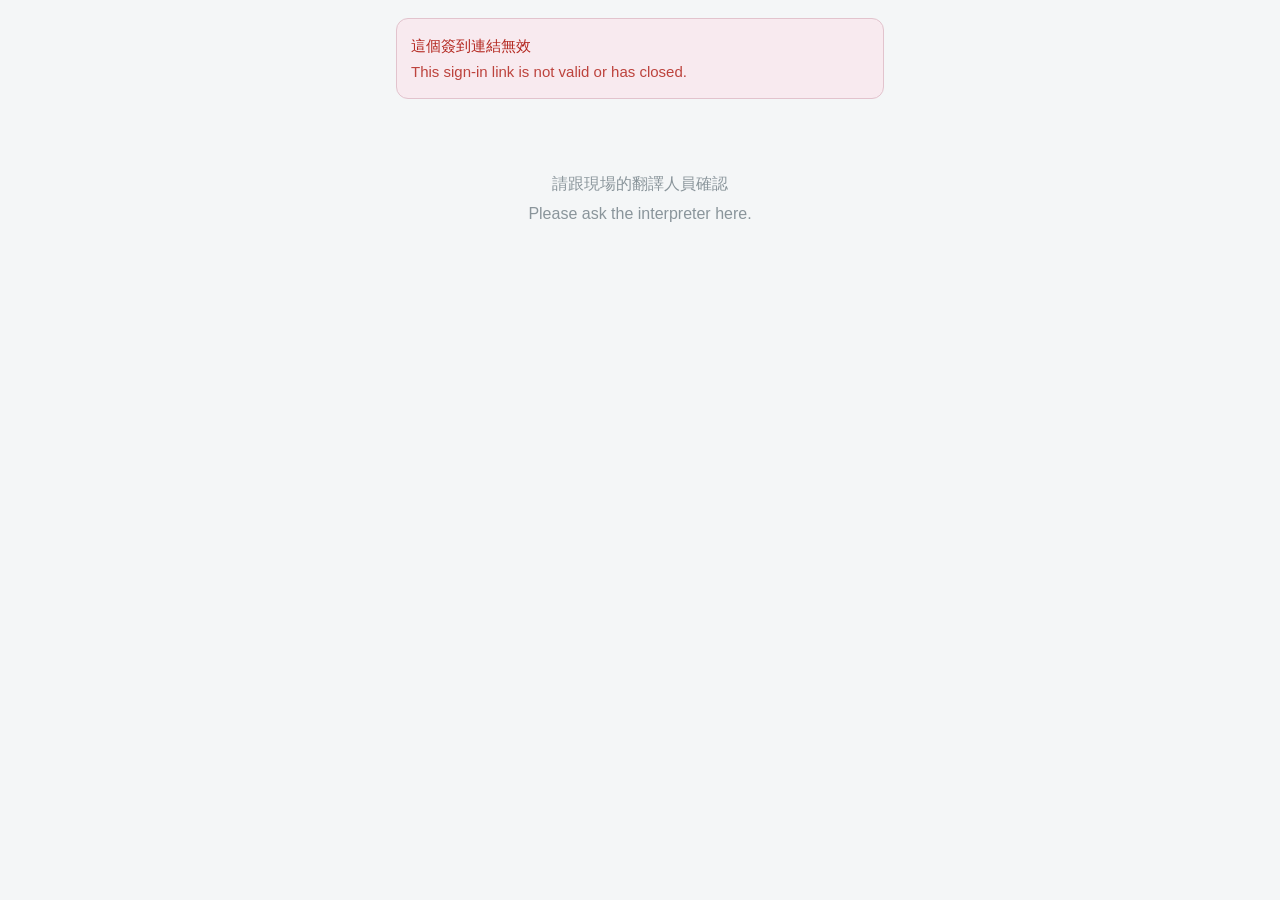
<file: sign.html>
<!DOCTYPE html>
<html>
<head>
<meta charset="utf-8">
<meta name="viewport" content="width=device-width, initial-scale=1, viewport-fit=cover">
<link rel="icon" href="icon-192.png">
<link rel="apple-touch-icon" href="apple-touch-icon.png">
<title>Sign in · 宣導簽到</title>
<!--
  宣導簽到：移工掃 QR 打開的那一頁

  ⛔ 這一頁住在 GitHub Pages，不在 Apps Script（2026-09-21 搬過來）。
     原因跟體檢通知那一頁（h.html）一模一樣：Apps Script 代管的網頁，
     Google 會在最上面掛一條「這個應用程式是由 Google Apps Script 的
     使用者建立　檢舉濫用情形」。掃 QR 的是一群看不懂中文的移工，
     「檢舉濫用情形」六個字等於「這是詐騙」。
     它在我們的頁面外層，程式裡移不掉——只能不要住在那裡。

  ⛔ 所以這一頁沒有 google.script.run，改用 fetch 打 Apps Script 的
     JSON 介面（見下面的 api()）。後端在 HealthCheckPub.gs 的 hcApi_。
     ⚠ POST 一定要用 text/plain。用 application/json 會觸發 preflight，
       而 Apps Script 沒有 doOptions，整個請求會被瀏覽器擋掉。

  ⛔ 檔名 sign.html 與參數 ?b= 不可以改。QR 一旦印出來、貼進群組就改不掉了。
     舊的 ?page=sign&b= 由 Code.gs 轉址過來。

  流程刻意設計成「先選語言，再看得懂其他所有東西」：
  現場一場宣導常常混了越南、泰國、印尼幾個國籍，
  一開始就用中文問「你是誰」，看不懂中文的人第一步就卡住。
  所以第一頁只有語言選擇，而且每個選項都用該語言自己的寫法呈現。
-->
<style>
:root{
  --bg:#F4F6F7; --card:#fff; --ink:#12181B; --ink2:#4A575E; --ink3:#8A959B;
  --line:#DCE3E5; --brand:#2E7D8A; --brand2:#1F5F6B; --ok:#2E7D4F; --danger:#B3261E;
}
*{box-sizing:border-box}
html,body{margin:0;background:var(--bg);color:var(--ink);
  font-family:"Helvetica Neue",Helvetica,Arial,-apple-system,"PingFang TC","Noto Sans TC","Microsoft JhengHei",sans-serif;
  font-size:17px;line-height:1.7;-webkit-text-size-adjust:100%}
.wrap{max-width:520px;margin:0 auto;padding:18px 16px 46px}
.top{background:var(--brand);color:#fff;padding:16px 18px;border-radius:14px;margin-bottom:16px}
.top h1{margin:0;font-size:20px;font-weight:700}
.top p{margin:3px 0 0;font-size:14px;opacity:.92}
.card{background:var(--card);border:1px solid var(--line);border-radius:14px;
  padding:16px;margin-bottom:14px}
label{display:block;font-size:14px;font-weight:700;color:var(--ink2);margin-bottom:7px}
select,input{width:100%;padding:14px 13px;border:1px solid var(--line);border-radius:11px;
  background:#F8FAFA;font-size:17px;font-family:inherit;color:var(--ink)}

/* 語言選擇：每個選項用自己的語言寫，看不懂中文的人也能直接認出母語 */
.langs{display:flex;flex-direction:column;gap:11px}
.langs button{width:100%;padding:18px 16px;border:1px solid var(--line);border-radius:14px;
  background:#fff;text-align:left;cursor:pointer;font-family:inherit;
  display:flex;align-items:center;gap:14px}
.langs button:active{background:#EFF5F5}
.langs .flag{width:44px;height:44px;border-radius:12px;background:#EDF3F3;color:var(--brand2);
  display:grid;place-items:center;font-size:17px;font-weight:800;flex:none}
.langs .nm{font-size:19px;font-weight:700;color:var(--ink)}
.langs .sub{font-size:13px;color:var(--ink3);margin-top:1px}

.chips{display:flex;flex-wrap:wrap;gap:9px}
.pad{border:2px dashed var(--line);border-radius:14px;background:#fff;height:230px;
  position:relative;overflow:hidden;touch-action:none}
.pad.on{border-style:solid;border-color:var(--brand)}
.pad canvas{display:block;width:100%;height:100%}
.pad .ph{position:absolute;inset:0;display:flex;align-items:center;justify-content:center;
  color:var(--ink3);font-size:16px;pointer-events:none;text-align:center;padding:0 20px}
.pad.on .ph{display:none}
.row{display:flex;gap:10px;margin-top:12px}
button.act{flex:1;padding:16px;border-radius:12px;border:1px solid var(--line);background:#fff;
  font-size:17px;font-weight:700;font-family:inherit;color:var(--ink2);cursor:pointer}
button.act.p{background:var(--brand);border-color:var(--brand);color:#fff}
button.act:disabled{opacity:.5}
.mid{padding:56px 20px;text-align:center;color:var(--ink3);font-size:16px;line-height:1.9}
.done{text-align:center;padding:44px 20px}
.done .ic{width:82px;height:82px;border-radius:50%;background:#E4F1E9;color:var(--ok);
  display:grid;place-items:center;margin:0 auto 18px;font-size:42px;font-weight:700}
.done h2{margin:0 0 8px;font-size:24px}
.done p{margin:0;color:var(--ink2);font-size:17px}
.err{background:#F8EAEF;border:1px solid #E2C3CD;color:var(--danger);border-radius:12px;
  padding:14px;font-size:15px;margin-bottom:14px}
.hint{font-size:13.5px;color:var(--ink3);margin:9px 0 0}
.back{background:none;border:0;color:var(--brand);font-size:14px;font-family:inherit;
  padding:6px 0;cursor:pointer;font-weight:700}

/* 誰已經簽了。⛔ 這一段取代原本的下拉選單：三十個人在現場，
   每個人都要知道「還剩誰沒簽」，不然沒人確定自己到底簽過沒有。 */
.who{display:flex;flex-direction:column}
.whoh{display:flex;justify-content:space-between;align-items:baseline;
  font-size:14px;font-weight:700;color:var(--ink2);margin-bottom:10px}
.whoh em{font-style:normal;font-size:13px;color:var(--ink3);font-weight:400}
.p1{display:flex;align-items:center;gap:12px;width:100%;text-align:left;
  padding:13px 12px;border:1px solid var(--line);border-radius:12px;background:#fff;
  font-family:inherit;font-size:17px;color:var(--ink);margin-bottom:8px;
  cursor:pointer;min-height:58px}
.p1:last-child{margin-bottom:0}
.p1 .tick{width:26px;height:26px;border-radius:50%;border:2px solid var(--line);
  flex:none;display:grid;place-items:center;color:transparent;font-size:15px;
  font-weight:800}
.p1 .who1{flex:1;min-width:0}
.p1 .who1 b{display:block;font-weight:700;line-height:1.3}
.p1 .who1 i{display:block;font-style:normal;font-size:13px;color:var(--ink3);
  overflow:hidden;text-overflow:ellipsis;white-space:nowrap}
.p1 .tm{flex:none;font-size:13px;color:var(--ink3)}
/* 已經簽好的：打勾、變淡、不能再點——⛔ 可以點的話，
   有人手滑點到別人的名字就會把別人的簽名蓋掉。 */
.p1.on{background:#F1F7F6;border-color:#CFE3E0}
.p1.on .tick{background:var(--ok);border-color:var(--ok);color:#fff}
.p1.on .who1 b{color:var(--ink2)}
.p1.me{border-color:var(--brand);box-shadow:0 0 0 2px rgba(46,125,138,.18)}
.p1.sel{border-color:var(--brand);background:#EFF6F6}
.p1.sel .tick{border-color:var(--brand)}
.p1.oth{color:var(--brand);font-weight:700;justify-content:center}
.p1.oth .tick{display:none}

/* 今天講了什麼 */
.cnt dt{font-size:13px;font-weight:700;color:var(--ink3);margin:12px 0 3px}
.cnt dt:first-child{margin-top:0}
.cnt dd{margin:0;font-size:16px;color:var(--ink);line-height:1.6}
.cnt dd b{display:block;font-weight:700}
/* 中文是正式紀錄上的字，一定要看得到，但不要搶掉譯文 */
.cnt dd .zh{color:var(--ink3);font-size:14px;margin-top:2px;line-height:1.5}
.zhonly{font-size:13px;color:var(--ink3);margin:0 0 10px}
.okbar{background:#E4F1E9;border:1px solid #BFDECB;color:var(--ok);
  border-radius:12px;padding:13px 14px;font-size:16px;font-weight:700;
  margin-bottom:14px;text-align:center}
</style>
<div class="wrap"><div id="app"><div class="mid">…</div></div></div>

<script>
var $ = function(id){ return document.getElementById(id); };
function esc(s){ return String(s==null?'':s).replace(/[&<>"]/g,function(c){
  return {'&':'&amp;','<':'&lt;','>':'&gt;','"':'&quot;'}[c]; }); }

/* 場次代碼從網址來。⚠ 只留英數——它會被原樣送回後端，
   而且 8 碼的字母表本來就只有大寫英數。 */
var TOKEN = (function(){
  var m = /[?&]b=([^&]*)/.exec(location.search || '');
  return m ? decodeURIComponent(m[1]).replace(/[^0-9A-Za-z]/g, '').slice(0, 20) : '';
})();

var API_ = 'https://script.google.com/macros/s/AKfycbycLQO2yrDYoKEl0DwIC07-Ll8nuLCxrIUhawIrBH1aWbIyislfe9VsonWBW8zYbdudSA/exec';

/* ⛔⛔ fetch **沒有預設逾時**。訊號很差的時候，請求會既不回應也不失敗，
   promise 永遠掛著——畫面就停在「…」，沒有錯誤、沒有重試、什麼都沒有。
   2026-09-21 23:53 實機就是這樣：後端量到 3.9 秒就回，工人的手機卻卡死。
   **而這一頁存在的理由就是給工廠裡訊號很差的人用的。**

   所以：每一次呼叫都有時限，逾時就自己重試，連續失敗才放棄並讓人按重試。
   ⚠ AbortController 在 iOS 12.2 以上都有；沒有的話退回只計時不中斷，
     至少 bad() 會被叫到，畫面不會死在那裡。 */
/* ⛔ 2026-09-22：本來是 15 秒試 3 次。實測 Apps Script 冷啟動要 30～36 秒，
   15 秒就掐掉等於**永遠等不到冷啟動跑完**，掐一次又重叫一次只會更慢，
   最後畫面顯示「連不上」——但網路其實是好的。
   改成 40 秒試 2 次：第一次就給冷啟動跑完的時間，總預算還比原本多。
   ⚠ 不要為了「快點失敗」把它調回去，工廠的工人寧可多等也不想重填。 */
var API_TIMEOUT_ = 40000;     // 單次
var API_TRIES_ = 2;           // 一共試幾次（含第一次）

function apiFetch_(url, opt, tries, ok, bad){
  var ctl = null, timer = null, done = false;
  try { ctl = new AbortController(); } catch(e){}
  if(ctl) opt = Object.assign({}, opt, { signal: ctl.signal });

  function finish(fn, arg){
    if(done) return; done = true;
    clearTimeout(timer);
    fn(arg);
  }
  timer = setTimeout(function(){
    if(ctl){ try { ctl.abort(); } catch(e2){} }
    finish(again);
  }, API_TIMEOUT_);

  function again(){
    if(tries > 1){ apiFetch_(url, opt, tries - 1, ok, bad); }
    else if(bad) bad();
  }

  fetch(url, opt)
    .then(function(r){ return r.json(); })
    .then(function(j){ finish(ok, j); })
    .catch(function(){ finish(again); });
}

/* 有 body 就 POST（簽名圖很大，塞不進網址），沒有就 GET。 */
function api(fn, body, ok, bad){
  if(body){
    body.api = fn; body.b = TOKEN;
    apiFetch_(API_, { method:'POST',
                      headers:{ 'Content-Type':'text/plain;charset=utf-8' },
                      body: JSON.stringify(body) }, API_TRIES_, ok, bad);
  } else {
    apiFetch_(API_ + '?api=' + encodeURIComponent(fn) +
              '&b=' + encodeURIComponent(TOKEN), {}, API_TRIES_, ok, bad);
  }
}

var INFO = null, LANG = '', OTHER = '__other__';

/* 介面字串。key 用語別代碼（跟簽到表要記的語別同一組），選了語言就一次到位。 */
var T = {
  '越': { self:'Tiếng Việt', sub:'越南文',
    title:'Điểm danh buổi tuyên truyền', name:'Tên của bạn', choose:'Vui lòng chọn…',
    other:'Khác (tự nhập)', typeName:'Nhập tên của bạn', sign:'Chữ ký',
    signHint:'Ký bằng ngón tay tại đây', clear:'Xóa', submit:'Gửi', sending:'Đang gửi…',
    foot:'Sau khi gửi, phiên dịch viên tại hiện trường sẽ thấy bạn đã ký.',
    needName:'Vui lòng chọn hoặc nhập tên của bạn', needSign:'Vui lòng ký tên trước',
    doneTitle:'Đã điểm danh', doneMsg:'Cảm ơn bạn', back:'Đổi ngôn ngữ', itemT:'Nội dung', mt:'Bản dịch tự động, bản tiếng Trung là bản chính thức.', who:'Ai đã ký', pickYou:'Chạm vào tên của bạn', signedAt:'đã ký', already:'Bạn đã ký rồi', todayT:'Nội dung hôm nay', didT:'Đã làm gì', resT:'Kết quả', zhOnly:'(Bản ghi bằng tiếng Trung)', ofN:'đã ký', netBad:'Mạng không ổn định. Vui lòng bấm Gửi lại.' },
  '泰': { self:'ภาษาไทย', sub:'泰文',
    title:'ลงชื่อเข้าร่วมการอบรม', name:'ชื่อของคุณ', choose:'กรุณาเลือก…',
    other:'อื่น ๆ (พิมพ์เอง)', typeName:'พิมพ์ชื่อของคุณ', sign:'ลายเซ็น',
    signHint:'เซ็นชื่อด้วยนิ้วมือตรงนี้', clear:'ลบ', submit:'ส่ง', sending:'กำลังส่ง…',
    foot:'หลังจากส่งแล้ว ล่ามที่หน้างานจะเห็นว่าคุณเซ็นชื่อแล้ว',
    needName:'กรุณาเลือกหรือพิมพ์ชื่อของคุณ', needSign:'กรุณาเซ็นชื่อก่อน',
    doneTitle:'ลงชื่อเรียบร้อย', doneMsg:'ขอบคุณ', back:'เปลี่ยนภาษา', itemT:'หัวข้อ', mt:'แปลด้วยระบบอัตโนมัติ ฉบับภาษาจีนเป็นฉบับทางการ', who:'ใครเซ็นแล้ว', pickYou:'แตะชื่อของคุณ', signedAt:'เซ็นแล้ว', already:'คุณเซ็นแล้ว', todayT:'เนื้อหาวันนี้', didT:'สิ่งที่ทำ', resT:'ผลลัพธ์', zhOnly:'(บันทึกเป็นภาษาจีน)', ofN:'เซ็นแล้ว', netBad:'สัญญาณไม่เสถียร กรุณากดส่งอีกครั้ง' },
  '印': { self:'Bahasa Indonesia', sub:'印尼文',
    title:'Daftar hadir sosialisasi', name:'Nama Anda', choose:'Silakan pilih…',
    other:'Lainnya (isi sendiri)', typeName:'Tulis nama Anda', sign:'Tanda tangan',
    signHint:'Tanda tangani di sini dengan jari', clear:'Hapus', submit:'Kirim',
    sending:'Mengirim…',
    foot:'Setelah dikirim, penerjemah di lokasi akan melihat Anda sudah tanda tangan.',
    needName:'Silakan pilih atau tulis nama Anda', needSign:'Silakan tanda tangan dulu',
    doneTitle:'Berhasil daftar hadir', doneMsg:'Terima kasih', back:'Ganti bahasa', itemT:'Materi', mt:'Terjemahan mesin; versi bahasa Mandarin adalah yang resmi.', who:'Siapa yang sudah tanda tangan', pickYou:'Ketuk nama Anda', signedAt:'sudah', already:'Anda sudah tanda tangan', todayT:'Materi hari ini', didT:'Yang dilakukan', resT:'Hasil', zhOnly:'(Catatan dalam bahasa Mandarin)', ofN:'sudah', netBad:'Jaringan tidak stabil. Silakan tekan Kirim lagi.' },
  '英': { self:'English', sub:'英文',
    title:'Briefing sign-in', name:'Your name', choose:'Please select…',
    other:'Other (type it)', typeName:'Type your name', sign:'Signature',
    signHint:'Sign here with your finger', clear:'Clear', submit:'Submit',
    sending:'Sending…',
    foot:'After you submit, the interpreter here will see that you have signed.',
    needName:'Please choose or type your name', needSign:'Please sign first',
    doneTitle:'Signed in', doneMsg:'Thank you', back:'Change language', itemT:'Item', mt:'Machine translation. The Chinese text is the official record.', who:'Who has signed', pickYou:'Tap your name', signedAt:'signed', already:'You have already signed', todayT:"Today's content", didT:'What was done', resT:'Result', zhOnly:'(Record is in Chinese)', ofN:'signed', netBad:'Network problem. Please tap Submit again.' },
  '中': { self:'中文', sub:'中文',
    title:'宣導簽到', name:'你的名字', choose:'請選擇…',
    other:'其他（自己輸入）', typeName:'輸入你的名字', sign:'簽名',
    signHint:'用手指在這裡簽名', clear:'清除', submit:'送出', sending:'送出中…',
    foot:'送出後現場的翻譯人員就會看到你已經簽好了。',
    needName:'請選擇或輸入你的名字', needSign:'請先簽名',
    doneTitle:'簽到完成', doneMsg:'謝謝你', back:'換語言', itemT:'服務項目', mt:'', who:'誰已經簽了', pickYou:'點你的名字', signedAt:'已簽', already:'你已經簽好了', todayT:'今天的內容', didT:'處理經過', resT:'結果', zhOnly:'', ofN:'已簽', netBad:'網路不太穩，請再按一次送出' }
};
function t(k){ return (T[LANG] || T['中'])[k]; }


if(!TOKEN){ setTimeout(function(){ fail('這個簽到連結無效'); }, 0); }
else {
  api('briefingInfo', null, function(r){
    if(!r || !r.ok){ fail((r && (r.error || r.err)) || '這個簽到連結無效'); return; }
    INFO = r; pickLang();
  }, function(){
    /* ⛔ 不要只寫一句話就結束。工人在工廠裡，訊號是一陣一陣的——
       要給他一顆按得下去的按鈕，不然他只能關掉頁面走人。 */
    fail('連不上，訊號可能不穩', true);
  });
}

/* 出錯時還沒選語言，所以中英並陳 */
function fail(msg, retry){
  $('app').innerHTML = '<div class="err">'+esc(msg)+
    (retry ? '<br><span style="opacity:.85">Connection problem. Please try again.</span></div>'
           : '<br><span style="opacity:.85">This sign-in link is not valid or has closed.</span></div>')+
    (retry
      ? '<button type="button" class="act p" id="rt" style="width:100%">再試一次　Try again</button>'
      : '<div class="mid">請跟現場的翻譯人員確認<br>Please ask the interpreter here.</div>');
  var r = $('rt');
  if(r) r.addEventListener('click', function(){ location.reload(); });
}

/* ── 第一步：選語言 ── */
function pickLang(){
  var order = ['越','泰','印','英','中'];
  $('app').innerHTML =
    '<div class="top"><h1>Select language</h1>'+
      '<p>選擇語言　·　Chọn ngôn ngữ　·　เลือกภาษา　·　Pilih bahasa</p></div>'+
    '<div class="card"><div class="langs">'+
      order.map(function(k){
        return '<button type="button" data-k="'+k+'">'+
          '<span class="flag">'+esc(k)+'</span>'+
          '<span><span class="nm">'+esc(T[k].self)+'</span>'+
          '<span class="sub">'+esc(T[k].sub)+'</span></span></button>';
      }).join('')+
    '</div></div>';
  [].forEach.call($('app').querySelectorAll('.langs button'), function(b){
    b.addEventListener('click', function(){ LANG = b.dataset.k; renderForm(); });
  });
}

/* ── 第二步：看誰簽了、點自己的名字、簽名 ── */

var PICK = '';        // 目前選中的名字
var MYNAME = '';      // 自己簽好的名字（簽完之後不再讓他選別人）
var POLL = null;

function renderForm(){
  $('app').innerHTML =
    '<div class="top"><h1>'+esc(t('title'))+'</h1>'+
      '<p>'+esc(INFO.client)+(INFO.date?'　'+esc(INFO.date):'')+'</p>'+
      (INFO.topic?'<p>'+esc(INFO.topic)+'</p>':'')+'</div>'+
    '<button type="button" class="back" id="back">‹ '+esc(t('back'))+'</button>'+
    '<div id="okbar"></div>'+
    '<div class="card"><div class="who" id="who"></div></div>'+
    /* ⛔ 今天的內容放在簽名**上面**。他簽的是「我到場、我聽過這些」——
       放在送出鍵下面的話，多數人簽完就走，等於簽了一份自己沒看過的東西。
       2026-09-21 牟佑彬問「簽名前可以先看嗎」，答案是：本來就該先看。 */
    '<div class="card" id="cntCard" style="display:none">'+
      '<label>'+esc(t('todayT'))+'</label>'+
      '<div id="cnt"></div></div>'+
    '<div class="card" id="signCard">'+
      '<label>'+esc(t('sign'))+'</label>'+
      '<div class="pad" id="pad"><canvas id="cv"></canvas>'+
        '<div class="ph">'+esc(t('signHint'))+'</div></div>'+
      '<input id="nmOther" placeholder="'+esc(t('typeName'))+'" style="display:none;margin-top:9px">'+
      '<div class="row">'+
        '<button type="button" class="act" id="clr">'+esc(t('clear'))+'</button>'+
        '<button type="button" class="act p" id="send">'+esc(t('submit'))+'</button>'+
      '</div>'+
      '<p class="hint">'+esc(t('foot'))+'</p>'+
    '</div>';

  $('back').addEventListener('click', function(){ stopPoll(); pickLang(); });
  initPad();
  $('clr').addEventListener('click', function(){ PAD.clear(); });
  $('send').addEventListener('click', submit);
  drawWho(); drawContent();
  startPoll();
}

/* ⛔ 只重畫名單，不要重畫整個表單——重畫會把已經畫好的簽名擦掉。
   2026-09-21 這一頁加上每 12 秒更新之後，這條就是它能不能用的關鍵。 */
function drawWho(){
  var names = (INFO.names || []).concat(INFO.extra || []);
  var done = names.filter(function(w){ return w.at; }).length;
  $('who').innerHTML =
    '<div class="whoh"><span>'+esc(t('who'))+'</span>'+
      '<em>'+done+' / '+names.length+'　'+esc(t('ofN'))+'</em></div>'+
    names.map(function(w){
      var cls = 'p1' + (w.at ? ' on' : '') +
                (w.n === MYNAME ? ' me' : '') +
                (!w.at && w.n === PICK ? ' sel' : '');
      return '<button type="button" class="'+cls+'" data-n="'+esc(w.n)+'"'+
        (w.at ? ' disabled' : '')+'>'+
        '<span class="tick">✓</span>'+
        '<span class="who1"><b>'+esc(w.n)+'</b>'+
          (w.o?'<i>'+esc(w.o)+'</i>':'')+'</span>'+
        (w.at?'<span class="tm">'+esc(w.at)+'</span>':'')+'</button>';
    }).join('') +
    (MYNAME ? '' :
      '<button type="button" class="p1 oth" data-n="'+OTHER+'">'+
        esc(t('other'))+'</button>');

  [].forEach.call($('who').querySelectorAll('.p1:not([disabled])'), function(b){
    b.addEventListener('click', function(){
      PICK = b.dataset.n;
      $('nmOther').style.display = (PICK === OTHER) ? '' : 'none';
      if(PICK === OTHER) $('nmOther').focus();
      drawWho();
      $('signCard').scrollIntoView({ behavior:'smooth', block:'center' });
    });
  });
  if(!MYNAME && !PICK){
    var h = $('who').querySelector('.whoh em');
    if(h) h.textContent += '　·　' + t('pickYou');
  }
}

/* 今天講了什麼。⚠ 工人簽的是「我到場、我聽過」，
   所以內容要跟簽名放在同一頁，不是另外一張紙。 */
function drawContent(){
  var c = INFO.content;
  if(!c || (!c.big && !c.sub && !(c.did||[]).length && !c.dnote &&
            !(c.res||[]).length && !c.rnote)){
    $('cntCard').style.display = 'none'; return;
  }
  $('cntCard').style.display = '';
  /* 三行，順序跟一對一的「預覽」一樣：項目／處理經過／結果。
     ⚠ 譯文在上、中文在下。他讀的是譯文，但中文是正式紀錄上的字，
       兩個都要在——這是機器翻譯，蓋掉原文等於叫他簽一份看不到原文的東西。 */
  var zh = [
    [c.big, c.sub].filter(String).join(' ／ '),
    (c.did || []).join('、') + (c.dnote ? '。' + c.dnote : ''),
    (c.res || []).join('、') + (c.rnote ? '。' + c.rnote : '')
  ];
  var tr = (c.tr && c.tr[LANG]) || null;      // 中文介面就沒有譯文，本來就不用
  var lab = [t('itemT'), t('didT'), t('resT')];
  var out = '';
  for(var i = 0; i < 3; i++){
    if(!zh[i]) continue;
    var line = tr && tr[i];
    out += '<dt>' + esc(lab[i]) + '</dt><dd>' +
      (line ? '<b>' + esc(line) + '</b>' : '') +
      '<div class="zh">' + esc(zh[i]) + '</div></dd>';
  }
  $('cnt').innerHTML = '<dl class="cnt">' + out + '</dl>' +
    (tr ? '<p class="zhonly">' + esc(t('mt')) + '</p>' : '');
}

/* 每 12 秒更新一次「誰簽了」。
   ⚠ 不要更短：一場三十個人同時開著這一頁，每個人都在打後端。
   ⚠ 也不要用 setInterval 疊加——換語言、送出之後都要先停掉。 */
function startPoll(){
  stopPoll();
  POLL = setInterval(function(){
    api('briefingInfo', null, function(r){
      if(!r || !r.ok) return;              // 結束了就維持現況，不要把畫面洗掉
      INFO = r; drawWho(); drawContent();
    });
  }, 12000);
}
function stopPoll(){ if(POLL){ clearInterval(POLL); POLL = null; } }

var PAD = null;
function initPad(){
  var cv = $('cv'), pad = $('pad'), ctx = cv.getContext('2d');
  var drawing=false, dirty=false, last=null;
  var r = pad.getBoundingClientRect();
  var dpr = Math.min(window.devicePixelRatio || 1, 2);
  cv.width = Math.round(r.width*dpr); cv.height = Math.round(r.height*dpr);
  ctx.setTransform(dpr,0,0,dpr,0,0);
  ctx.lineWidth=5; ctx.lineCap='round'; ctx.lineJoin='round'; ctx.strokeStyle='#111';
  function pt(e){ var b=cv.getBoundingClientRect(); var x=e.touches?e.touches[0]:e;
    return { x:x.clientX-b.left, y:x.clientY-b.top }; }
  function down(e){ e.preventDefault(); drawing=true;
    if(!dirty){ dirty=true; pad.classList.add('on'); } last=pt(e); }
  function move(e){ if(!drawing) return; e.preventDefault();
    var q=pt(e); ctx.beginPath(); ctx.moveTo(last.x,last.y); ctx.lineTo(q.x,q.y); ctx.stroke(); last=q; }
  function up(){ drawing=false; }
  ['mousedown','touchstart'].forEach(function(k){ cv.addEventListener(k,down,{passive:false}); });
  ['mousemove','touchmove'].forEach(function(k){ cv.addEventListener(k,move,{passive:false}); });
  ['mouseup','mouseleave','touchend','touchcancel'].forEach(function(k){ cv.addEventListener(k,up); });

  PAD = {
    dirty: function(){ return dirty; },
    clear: function(){ ctx.clearRect(0,0,cv.width,cv.height); dirty=false; pad.classList.remove('on'); },
    // 裁掉四周空白，簽名放進簽到表才不會縮成一根細線
    data: function(){
      if(!dirty) return '';
      var w=cv.width,h=cv.height,d;
      try{ d=ctx.getImageData(0,0,w,h).data; }catch(e){ return cv.toDataURL('image/png'); }
      var x0=w,y0=h,x1=-1,y1=-1;
      for(var y=0;y<h;y++) for(var x=0;x<w;x++){
        if(d[(y*w+x)*4+3]>12){ if(x<x0)x0=x; if(x>x1)x1=x; if(y<y0)y0=y; if(y>y1)y1=y; } }
      if(x1<0) return '';
      var p=Math.round(Math.min(w,h)*0.04);
      x0=Math.max(0,x0-p); y0=Math.max(0,y0-p); x1=Math.min(w-1,x1+p); y1=Math.min(h-1,y1+p);
      var cw=x1-x0+1, ch=y1-y0+1, k=Math.min(1,600/cw,300/ch);   // 縮到寬 ≤600、高 ≤300（同 App／小禾）
      var o=document.createElement('canvas'); o.width=Math.max(1,Math.round(cw*k)); o.height=Math.max(1,Math.round(ch*k));
      o.getContext('2d').drawImage(cv,x0,y0,cw,ch,0,0,o.width,o.height);
      return o.toDataURL('image/png');
    }
  };
}

function submit(){
  var name = (PICK === OTHER) ? $('nmOther').value.trim() : PICK;
  if(!name){ alert(t('needName')); return; }
  if(!PAD.dirty()){ alert(t('needSign')); return; }
  var b = $('send'); b.disabled = true; b.textContent = t('sending');
  api('signBriefing',
      // 選的語言同時就是要記進簽到表的語別，不用再問第二次
      { name: name, lang: LANG === '中' ? '' : LANG, sig: PAD.data() },
      function(r){
        if(!r || !r.ok){
          b.disabled=false; b.textContent=t('submit');
          alert((r && r.err) || t('needSign')); return;
        }
        /* ⛔ 不要整頁換成「完成」就結束。他簽完還要看得到今天的內容、
           也要看得到還有誰沒簽（現場常常是一個人幫全組看）。
           所以留在同一頁，上面加一條成功提示。 */
        MYNAME = name; PICK = '';
        b.disabled = false; b.textContent = t('submit');
        $('okbar').innerHTML = '<div class="okbar">✓ '+esc(t('doneTitle'))+
          '　'+esc(name)+'</div>';
        $('signCard').style.display = 'none';
        api('briefingInfo', null, function(r2){
          if(r2 && r2.ok){ INFO = r2; }
          drawWho(); drawContent();
          $('okbar').scrollIntoView({ behavior:'smooth', block:'center' });
        });
      },
      function(){ b.disabled=false; b.textContent=t('submit');
                  /* ⛔ 簽名還在畫布上，沒有被清掉——他只要再按一次送出就好。
                     ⚠ 千萬不要在這裡清掉簽名。 */
                  alert(t('netBad')); });
}
</script>
</body>
</html>
</file>
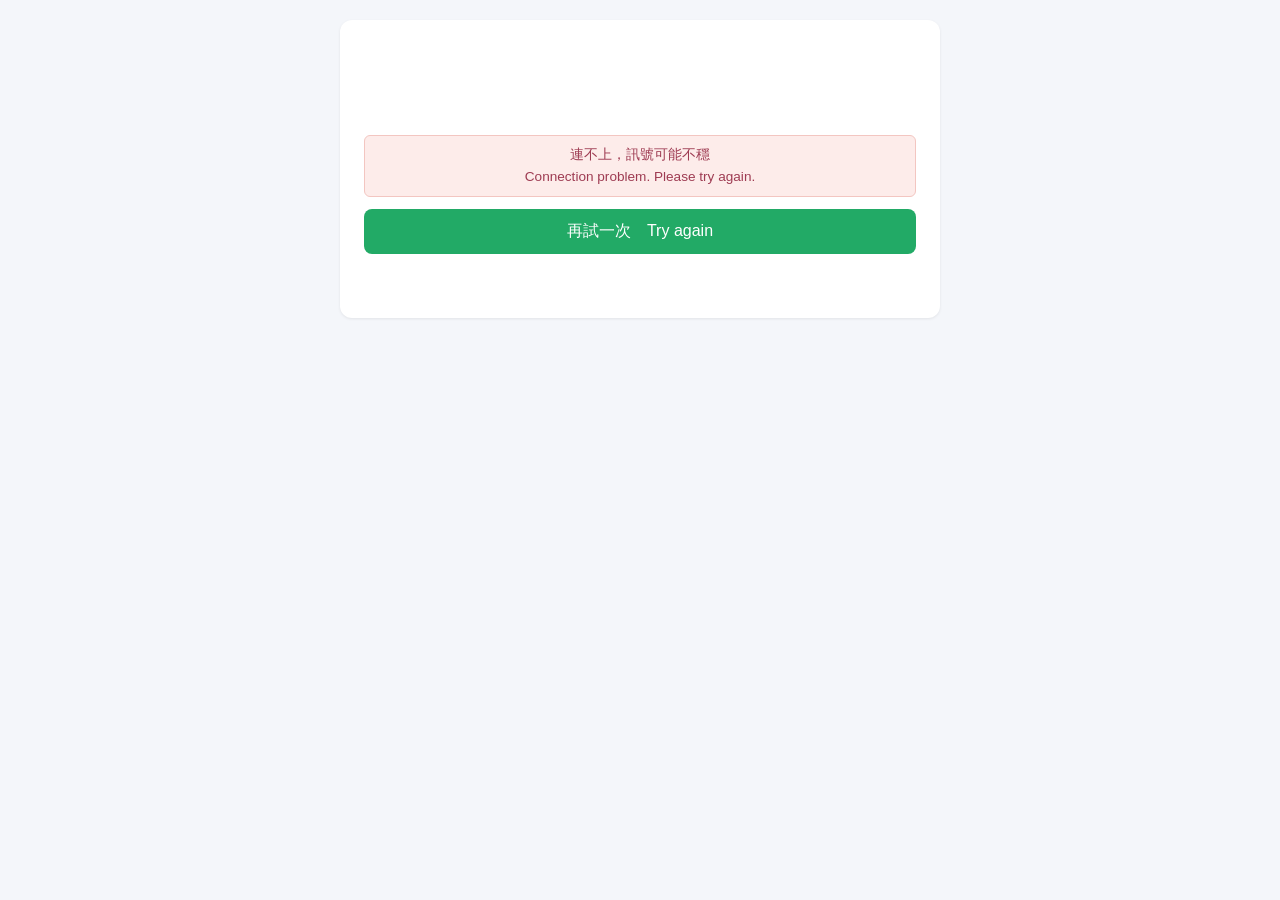
<file: vac.html>
<!DOCTYPE html>
<html>
<head>
<meta charset="utf-8">
<meta name="viewport" content="width=device-width, initial-scale=1, viewport-fit=cover">
<link rel="icon" href="icon-192.png">
<link rel="apple-touch-icon" href="apple-touch-icon.png">
<title>Vacation Questionnaire · 返鄉休假問卷</title>
<!-- ⛔ 這四行是給 LINE／Messenger 的預覽卡看的，不是給瀏覽器看的。
     沒有它們的話，LINE 的爬蟲會去抓畫面上的字，而載入中的畫面只有
     「…」跟那個還沒顯示的「伺服器在喚醒，請再等一下」——
     **工人收到的預覽卡上就寫著「伺服器在喚醒」**，看起來像壞了。
     ⚠ 改了之後 LINE 會快取預覽卡，舊訊息上的還是舊的，這是正常的。 -->
<meta property="og:title" content="返鄉休假問卷 · Vacation Questionnaire">
<meta property="og:description" content="填好這一份，我們才能幫你辦返鄉手續。Fill this in so we can arrange your trip home.">
<meta property="og:image" content="https://mousteven.github.io/yuher-app/apple-touch-icon.png">
<meta name="description" content="填好這一份，我們才能幫你辦返鄉手續。Fill this in so we can arrange your trip home.">
<!--
  返鄉休假 / 期滿離境問卷：移工自己填的那一頁

  ⛔ 這一頁住在 GitHub Pages，不在 Apps Script（2026-09-22 搬過來）。
     原因跟 h.html（體檢通知）、sign.html（宣導簽到）一模一樣：
     Apps Script 代管的網頁，Google 會在最上面掛一條
     「這個應用程式是由 Google Apps Script 的使用者建立　檢舉濫用情形」。
     填這份問卷的是要回國的移工，「檢舉濫用情形」六個字等於「這是詐騙」。
     它在我們的頁面外層，程式裡移不掉——只能不要住在那裡。

  ⛔ 所以沒有 google.script.run，改用 fetch 打 JSON 介面
     （後端 VacationPub.gs 的 vacInit / vacSubmit，經由 hcApi_）。
     ⚠ POST 一定要用 text/plain。用 application/json 會觸發 preflight，
       而 Apps Script 沒有 doOptions，整個請求會被瀏覽器擋掉。

  ⛔ fetch **沒有預設逾時**。訊號差的時候請求會既不回應也不失敗，
     畫面就永遠卡在「載入中」。2026-09-21 在 sign.html 踩過，
     這裡一開始就把逾時與重試放進去。

  ⛔ 檔名 vac.html 與參數不要改。舊的 ?page=vacation 由 Code.gs 轉址過來。

  六種語言：中／英／他加祿／越南／泰／印尼。
  ⚠ 越、泰、印三本是 2026-09-22 新加的，**還沒有人審過**。
-->
<style>
  * { box-sizing: border-box; }
  body { font-family: -apple-system, "Segoe UI", "PingFang TC", "Noto Sans", sans-serif; background:#F4F6FA; margin:0; padding:0; color:#1a1a1a; }
  .wrap { max-width: 480px; margin: 0 auto; padding: 24px 16px; }
  .wrap.wide { max-width: 960px; }
  .card { background:#fff; border-radius:12px; padding:24px; box-shadow:0 1px 3px rgba(0,0,0,0.08); }
  h1 { font-size:20px; margin:0 0 12px; }
  h2 { font-size:16px; margin:28px 0 12px; border-top:1px solid #eee; padding-top:20px; }
  label { display:block; font-size:13px; color:#555; margin:14px 0 4px; }
  input, select, textarea { width:100%; padding:10px; border:1px solid #ccc; border-radius:8px; font-size:15px; font-family:inherit; }
  textarea { min-height:80px; }
  .btn { display:inline-block; margin-top:20px; padding:12px 20px; background:#1B3B6F; color:#fff; border:none; border-radius:8px; font-size:15px; cursor:pointer; text-decoration:none; text-align:center; }
  .btn.secondary { background:#64748b; }
  .menu { display:flex; flex-direction:column; gap:10px; margin-top:20px; }
  .menu .btn { margin:0; }
  .langbar { margin-top:16px; font-size:13px; }
  .langbar a { margin-right:10px; color:#1B3B6F; text-decoration:none; }
  .langbar a.active { font-weight:bold; text-decoration:underline; }
  .home-btn { display:inline-block; margin-bottom:16px; font-size:13px; color:#1B3B6F; text-decoration:none; }
  .result { margin-top:16px; padding:14px; background:#ecfdf5; border-radius:8px; color:#065f46; }
  .announcement { padding:14px 0; border-bottom:1px solid #eee; }
  .announcement .tag { font-size:12px; color:#1B3B6F; font-weight:bold; }
  table { width:100%; border-collapse:collapse; font-size:13px; margin-top:10px; }
  th, td { border:1px solid #e5e7eb; padding:6px 8px; text-align:left; vertical-align:top; }
  pre { white-space:pre-wrap; margin:0; font-size:12px; }
  .navlink { font-size:13px; margin-bottom:16px; display:inline-block; }
  .copyable { cursor:pointer; }
  .copyable:hover { background:#eff6ff; }
  #search { margin-bottom:4px; }
  .hint { color:#888; font-size:12px; margin:0 0 12px; }
  .submitted-cell { white-space:pre-line; min-width:220px; }
  .badge { display:inline-block; background:#fef3c7; color:#92400e; border-radius:6px; padding:1px 6px; font-size:11px; margin-left:6px; }
  .actions button { margin:2px 0; display:block; width:100%; }
  details.owwa-detail summary { cursor:pointer; color:#1B3B6F; font-size:12px; }
  details.owwa-detail pre { margin-top:6px; }
  .status-未處理 { color:#b45309; font-weight:bold; }
  .status-已處理 { color:#15803d; font-weight:bold; }
  .img-link { display:inline-block; margin-top:6px; font-size:12px; color:#1B3B6F; }
  .reminder-cell button { margin-top:4px; font-size:12px; padding:4px 8px; }
  .reply-cell { font-size:12px; }
  .mode-row { display: flex; gap: 16px; margin-top: 6px; }
  .mode-row label { font-weight: normal; margin-top: 0; display: flex; align-items: center; gap: 4px; font-size: 14px; }
  .mode-row input { width: auto; }
</style>
<style>
  body { max-width: 640px; margin: 0 auto; padding: 20px; }
  .radio-row { display: flex; gap: 16px; margin-top: 6px; }
  .radio-row label { font-weight: normal; margin-top: 0; display: flex; align-items: center; gap: 4px; }
  .radio-row input { width: auto; }
  .hint-warn { color: #9E3B52; background: #fdecea; padding: 8px 10px; border-radius: 6px; margin-top: 8px; font-size: 0.85em; line-height: 1.6; border: 1px solid #f3c6c1; }
  #submitBtn { margin-top: 24px; width: 100%; padding: 12px; background: #2a6; color: #fff; border: none; border-radius: 8px; font-size: 16px; cursor: pointer; }
  #submitBtn:disabled { background: #aaa; }
  #msg { margin-top: 16px; padding: 12px; border-radius: 8px; display: none; }
  #msg.ok { display: block; background: #e6f7ec; color: #1a7a3d; }
  #msg.err { display: block; background: #fdecea; color: #9E3B52; }
  .conditional { display: none; }
  fieldset { border: 1px solid #ddd; border-radius: 8px; margin-top: 16px; padding: 12px; }
  legend { font-weight: bold; padding: 0 6px; }
  .cat-tabs { display:flex; gap:8px; margin-top:6px; }
  .cat-tab { flex:1 1 auto; padding:8px 10px; border:1px solid #ccc; border-radius:8px; background:#fff; font-size:14px; cursor:pointer; }
  .cat-tab.active { background:#2a6; color:#fff; border-color:#2a6; }
  .employer-select { margin-top:10px; }
  .locked-employer-name { margin-top:6px; padding:10px 12px; background:#eff6f7; border:1px solid #b8d7dc; border-radius:8px; font-weight:bold; }
  .photo-thumbs { display:flex; flex-wrap:wrap; gap:8px; margin-top:10px; }
  .photo-thumb { position:relative; width:80px; height:80px; border-radius:8px; overflow:hidden; border:1px solid #ddd; }
  .photo-thumb img { width:100%; height:100%; object-fit:cover; display:block; }
  .photo-thumb button { position:absolute; top:2px; right:2px; width:20px; height:20px; line-height:18px; padding:0; border-radius:50%; border:none; background:rgba(0,0,0,0.6); color:#fff; font-size:14px; cursor:pointer; }
</style></head>
<body>
<div class="card">
<div class="langbar" id="langbar"><span id="langLabel"></span><br></div>
<h1 data-i18n="vacPageTitle"></h1>

<div id="boot" style="padding:40px 0;text-align:center;color:#888">…<div id="bootSlow" style="display:none;margin-top:10px;font-size:13px">伺服器在喚醒，請再等一下<br>Waking up the server, please wait…</div></div>
<div id="wrap" style="display:none">
<form id="vacForm">
  <div id="employerPickerWrap">
    <label data-i18n="formEmployer"></label>
    <div class="cat-tabs">
      <button type="button" class="cat-tab active" id="catTabFactory" data-cat="factory" data-i18n="factoryGroup"></button>
      <button type="button" class="cat-tab" id="catTabCaretaker" data-cat="caretaker" data-i18n="caretakerGroup"></button>
    </div>
    <select id="employerFactory" class="employer-select" required><option value="" data-i18n="vacAirportSelect"></option></select>
    <select id="employerCaretaker" class="employer-select" style="display:none;"><option value="" data-i18n="vacAirportSelect"></option></select>
  </div>
  <div id="employerLockedWrap" style="display:none">
    <label data-i18n="formEmployer"></label>
    <div class="locked-employer-name" id="employerLockedName"></div>
  </div>

  <label data-i18n="vacName"></label>
  <input type="text" id="name" required>
  <div class="hint" data-i18n="vacNameHint"></div>

  <label data-i18n="vacEmail"></label>
  <input type="email" id="email" required>
  <div class="hint" data-i18n="vacEmailHint"></div>

  <!-- 台灣手機。⛔ type=tel 不要用 type=number——
       0912 開頭的號碼在 number 欄位會被吃掉前面那個 0，
       而且 number 在手機上跳出來的是有加減號的計算機鍵盤。 -->
  <label data-i18n="vacPhone"></label>
  <input type="tel" id="twPhone" inputmode="tel" autocomplete="tel" required>
  <div class="hint" data-i18n="vacPhoneHint"></div>

  <fieldset>
    <legend data-i18n="vacTypeLegend"></legend>
    <div class="radio-row">
      <label><input type="radio" name="type" value="vacation" checked required> <span data-i18n="vacTypeVacation"></span></label>
    </div>
    <div class="radio-row">
      <label><input type="radio" name="type" value="departure" required> <span data-i18n="vacTypeDeparture"></span></label>
    </div>
    <div class="hint" data-i18n="vacTypeHint"></div>
  </fieldset>

  <label data-i18n="vacAskedBoss"></label>
  <select id="askedBoss" required>
    <option value="yes" data-i18n="yesLabel"></option>
    <option value="no" data-i18n="noLabel"></option>
  </select>
  <div class="hint" data-i18n="vacAskedBossHint"></div>

  <label data-i18n="vacDepartureDate"></label>
  <input type="date" id="departureDate" required>
  <div class="hint" data-i18n="vacDepartureDateHint"></div>

  <label id="returnDateLabel" data-i18n="vacReturnDateLabel"></label>
  <input type="date" id="returnDate">
  <div id="returnDateHint" class="hint" data-i18n="vacReturnDateHint"></div>

  <label id="leaveDaysLabel" class="conditional" data-i18n="vacLeaveDaysLabel"></label>
  <input type="text" id="leaveDays" class="conditional" readonly>
  <div id="leaveDaysHint" class="hint conditional" data-i18n="vacLeaveDaysHint"></div>

  <!-- ⛔ 機場清單看「要回哪一個國家」，不是看語言。
       菲籍工人用英文介面，但他要飛的是菲律賓；越南籍也可能因為看得懂而選英文。
       綁在語言上的話，選英文的越南人會看到一整排菲律賓機場。 -->
  <label data-i18n="vacCountryLabel"></label>
  <select id="country" required>
    </select>
  <div class="hint" data-i18n="vacCountryHint"></div>

  <label data-i18n="vacTicketArrangement"></label>
  <select id="ticketArrangement" required>
    <option value="self" data-i18n="vacTicketSelf"></option>
    <option value="agency" data-i18n="vacTicketAgency"></option>
  </select>
  <div class="hint" data-i18n="vacTicketHint"></div>

  <div id="agencyFields" class="conditional">
    <label data-i18n="vacAirportLabel"></label>
    <!-- 選項由 updateAirports() 依「要回哪一個國家」填。
         ⛔ 不要寫死在這裡——四個國家四份清單，寫死就是四份要各自維護。 -->
    <select id="ticketAirport"></select>
    <div id="ticketAirportOtherWrap" class="conditional">
      <input type="text" id="ticketAirportOther" data-i18n-ph="vacAirportOtherPlaceholder" placeholder="">
    </div>
    <div class="hint" data-i18n="vacAirportHint"></div>

    <label data-i18n="vacDomesticConn"></label>
    <select id="domesticConnection">
      <option value="no" data-i18n="noLabel"></option>
      <option value="yes" data-i18n="yesLabel"></option>
    </select>
    <div class="hint" data-i18n="vacDomesticConnHint"></div>

    <div id="domesticAirportWrap" class="conditional">
      <label data-i18n="vacDomesticAirportLabel"></label>
      <select id="domesticAirport"></select>
      <div id="domesticAirportOtherWrap" class="conditional">
        <input type="text" id="domesticAirportOther" data-i18n-ph="vacDomesticAirportOtherPlaceholder" placeholder="">
      </div>
    </div>

    <label data-i18n="vacExtraBaggage"></label>
    <select id="extraBaggage">
      <option value="no" data-i18n="noLabel"></option>
      <option value="yes" data-i18n="yesLabel"></option>
    </select>
    <div class="hint" data-i18n="vacExtraBaggageHint"></div>

    <label id="extraBaggageKgLabel" class="conditional" data-i18n="vacExtraBaggageKgLabel"></label>
    <select id="extraBaggageKg" class="conditional">
      <option value="" data-i18n="vacAirportSelect"></option>
      <option value="5">+5 kg</option>
      <option value="10">+10 kg</option>
      <option value="15">+15 kg</option>
      <option value="20">+20 kg</option>
      <option value="25">+25 kg</option>
      <option value="30">+30 kg</option>
    </select>
    <div id="extraBaggageKgHint" class="hint conditional" data-i18n="vacExtraBaggageKgHint"></div>
  </div>

  <label data-i18n="vacPickupLabel"></label>
  <select id="pickupService" required>
    <option value="yes" data-i18n="vacPickupNeed"></option>
    <option value="no" data-i18n="vacPickupSelf"></option>
  </select>
  <div id="pickupWarnSelf" class="hint-warn conditional" data-i18n="vacPickupWarnSelf"></div>

  <div id="oecSection">
    <label data-i18n="vacOecLabel"></label>
    <select id="knowsOEC">
      <option value="yes" data-i18n="vacOecYes"></option>
      <option value="no" data-i18n="vacOecNo"></option>
    </select>
    <div class="hint" data-i18n="vacOecHint"></div>
  </div>

  <label data-i18n="vacPassportLabel"></label>
  <select id="passportValid" required>
    <option value="yes" data-i18n="yesLabel"></option>
    <option value="no" data-i18n="noLabel"></option>
    <option value="unsure" data-i18n="unsureLabel"></option>
  </select>
  <div class="hint" data-i18n="vacPassportHint"></div>

  <label id="arcValidLabel" data-i18n="vacArcValidLabel"></label>
  <select id="arcValid">
    <option value="yes" data-i18n="yesLabel"></option>
    <option value="no" data-i18n="noLabel"></option>
    <option value="na" data-i18n="naLabel"></option>
  </select>
  <div id="arcValidHint" class="hint" data-i18n="vacArcValidHint"></div>

  <label id="arcMultipleEntryLabel" data-i18n="vacArcMultipleLabel"></label>
  <select id="arcMultipleEntry">
    <option value="yes" data-i18n="yesLabel"></option>
    <option value="no" data-i18n="noLabel"></option>
    <option value="unsure" data-i18n="unsureLabel"></option>
  </select>
  <div id="arcMultipleEntryHint" class="hint" data-i18n="vacArcMultipleHint"></div>

  <label data-i18n="vacRelationLabel"></label>
  <select id="overseasContactRelation" required>
    <option value="" data-i18n="vacRelSelect"></option>
    </select>

  <label data-i18n="vacPhoneLabel"></label>
  <input type="tel" id="overseasContactPhone" required>
  <div class="hint" data-i18n="vacPhoneHint"></div>

  <div id="photoSection" class="conditional">
    <label data-i18n="vacPhotoLabel"></label>
    <input type="file" id="photo" accept="image/*" multiple>
    <div class="hint" data-i18n="vacPhotoHint"></div>
    <div id="photoThumbs" class="photo-thumbs"></div>
  </div>

  <button type="submit" id="submitBtn" data-i18n="vacSubmitBtn"></button>
</form>
<!-- ⛔ 2026-09-22：搬到 Pages 的時候這一行被切掉了（拆檔的程式切在 </form>，
     而它在 </form> 之後一行）。#msg 的樣式有跟過來，元素沒有——
     結果送出時 msg.className 對 null 設值，**任何人都送不出去**。
     靜態檢查抓不到（樣式在、id 不在），只有真的按下送出才會爆。 -->
<div id="msg"></div>
</div>
</div>
<canvas id="resizeCanvas" style="display:none"></canvas>

<script>
/* ── 後端 ─────────────────────────────────────────────
   ⛔ fetch 沒有預設逾時。訊號很差的時候請求會既不回應也不失敗，
      promise 永遠掛著，畫面停在「…」——沒有錯誤、沒有重試。
      每次 15 秒，自動重試共 3 次，全部失敗才放棄。 */
var API_ = 'https://script.google.com/macros/s/AKfycbycLQO2yrDYoKEl0DwIC07-Ll8nuLCxrIUhawIrBH1aWbIyislfe9VsonWBW8zYbdudSA/exec';
/* ⛔ 2026-09-22：本來是 15 秒試 3 次。實測 Apps Script 冷啟動要 30～36 秒，
   15 秒就掐掉等於**永遠等不到冷啟動跑完**，掐一次又重叫一次只會更慢，
   最後畫面顯示「連不上」——但網路其實是好的。
   改成 40 秒試 2 次：第一次就給冷啟動跑完的時間，總預算還比原本多。
   ⚠ 不要為了「快點失敗」把它調回去，工廠的工人寧可多等也不想重填。 */
var API_TIMEOUT_ = 40000, API_TRIES_ = 2;

function apiFetch_(url, opt, tries, ok, bad) {
  var ctl = null, timer = null, done = false;
  try { ctl = new AbortController(); } catch (e) {}
  if (ctl) opt = Object.assign({}, opt, { signal: ctl.signal });
  function finish(fn, arg) { if (done) return; done = true; clearTimeout(timer); fn(arg); }
  function again() { if (tries > 1) apiFetch_(url, opt, tries - 1, ok, bad); else if (bad) bad(); }
  timer = setTimeout(function () {
    if (ctl) { try { ctl.abort(); } catch (e2) {} }
    finish(again);
  }, API_TIMEOUT_);
  fetch(url, opt).then(function (r) { return r.json(); })
    .then(function (j) { finish(ok, j); })
    .catch(function () { finish(again); });
}
function api(fn, body, ok, bad) {
  if (body) {
    body.api = fn;
    apiFetch_(API_, { method: 'POST',
      headers: { 'Content-Type': 'text/plain;charset=utf-8' },
      body: JSON.stringify(body) }, API_TRIES_, ok, bad);
  } else {
    apiFetch_(API_ + '?api=' + encodeURIComponent(fn) +
      '&lang=' + encodeURIComponent(currentLang) +
      (INV_TOKEN ? ('&t=' + encodeURIComponent(INV_TOKEN)) : ''),
      {}, API_TRIES_, ok, bad);
  }
}

/* 網址上的 ?lang= / ?employer= / ?cat=，跟搬家前一樣。 */
function qs(k) {
  var m = new RegExp('[?&]' + k + '=([^&]*)').exec(location.search || '');
  return m ? decodeURIComponent(m[1]) : '';
}
var currentLang = qs('lang') || 'en';
/* ⛔ ?t= 是「這一條連結就是你本人的」。跟 ?employer= 不一樣：
   employer 只是先幫他選好雇主，t 會把他的姓名與名冊上的手機帶進來。
   ⚠ 外國人編號不寫在網址上——那是流水號，加一就是別人。 */
var INV_TOKEN = qs('t') || '';
var presetEmployer = qs('employer') || '';
var presetCat = qs('cat') || '';
var I18N = {}, AIRPORTS = {}, RELATIONS = {}, COUNTRIES = {}, LANG_LABELS = {};
var T_SELECT = '', T_OTHER = '';
function T(k) {
  var d = I18N[currentLang] || I18N.zh || {};
  return d[k] || (I18N.zh || {})[k] || k;
}

/* ⛔ 載入失敗不要只寫一句話就結束——移工在工廠，訊號是一陣一陣的，
   要給他一顆按得下去的按鈕，不然他只能關掉頁面走人。 */
function bootFail() {
  $('boot').innerHTML =
    '<div class="hint-warn">連不上，訊號可能不穩<br>' +
    'Connection problem. Please try again.</div>' +
    '<button type="button" id="rt" style="width:100%;margin-top:12px;padding:12px;' +
    'background:#2a6;color:#fff;border:none;border-radius:8px;font-size:16px">' +
    '再試一次　Try again</button>';
  $('rt').addEventListener('click', function () { location.reload(); });
}

/* 冷啟動時畫面會停在「…」三十幾秒。不講話的話工人會以為壞掉然後關掉。 */
  var slowTimer = setTimeout(function () {
    var el = $('bootSlow'); if (el) el.style.display = 'block';
  }, 8000);
  api('vacInit', null, function (r) {
  clearTimeout(slowTimer);
  if (!r || !r.ok) { bootFail(); return; }
  I18N = r.i18n; AIRPORTS = r.airports; RELATIONS = r.relations;
  COUNTRIES = r.countries; LANG_LABELS = r.labels;
  if (r.langs.indexOf(currentLang) === -1) currentLang = 'en';
  buildLangBar(r.langs);
  buildCountries();
  buildRelations();
  T_SELECT = T('vacAirportSelect'); T_OTHER = T('relOther');
  fillEmployers(r.employers);
  /* ⛔ 帶入要排在「把表單顯示出來」**之前**。
     排在後面的話，表單會先空白地出現幾個影格再跳出名字——
     那一瞬間看起來就像沒帶到，而工人已經開始打字了。 */
  vacPrefill(r.who);
  $('boot').style.display = 'none';
  $('wrap').style.display = '';
  applyLangTexts(currentLang);
  updateAirports(true);
  updateConditionals();
}, bootFail);

/* 邀請連結：把他的姓名、名冊上的手機、還有雇主帶進來。

   ⛔ 2026-09-23 之前這裡是**第二趟**請求（vacWho）。
      vacInit 回來畫面才出現，接著才發第二個請求，
      而 Apps Script 冷啟動一趟就三十幾秒——
      工人看到的是一張**空白的表**，他就自己開始打字了，
      等 vacWho 回來時下面那個「已經有值就不要蓋掉」的防呆
      剛好讓它什麼都不做。**看起來就是「帶入根本沒作用」。**
      現在 vacInit 一趟就把 who 一起帶回來，沒有那個空窗。

   ⛔ 姓名與手機**不要鎖死**。名字可能拼錯、手機常常是舊的——
      這一頁的目的之一就是讓他改。鎖起來的話他只能放棄。
   ⚠ 但**雇主要鎖**。那條連結是綁定某一家發出去的，
     而且這正是牟佑彬 2026-09-23 講的：
     「不要到了這個頁面之後還要再找他的工廠。」
     126 家工廠的下拉，在工廠裡用手機捲是不可能的事。

   ⚠ 查不到（連結太舊、或那個人不在名冊上了）就當作沒有這回事，
     整份表照樣填得完。絕對不要因此擋住他。 */
function vacPrefill(who) {
  if (!who || !who.ok) return;
  /* ⛔ 中文名與原文名兩個都要印。牟佑彬 2026-09-23：
     「有些工人看不懂他自己的中文名字」——中文名是我們取的，
     他護照上寫的是 TRAN HAI LAM。只印中文他不確定這張表是不是他的。
     ⚠ 這一格的說明寫著「請照護照上的名字」，所以原文名一定要在。 */
  var nm = [who.name, who.orig].filter(Boolean).join('　');
  if (nm && !$('name').value) $('name').value = nm;
  if (who.phone && !$('twPhone').value) $('twPhone').value = who.phone;
  /* ⛔ 國籍要預設成他自己的國家。之前一律停在第一個選項（菲律賓），
     越南籍的工人看到的是菲律賓，**底下的機場清單也跟著是菲律賓的**。
     ⚠ 換國家之後一定要重畫機場（updateAirports），
       不然選單裡留著上一個國家的機場，他選得到卻是錯的。 */
  /* ⛔ **不要**加 `!$('country').value` 這種防呆。
     姓名是 <input>，沒填就是空字串，防呆成立；
     但國家是 <select>，而且選單沒有「請選擇」這一格——
     瀏覽器一定會自動選第一個（ph 菲律賓），value 永遠不是空的，
     防呆永遠成立不了，等於這一行從來沒有執行過。
     2026-09-23 實機跑過才發現：靜態斷言看得到這一行存在，
     看不到它其實沒有生效。 */
  if (who.country && $('country')) {
    $('country').value = who.country;
    if ($('country').value === who.country &&
        typeof updateAirports === 'function') updateAirports(true);
  }
  if (!who.employer) return;
  setActiveCat(who.cat === 'caretaker' ? 'caretaker' : 'factory');
  var sel = activeEmployerSelect();
  sel.value = who.employer;
  /* 11/19：名冊（雇主清單的來源）幾乎沒有南投，小禾改從 IEI 找人。
     雇主是邀請連結那一列寫的（伺服器端），不是工人自己打的，清單沒有就補一個再鎖。 */
  if (sel.value !== who.employer) {
    var op = document.createElement('option');
    op.value = op.textContent = who.employer; sel.appendChild(op); sel.value = who.employer;
  }
  /* ⛔ 對不到就不要鎖。名冊改了名字、或這家已經不在清單裡的時候，
     鎖起來等於讓他送出一個空的雇主——那筆案件會開在沒有人身上。 */
  if (sel.value !== who.employer) return;
  $('employerPickerWrap').style.display = 'none';
  $('employerLockedWrap').style.display = '';
  $('employerLockedName').textContent = who.employer;
}

function buildLangBar(langs) {
  $('langLabel').textContent = T('langSwitchLabel') + '：';
  var bar = $('langbar');
  langs.forEach(function (c) {
    var a = document.createElement('a');
    a.href = '#'; a.setAttribute('data-lang', c);
    a.textContent = LANG_LABELS[c] || c;
    if (c === currentLang) a.className = 'active';
    a.addEventListener('click', function (e) { e.preventDefault(); setLang(c); });
    bar.appendChild(a);
  });
}
function buildCountries() {
  var sel = $('country');
  (COUNTRIES[currentLang] || []).forEach(function (c) {
    var o = document.createElement('option');
    o.value = c.value; o.textContent = c.label; sel.appendChild(o);
  });
}
function buildRelations() {
  var sel = $('overseasContactRelation');
  var o0 = document.createElement('option');
  o0.value = ''; o0.setAttribute('data-i18n', 'vacRelSelect'); sel.appendChild(o0);
  (RELATIONS[currentLang] || []).forEach(function (x) {
    var o = document.createElement('option');
    o.value = x.value; o.setAttribute('data-i18n', x.key); sel.appendChild(o);
  });
}


/* 四個國家的機場清單。⛔ 從 I18n.gs 的 VAC_AIRPORTS_ 來，
   一份來源——後台摘要的中文機場名也讀同一張表。 */
function applyLangTexts(code) {
    var dict = I18N[code] || I18N.zh;
    /* ⛔ 這一行本來只在 buildLangBar 跑（開場一次），所以切語言之後
       左上角的「語言：」還停在剛進來那個語言。 */
    $('langLabel').textContent = (dict.langSwitchLabel || I18N.zh.langSwitchLabel) + '：';
    document.querySelectorAll('[data-i18n]').forEach(function(el) {
      var key = el.getAttribute('data-i18n');
      el.textContent = dict[key] || I18N.zh[key] || key;
    });
    document.querySelectorAll('[data-i18n-ph]').forEach(function(el) {
      var key = el.getAttribute('data-i18n-ph');
      el.placeholder = dict[key] || I18N.zh[key] || key;
    });
    document.querySelectorAll('#langbar a[data-lang]').forEach(function(a) {
      if (a.getAttribute('data-lang') === code) a.classList.add('active');
      else a.classList.remove('active');
    });
  }

  function setLang(code) {
    if (!I18N[code]) return;
    currentLang = code;
    applyLangTexts(code);
    /* ⛔ 國家、關係、機場三個選單的文字是資料不是 data-i18n，
       applyLangTexts 碰不到——換語言要自己重建，
       不然越南人切到英文之後那三個選單還是越南文。 */
    T_SELECT = T('vacAirportSelect'); T_OTHER = T('relOther');
    var keepC = $('country').value;
    $('country').innerHTML = ''; buildCountries(); $('country').value = keepC;
    var keepR = $('overseasContactRelation').value;
    $('overseasContactRelation').innerHTML = ''; buildRelations();
    $('overseasContactRelation').value = keepR;
    applyLangTexts(code);
    updateAirports(true);
    updateLeaveDays();
    var url = new URL(window.location.href);
    url.searchParams.set('lang', code);
    history.replaceState(null, '', url.toString());
  }

  /* 語言列的點擊在 buildLangBar() 裡就綁好了——那些 <a> 是 JS 生的。 */

  var employerFactorySel = document.getElementById('employerFactory');
  var employerCaretakerSel = document.getElementById('employerCaretaker');
  var currentCat = 'factory';

  function activeEmployerSelect() {
    return currentCat === 'caretaker' ? employerCaretakerSel : employerFactorySel;
  }

  function setActiveCat(cat) {
    currentCat = (cat === 'caretaker') ? 'caretaker' : 'factory';
    document.getElementById('catTabFactory').classList.toggle('active', currentCat === 'factory');
    document.getElementById('catTabCaretaker').classList.toggle('active', currentCat === 'caretaker');
    employerFactorySel.style.display = (currentCat === 'factory') ? 'block' : 'none';
    employerCaretakerSel.style.display = (currentCat === 'caretaker') ? 'block' : 'none';
    employerFactorySel.required = (currentCat === 'factory');
    employerCaretakerSel.required = (currentCat === 'caretaker');
  }

  document.getElementById('catTabFactory').addEventListener('click', function() {
    employerCaretakerSel.value = '';
    setActiveCat('factory');
  });
  document.getElementById('catTabCaretaker').addEventListener('click', function() {
    employerFactorySel.value = '';
    setActiveCat('caretaker');
  });

  /* 雇主名單在 vacInit 一次拿回來，這裡只負責填。 */
  function fillEmployers(opts){
    function fillSelect(sel, items) {
      (items || []).forEach(function(it) {
        var o = document.createElement('option');
        o.value = it.value; o.textContent = it.label; sel.appendChild(o);
      });
    }
    fillSelect(employerFactorySel, opts.factory);
    fillSelect(employerCaretakerSel, opts.caretaker);
    if (presetEmployer) {
      setActiveCat(presetCat);
      activeEmployerSelect().value = presetEmployer;
    }
  }


  function $(id) { return document.getElementById(id); }

  function updateLeaveDays() {
    var dict = I18N[currentLang] || I18N.zh;
    var type = document.querySelector('input[name="type"]:checked').value;
    var dep = $('departureDate').value;
    var ret = $('returnDate').value;
    if (type === 'departure' || !dep || !ret) { $('leaveDays').value = ''; return; }
    var d1 = new Date(dep + 'T00:00:00');
    var d2 = new Date(ret + 'T00:00:00');
    var diff = Math.round((d2 - d1) / 86400000);
    $('leaveDays').value = diff > 0 ? (diff + ' ' + dict.vacDaysUnit) : '';
  }

  /* 依「要回哪一個國家」重填兩個機場選單。
     ⚠ 重填會清掉已選的值——所以只在國家真的換掉的時候重填，
       不要每次 updateConditionals 都跑一遍。 */
  var AIR_FILLED_ = '';
  function updateAirports(force){
    var c = $('country').value;
    if(!force && c === AIR_FILLED_) return;
    AIR_FILLED_ = c;
    var g = (AIRPORTS[c] && AIRPORTS[c][currentLang]) || { intl: [], dom: [] };
    function fill(el, list){
      var keep = el.value;
      el.innerHTML = '<option value="">' + T_SELECT + '</option>' +
        list.map(function(a){
          return '<option value="' + a.value + '">' + a.label + '</option>';
        }).join('') +
        '<option value="other">' + T_OTHER + '</option>';
      /* 換國家之後原本選的那個機場多半不在新清單裡，留著會送出錯的代碼。 */
      el.value = [].some.call(el.options, function(o){ return o.value === keep; })
        ? keep : '';
    }
    fill($('ticketAirport'), g.intl);
    fill($('domesticAirport'), g.dom);
  }

  function updateConditionals() {
    var type = document.querySelector('input[name="type"]:checked').value;
    var isDeparture = (type === 'departure');
    updateAirports();
    $('returnDateLabel').style.display = isDeparture ? 'none' : 'block';
    $('returnDate').style.display = isDeparture ? 'none' : 'block';
    $('returnDateHint').style.display = isDeparture ? 'none' : 'block';
    $('returnDate').required = !isDeparture;
    $('arcValidLabel').style.display = isDeparture ? 'none' : 'block';
    $('arcValid').style.display = isDeparture ? 'none' : 'block';
    $('arcValidHint').style.display = isDeparture ? 'none' : 'block';
    $('arcValid').required = !isDeparture;
    $('arcMultipleEntryLabel').style.display = isDeparture ? 'none' : 'block';
    $('arcMultipleEntry').style.display = isDeparture ? 'none' : 'block';
    $('arcMultipleEntryHint').style.display = isDeparture ? 'none' : 'block';
    $('arcMultipleEntry').required = !isDeparture;
    /* ⛔ OEC 是菲律賓政府的規定，越／泰／印完全不適用——整題不出現，
       不是留著給他選「不適用」。條件是兩層：菲律賓 **且** 返鄉休假
       （期滿離境本來就不用辦）。 */
    var showOec = (!isDeparture && $('country').value === 'ph');
    $('oecSection').style.display = showOec ? 'block' : 'none';
    $('knowsOEC').required = showOec;

    var showLeaveDays = !isDeparture;
    $('leaveDaysLabel').style.display = showLeaveDays ? 'block' : 'none';
    $('leaveDays').style.display = showLeaveDays ? 'block' : 'none';
    $('leaveDaysHint').style.display = showLeaveDays ? 'block' : 'none';

    var ticket = $('ticketArrangement').value;
    var showAgency = (ticket === 'agency');
    $('agencyFields').style.display = showAgency ? 'block' : 'none';
    $('ticketAirport').required = showAgency;
    $('domesticConnection').required = showAgency;
    $('extraBaggage').required = showAgency;

    var airport = $('ticketAirport').value;
    var showAirportOther = (showAgency && airport === 'other');
    $('ticketAirportOtherWrap').style.display = showAirportOther ? 'block' : 'none';
    $('ticketAirportOther').required = showAirportOther;

    var domConn = $('domesticConnection').value;
    var showDomesticAirport = (showAgency && domConn === 'yes');
    $('domesticAirportWrap').style.display = showDomesticAirport ? 'block' : 'none';
    $('domesticAirport').required = showDomesticAirport;

    var domAirport = $('domesticAirport').value;
    var showDomesticAirportOther = (showAgency && domConn === 'yes' && domAirport === 'other');
    $('domesticAirportOtherWrap').style.display = showDomesticAirportOther ? 'block' : 'none';
    $('domesticAirportOther').required = showDomesticAirportOther;

    var baggage = $('extraBaggage').value;
    var showKg = showAgency && (baggage === 'yes');
    $('extraBaggageKgLabel').style.display = showKg ? 'block' : 'none';
    $('extraBaggageKg').style.display = showKg ? 'block' : 'none';
    $('extraBaggageKgHint').style.display = showKg ? 'block' : 'none';
    $('extraBaggageKg').required = showKg;

    var showPhoto = (ticket === 'self');
    $('photoSection').style.display = showPhoto ? 'block' : 'none';

    var pickup = $('pickupService').value;
    var showPickupWarn = (pickup === 'yes' && ticket === 'self');
    $('pickupWarnSelf').style.display = showPickupWarn ? 'block' : 'none';

    updateLeaveDays();
  }
  document.querySelectorAll('input[name="type"]').forEach(function(r){ r.addEventListener('change', updateConditionals); });
  $('country').addEventListener('change', function(){ updateAirports(true); updateConditionals(); });
  $('ticketArrangement').addEventListener('change', updateConditionals);
  $('ticketAirport').addEventListener('change', updateConditionals);
  $('domesticConnection').addEventListener('change', updateConditionals);
  $('domesticAirport').addEventListener('change', updateConditionals);
  $('extraBaggage').addEventListener('change', updateConditionals);
  $('pickupService').addEventListener('change', updateConditionals);
  /* input 與 change 都要聽。2026-09-22 實機測出來：Safari（iPhone）在
     日期選好之後只發 input，change 要等欄位失焦才補發——工人選完返台日
     直接按送出的話，休假天數是空的。Android 兩個都發。
     ⚠ 這兩支都只是重算，多跑一次沒有副作用。 */
  ['departureDate', 'returnDate'].forEach(function (id) {
    $(id).addEventListener('change', updateLeaveDays);
    $(id).addEventListener('input', updateLeaveDays);
  });
  /* ⚠ 不要在這裡跑 updateConditionals()——資料還沒回來，
     AIRPORTS 是空的。vacInit 回來之後才跑。 */

  function readPhotoAsBase64(file) {
    return new Promise(function(resolve, reject) {
      if (!file) { resolve(''); return; }
      var img = new Image();
      var reader = new FileReader();
      reader.onload = function(e) {
        img.onload = function() {
          var canvas = $('resizeCanvas');
          var maxDim = 1280;
          var scale = Math.min(1, maxDim / Math.max(img.width, img.height));
          canvas.width = img.width * scale;
          canvas.height = img.height * scale;
          var ctx = canvas.getContext('2d');
          ctx.drawImage(img, 0, 0, canvas.width, canvas.height);
          resolve(canvas.toDataURL('image/png').split(',')[1]);
        };
        img.onerror = function() { reject(new Error('image read failed')); };
        img.src = e.target.result;
      };
      reader.onerror = function() { reject(new Error('file read failed')); };
      reader.readAsDataURL(file);
    });
  }

  var selectedPhotos = [];
  function renderPhotoThumbs() {
    var wrap = $('photoThumbs');
    wrap.innerHTML = selectedPhotos.map(function(p, idx) {
      return '<div class="photo-thumb"><img src="data:image/png;base64,' + p + '"><button type="button" data-idx="' + idx + '">×</button></div>';
    }).join('');
    wrap.querySelectorAll('button').forEach(function(btn) {
      btn.addEventListener('click', function() {
        selectedPhotos.splice(parseInt(btn.getAttribute('data-idx'), 10), 1);
        renderPhotoThumbs();
      });
    });
  }
  $('photo').addEventListener('change', function(e) {
    var files = Array.prototype.slice.call(e.target.files);
    if (!files.length) return;
    Promise.all(files.map(readPhotoAsBase64)).then(function(base64s) {
      base64s.forEach(function(b64) { if (b64) selectedPhotos.push(b64); });
      renderPhotoThumbs();
      e.target.value = '';
    });
  });

  $('vacForm').addEventListener('submit', function(e) {
    e.preventDefault();
    var btn = $('submitBtn');
    var msg = $('msg');
    var dict = I18N[currentLang] || I18N.zh;
    msg.className = '';
    btn.disabled = true; btn.textContent = dict.vacSubmittingBtn;

    var type = document.querySelector('input[name="type"]:checked').value;
    var isDeparture = (type === 'departure');
    var ticket = $('ticketArrangement').value;

    if (ticket === 'self' && !selectedPhotos.length) {
      msg.textContent = dict.vacErrorPrefix + dict.vacPhotoLabel;
      msg.className = 'err';
      btn.disabled = false; btn.textContent = dict.vacSubmitBtn;
      return;
    }

    Promise.resolve(ticket === 'self' ? selectedPhotos : []).then(function(imagesBase64) {
      var payload = {
        employer: activeEmployerSelect().value,
        name: $('name').value,
        email: $('email').value,
        twPhone: $('twPhone').value,
        /* 邀請連結來的才有。後端拿它蓋「送出時間」，讓翻譯知道他填完了。 */
        t: INV_TOKEN,
        type: type,
        askedBoss: $('askedBoss').value,
        departureDate: $('departureDate').value,
        returnDate: isDeparture ? '' : $('returnDate').value,
        leaveDays: $('leaveDays').value,
        ticketArrangement: ticket,
        ticketAirport: $('ticketAirport').value,
        ticketAirportOther: $('ticketAirportOther').value,
        domesticConnection: $('domesticConnection').value,
        domesticAirport: $('domesticAirport').value,
        domesticAirportOther: $('domesticAirportOther').value,
        extraBaggage: $('extraBaggage').value,
        extraBaggageKg: $('extraBaggageKg').value,
        pickupService: $('pickupService').value,
        country: $('country').value,
        /* ⛔ 非菲律賓籍送 'na'。送 'no' 的話後台會看到
           「不知道，需要協助」——然後有人真的跑去幫越南籍工人辦 OEC。 */
        knowsOEC: (isDeparture || $('country').value !== 'ph')
                    ? 'na' : $('knowsOEC').value,
        passportValid: $('passportValid').value,
        arcValid: isDeparture ? 'na' : $('arcValid').value,
        arcMultipleEntry: isDeparture ? 'na' : $('arcMultipleEntry').value,
        overseasContactRelation: $('overseasContactRelation').value,
        overseasContactPhone: $('overseasContactPhone').value,
        imagesBase64: imagesBase64
      };

      /* ⛔ 送不出去的時候**不要清掉表單**——他填了十分鐘。
         按鈕放回去，讓他再按一次就好。 */
      api('vacSubmit', { payload: payload }, function (r) {
        if (r && r.ok) {
          msg.textContent = dict.vacSuccessMsg;
          msg.className = 'ok';
          $('vacForm').style.display = 'none';
          window.scrollTo(0, 0);
        } else {
          msg.textContent = dict.vacErrorPrefix + ((r && r.err) || '?');
          msg.className = 'err';
          btn.disabled = false; btn.textContent = dict.vacSubmitBtn;
        }
      }, function () {
        msg.textContent = dict.vacErrorPrefix + (dict.vacNetBad || 'network');
        msg.className = 'err';
        btn.disabled = false; btn.textContent = dict.vacSubmitBtn;
      });
    }).catch(function(err) {
      msg.textContent = dict.vacErrorPrefix + err.message;
      msg.className = 'err';
      btn.disabled = false; btn.textContent = dict.vacSubmitBtn;
    });
  });

</script>
</body>
</html>
</file>
